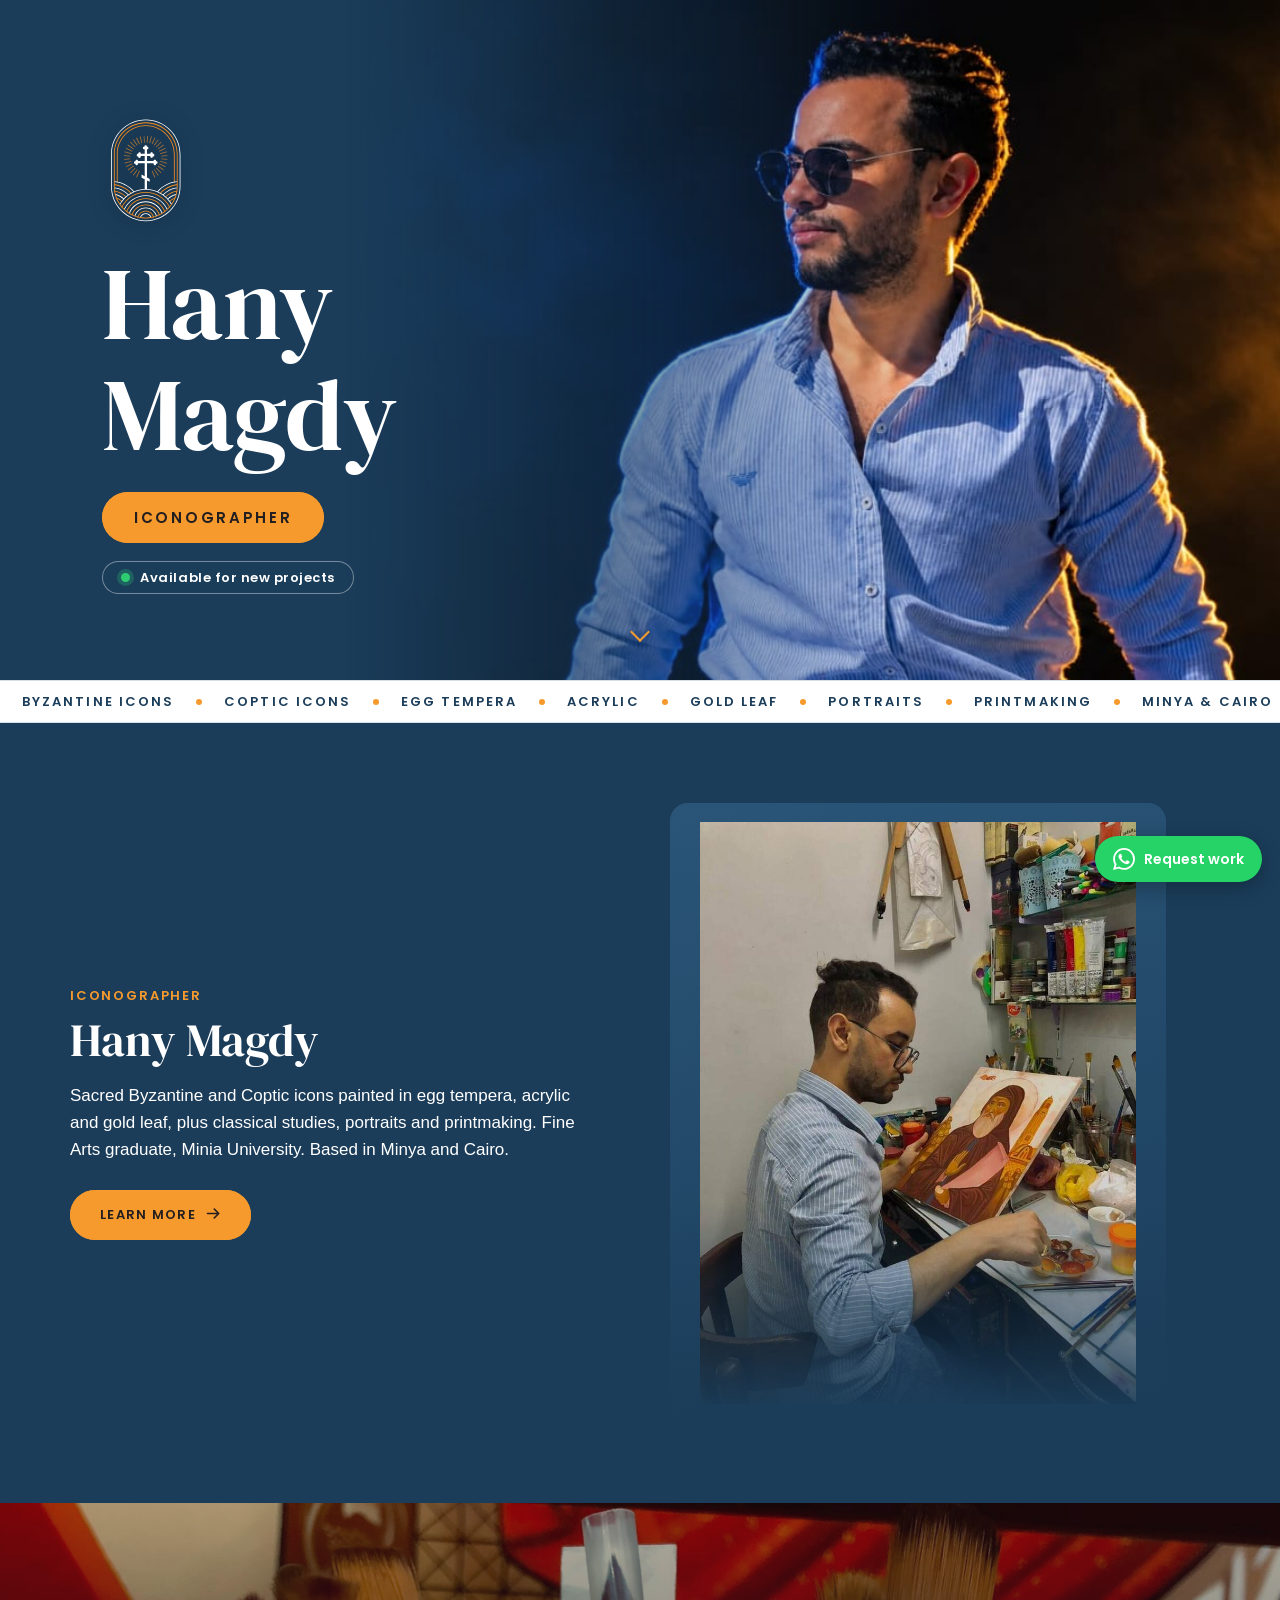
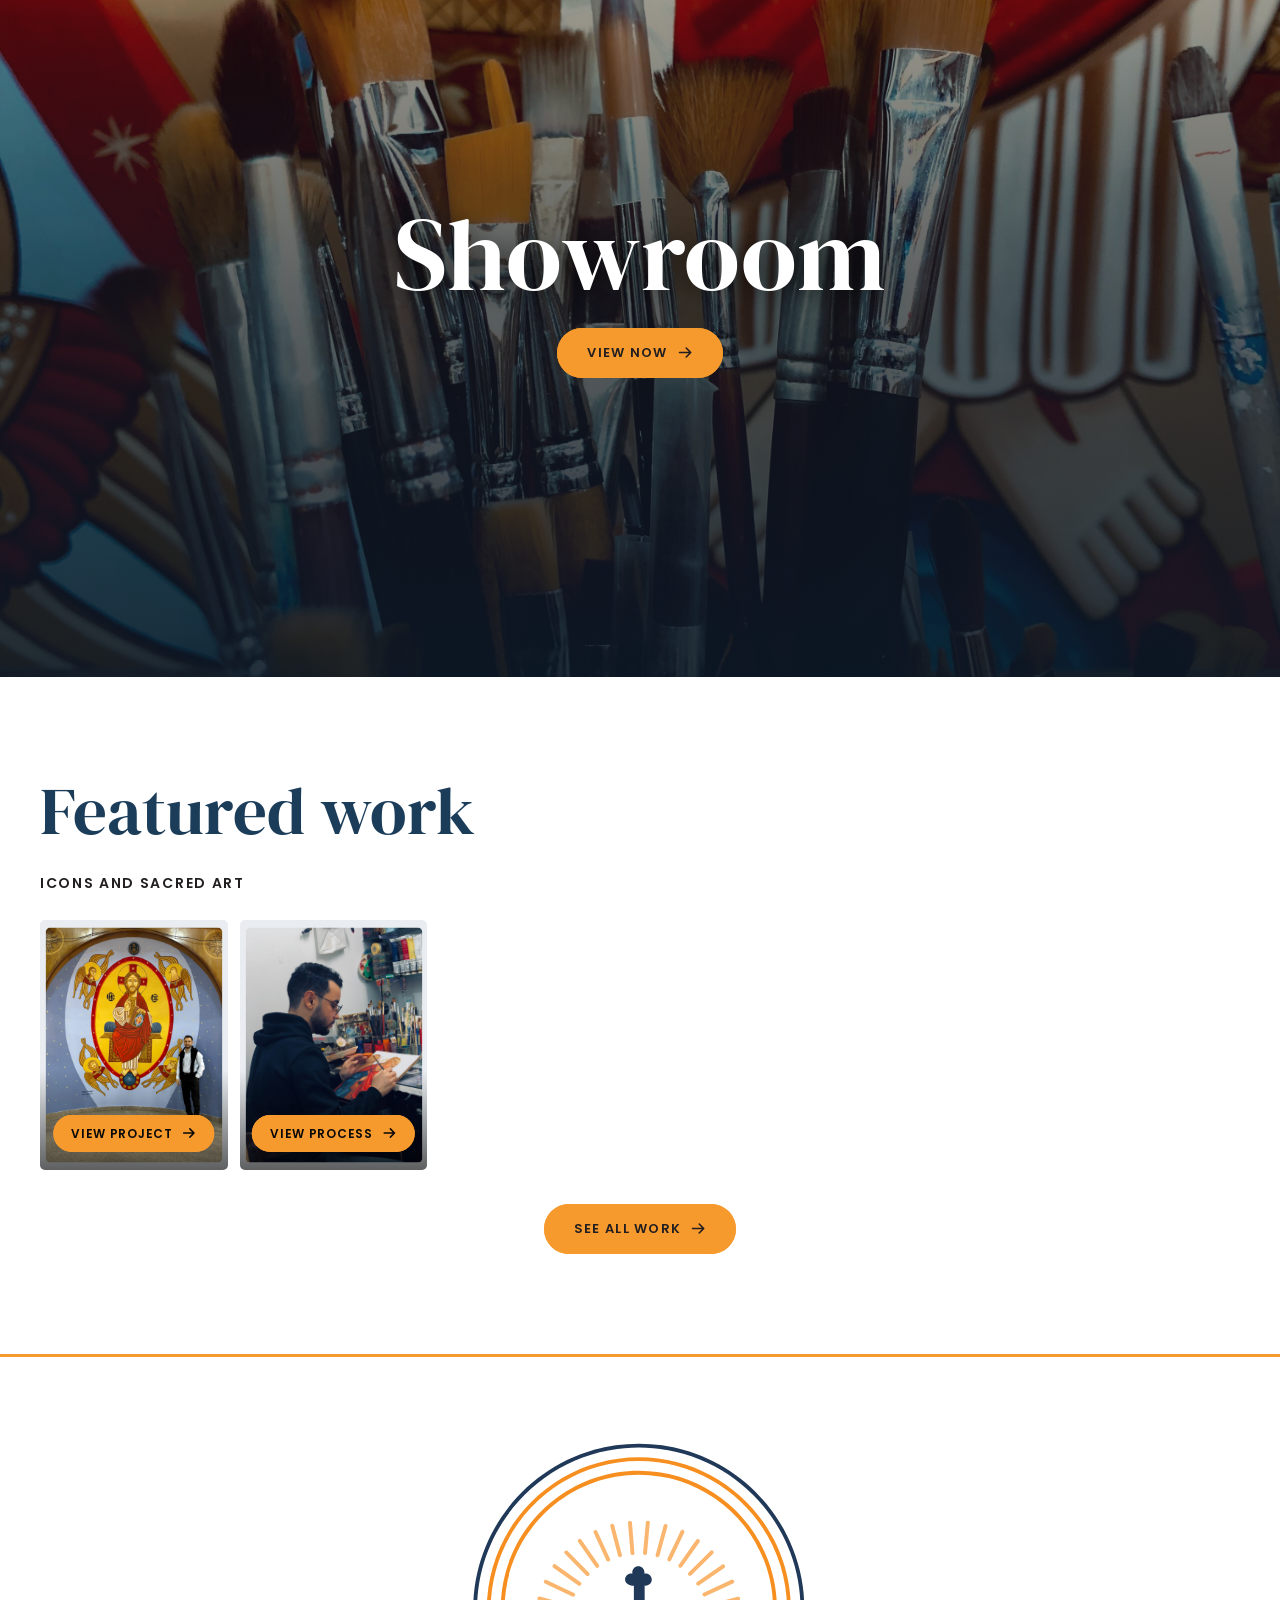
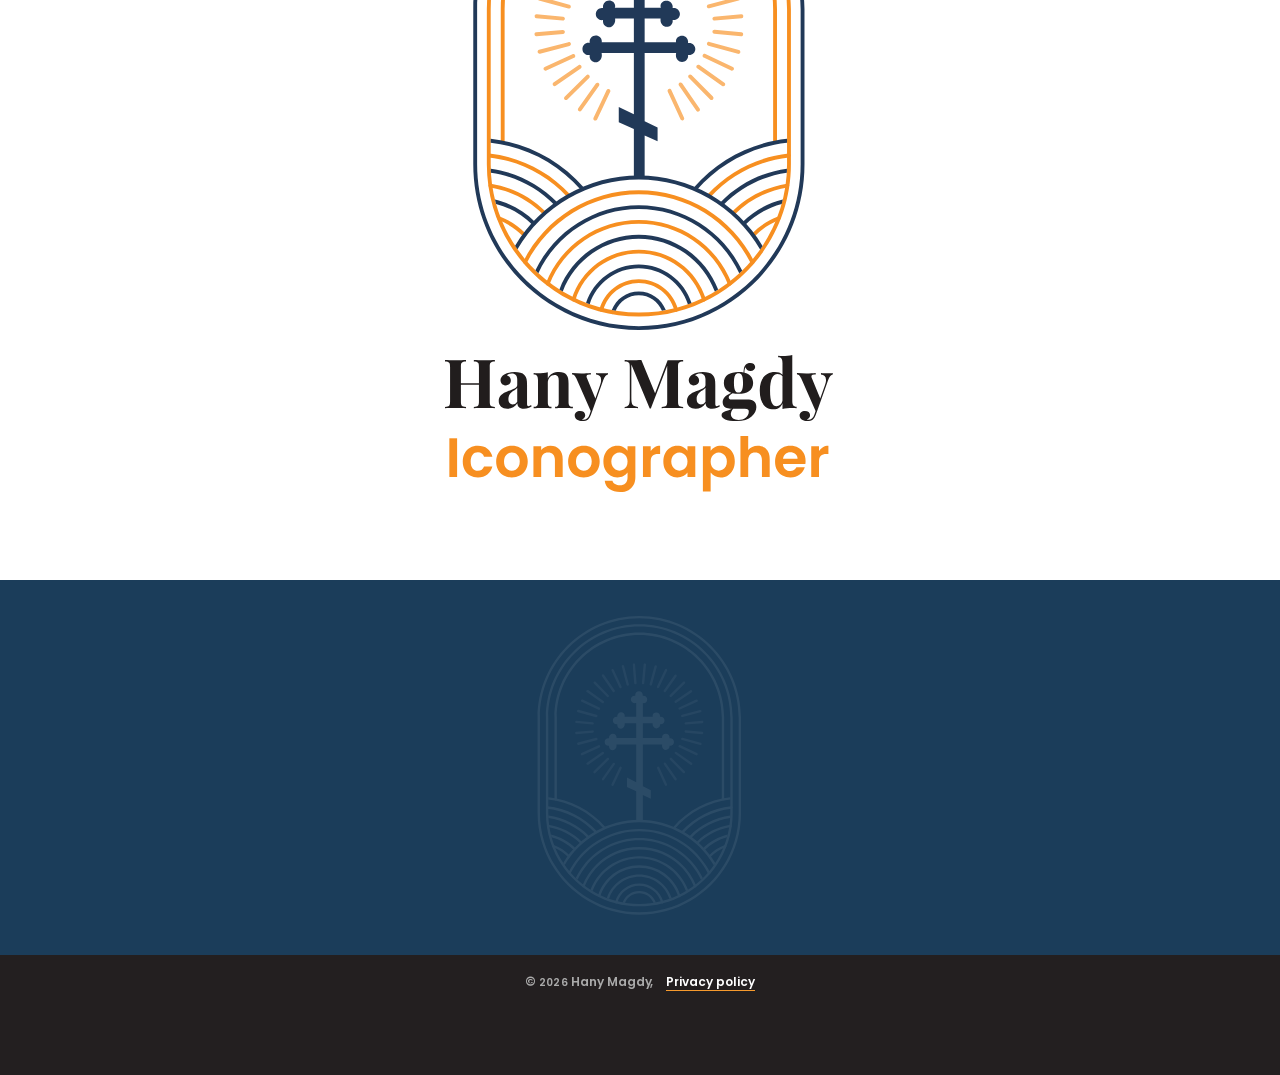
<file: index.html>
<!doctype html>
<html lang="en"
  ><head
    ><meta charset="utf-8" /><meta
      name="viewport"
      content="width=device-width,initial-scale=1"
    /><title>Hany Magdy | Iconographer</title
    ><link rel="icon" type="image/png" href="images/favicon.png" /><link
      rel="apple-touch-icon"
      href="images/apple-touch-icon.png"
    /><meta property="og:type" content="website" /><meta
      property="og:title"
      content="Hany Magdy | Iconographer, Minya &amp; Cairo"
    /><meta
      property="og:image"
      content="https://hanymagdy6.github.io/illustration/images/og-logo.jpg"
    /><link rel="stylesheet" href="css/style.css" /> </head
  ><body
    ><nav class="nav"
      ><div class="l"
        ><a href="#"><span data-i18n="home">Home</span></a
        ><a href="#about"><span data-i18n="about">About</span></a
        ><span class="dd"
          ><a class="ddt" href="#work"
            ><span data-i18n="work">Work</span><span class="car">&#9662;</span></a
          ><span class="ddp"
            ><a href="#work" data-t="c-byzantine"
              ><span data-i18n="byzantine_icons">Byzantine Icons</span></a
            ><a href="#work" data-t="c-coptic"><span data-i18n="coptic_art">Coptic Art</span></a
            ><a href="#work" data-t="c-mural"><span data-i18n="mural">Mural</span></a
            ><a href="#work" data-t="c-classical"
              ><span data-i18n="classical_studies">Classical Studies</span></a
            ><a href="#work" data-t="c-printmaking"
              ><span data-i18n="printmaking">Printmaking</span></a
            ><a href="#work" data-t="c-exhibitions"
              ><span data-i18n="exhibitions">Exhibitions</span></a
            ></span
          ></span
        ><a href="#process"><span data-i18n="process">Process</span></a
        ><a href="#contact"><span data-i18n="contact">Contact</span></a></div
      ><a
        class="r"
        href="https://www.behance.net/hanymagdy6"
        target="_blank"
        rel="noopener noreferrer"
        ><span data-i18n="behance">Behance</span></a
      ><button class="langbtn" type="button" aria-label="Language">عربي</button
      ><a class="mono" href="#"><img src="images/nav-logo-anim.svg" alt="Hany Magdy" /></a></nav
    ><div id="app"
      ><main class="pgv v-home"
        ><header class="hero" data-np
          ><div class="hbigw"
            ><img
              class="hbig"
              src="images/hero-hany.jpg"
              alt="Hany Magdy"
              width="1600"
              height="600" /></div
          ><div
            ><img class="hmark" src="images/nav-logo-anim.svg" alt="Hany Magdy logo" /><h1
              ><span data-i18n="hany">Hany</span><br /><span data-i18n="magdy">Magdy</span></h1
            ><p class="kick"><span data-i18n="iconographer">Iconographer</span></p
            ><p class="avail"
              ><i></i><span data-i18n="available_badge">Available for new projects</span></p
            ></div
          ><span class="scl" aria-hidden="true"><b></b></span></header
        ><div class="mq" aria-hidden="true"
          ><div class="mqrow mqen"
            ><div class="mqt"
              ><span class="mqi">Byzantine icons</span><i class="mqd"></i
              ><span class="mqi">Coptic icons</span><i class="mqd"></i
              ><span class="mqi">Egg tempera</span><i class="mqd"></i
              ><span class="mqi">Acrylic</span><i class="mqd"></i><span class="mqi">Gold leaf</span
              ><i class="mqd"></i><span class="mqi">Portraits</span><i class="mqd"></i
              ><span class="mqi">Printmaking</span><i class="mqd"></i
              ><span class="mqi">Minya &amp; Cairo</span><i class="mqd"></i
              ><span class="mqi">Byzantine icons</span><i class="mqd"></i
              ><span class="mqi">Coptic icons</span><i class="mqd"></i
              ><span class="mqi">Egg tempera</span><i class="mqd"></i
              ><span class="mqi">Acrylic</span><i class="mqd"></i><span class="mqi">Gold leaf</span
              ><i class="mqd"></i><span class="mqi">Portraits</span><i class="mqd"></i
              ><span class="mqi">Printmaking</span><i class="mqd"></i
              ><span class="mqi">Minya &amp; Cairo</span><i class="mqd"></i
              ><span class="mqi">Byzantine icons</span><i class="mqd"></i
              ><span class="mqi">Coptic icons</span><i class="mqd"></i
              ><span class="mqi">Egg tempera</span><i class="mqd"></i
              ><span class="mqi">Acrylic</span><i class="mqd"></i><span class="mqi">Gold leaf</span
              ><i class="mqd"></i><span class="mqi">Portraits</span><i class="mqd"></i
              ><span class="mqi">Printmaking</span><i class="mqd"></i
              ><span class="mqi">Minya &amp; Cairo</span><i class="mqd"></i></div></div
          ><div class="mqrow mqar"
            ><div class="mqt"
              ><span class="mqi">أيقونات بيزنطية</span><i class="mqd"></i
              ><span class="mqi">أيقونات قبطية</span><i class="mqd"></i
              ><span class="mqi">تمبرا البيض</span><i class="mqd"></i
              ><span class="mqi">أكريليك</span><i class="mqd"></i><span class="mqi">ورق الذهب</span
              ><i class="mqd"></i><span class="mqi">بورتريه</span><i class="mqd"></i
              ><span class="mqi">طباعة فنية</span><i class="mqd"></i
              ><span class="mqi">المنيا والقاهرة</span><i class="mqd"></i
              ><span class="mqi">أيقونات بيزنطية</span><i class="mqd"></i
              ><span class="mqi">أيقونات قبطية</span><i class="mqd"></i
              ><span class="mqi">تمبرا البيض</span><i class="mqd"></i
              ><span class="mqi">أكريليك</span><i class="mqd"></i><span class="mqi">ورق الذهب</span
              ><i class="mqd"></i><span class="mqi">بورتريه</span><i class="mqd"></i
              ><span class="mqi">طباعة فنية</span><i class="mqd"></i
              ><span class="mqi">المنيا والقاهرة</span><i class="mqd"></i
              ><span class="mqi">أيقونات بيزنطية</span><i class="mqd"></i
              ><span class="mqi">أيقونات قبطية</span><i class="mqd"></i
              ><span class="mqi">تمبرا البيض</span><i class="mqd"></i
              ><span class="mqi">أكريليك</span><i class="mqd"></i><span class="mqi">ورق الذهب</span
              ><i class="mqd"></i><span class="mqi">بورتريه</span><i class="mqd"></i
              ><span class="mqi">طباعة فنية</span><i class="mqd"></i
              ><span class="mqi">المنيا والقاهرة</span><i class="mqd"></i></div></div></div
        ><section class="about" id="about"
          ><div class="about-photo"
            ><img src="images/about.jpg" alt="Hany Magdy painting an icon" /></div
          ><div
            ><p class="ab1"><span data-i18n="iconographer">Iconographer</span></p
            ><h3><span data-i18n="hany_magdy">Hany Magdy</span></h3
            ><p
              ><span data-i18n="sacred_byzantine_and_coptic"
                >Sacred Byzantine and Coptic icons painted in egg tempera, acrylic and gold leaf,
                plus classical studies, portraits and printmaking. Fine Arts graduate, Minia
                University. Based in Minya and Cairo.</span
              ></p
            ><a class="pill" href="#about"><span data-i18n="learn_more">Learn more</span></a></div
          ></section
        ><section class="banner" style="background-image: url(images/brushes.jpg)"
          ><div
            ><h2><span data-i18n="showroom">Showroom</span></h2
            ><a class="pill" href="#work"><span data-i18n="view_now">View now</span></a></div
          ></section
        ><section class="band w" id="work"
          ><h2><span data-i18n="featured_work">Featured work</span></h2
          ><p class="sub"><span data-i18n="icons_and_sacred_art">Icons and sacred art</span></p
          ><div class="grid pg"
            ><figure class="card"
              ><a href="pantocrator/" class="fc"><img src="images/hf-mural.jpg" alt="Hany Magdy next to a church mural" /><span class="pill ac fcb" data-i18n="view_project">View Project</span></a></figure
            ><figure class="card"
              ><a href="#process" class="fc"><img src="images/hf-desk.jpg" alt="Hany Magdy painting an icon at his desk" /><span class="pill ac fcb" data-i18n="view_process">View Process</span></a></figure></div
          ><div class="more"
            ><a class="pill" href="#work"
              ><span data-i18n="see_all_work">See all work</span></a
            ></div
          ></section
        ><section class="band k" id="testimonials" hidden
          ><h2><span data-i18n="kind_words">Kind words</span></h2
          ><div class="tlist"></div></section
        ><section class="brand"
          ><img src="images/logo-full.svg" alt="Hany Magdy Iconographer" /></section
        ><footer class="foot" id="contact"
          ><h2><span data-i18n="see_more_of_the">See more of the work</span></h2
          ><a class="pill" href="#contact"
            ><span data-i18n="contact_me">Contact me</span></a
          ></footer
        ></main
      ><main class="pgv v-about"
        ><div class="abwrap"
          ><header class="pagehead"
            ><p class="ab1"><span data-i18n="iconographer">Iconographer</span></p
            ><h1><span data-i18n="about">About</span></h1></header
          ><section class="about"
            ><div class="about-photo"
              ><img src="images/about.jpg" alt="Hany Magdy painting an icon" /></div
            ><div
              ><p class="ab1"><span data-i18n="iconographer">Iconographer</span></p
              ><h3><span data-i18n="hany_magdy">Hany Magdy</span></h3
              ><p
                ><span data-i18n="hany_magdy_is_an"
                  >Hany Magdy is an iconographer based in Minya and Cairo. He paints sacred
                  Byzantine and Coptic icons in egg tempera, acrylic and gold leaf on wooden panels,
                  and studies the Renaissance masters to keep anatomy, light and form honest. He has
                  been painting icons since about 2018.</span
                ></p
              ><p
                ><span data-i18n="he_also_works_in"
                  >He also works in charcoal, pencil and mixed media portraits, and in relief and
                  intaglio printmaking. He is a Fine Arts graduate of Minia University.</span
                ></p
              ><a class="pill" href="#work"
                ><span data-i18n="view_the_work">View the work</span></a
              ></div
            ></section
          ></div
        ><section class="band w"
          ><h2><span data-i18n="what_i_do">What I do</span></h2
          ><div class="cols"
            ><div
              ><h3><span data-i18n="icons">Icons</span></h3
              ><p
                ><span data-i18n="byzantine_and_coptic_icons"
                  >Byzantine and Coptic icons in egg tempera, acrylic and gold leaf.</span
                ></p
              ></div
            ><div
              ><h3><span data-i18n="studies_and_portraits">Studies and portraits</span></h3
              ><p
                ><span data-i18n="classical_studies_charcoal_and"
                  >Classical studies, charcoal and pencil portraits, mixed media.</span
                ></p
              ></div
            ><div
              ><h3><span data-i18n="printmaking">Printmaking</span></h3
              ><p
                ><span data-i18n="relief_and_intaglio_prints"
                  >Relief and intaglio prints that mix sacred symbols with modern composition.</span
                ></p
              ></div
            ></div
          ></section
        ><section class="band k"
          ><div class="facts"
            ><div
              ><b><span data-i18n="fine_arts">Fine Arts</span></b
              ><span><span data-i18n="minia_university">Minia University</span></span></div
            ><div
              ><b><span data-i18n="egg_tempera">Egg tempera &amp; acrylic</span></b
              ><span><span data-i18n="and_gold_leaf">and gold leaf</span></span></div
            ><div
              ><b><span data-i18n="cairo">Minya &amp; Cairo</span></b
              ><span><span data-i18n="egypt">Egypt</span></span></div
            ></div
          ></section
        ><section class="brand"
          ><img src="images/logo-full.svg" alt="Hany Magdy Iconographer" /></section
        ><footer class="foot" id="contact"
          ><h2><span data-i18n="see_more_of_the">See more of the work</span></h2
          ><a class="pill" href="#contact"
            ><span data-i18n="contact_me">Contact me</span></a
          ></footer
        ></main
      ><main class="pgv v-work"
        ><header class="pagehead"
          ><p class="ab1"><span data-i18n="selected_work">Selected work</span></p
          ><h1><span data-i18n="work">Work</span></h1></header
        ><section class="signed rv"
          ><p
            class="ab1"
            style="
              color: #f79a2d;
              font-family: Poppins;
              font-weight: 600;
              letter-spacing: 0.14em;
              font-size: 13px;
              margin: 0;
            "
            ><span data-i18n="icon">ICON</span></p
          ><h2><span data-i18n="the_good_shepherd">The Good Shepherd</span></h2
          ><img src="images/gs1.jpg" alt="Good Shepherd icon on canvas" /><img
            src="images/gs2.jpg"
            alt="Good Shepherd, lamb detail" /><img
            src="images/gs3.jpg"
            alt="Good Shepherd, face detail" /><img
            src="images/gs5.jpg"
            alt="The finished Good Shepherd canvas in the studio" /></section
        ><section class="signed rv"
          ><p
            class="ab1"
            style="
              color: #f79a2d;
              font-family: Poppins;
              font-weight: 600;
              letter-spacing: 0.14em;
              font-size: 13px;
              margin: 0;
            "
            ><span data-i18n="icon">ICON</span></p
          ><h2><span data-i18n="christ_pantocrator">Christ Pantocrator</span></h2
          ><img src="images/gs4.jpg" alt="Christ Pantocrator, Sinai style, gold leaf halo" /><img
            src="images/pant-1.jpg"
            alt="The finished Christ Pantocrator icon on canvas" /><img
            src="images/pant-2.jpg"
            alt="Christ Pantocrator, gold halo detail" /></section
        ><section class="signed rv"
          ><p
            class="ab1"
            style="
              color: #f79a2d;
              font-family: Poppins;
              font-weight: 600;
              letter-spacing: 0.14em;
              font-size: 13px;
              margin: 0;
            "
            ><span data-i18n="icon">ICON</span></p
          ><h2><span data-i18n="father_matta_el_meskeen">Father Matta El-Meskeen</span></h2
          ><img
            src="images/pr9.jpg"
            alt="Icon of Father Matta El-Meskeen, Matthew the Poor, signed"
          /><img
            src="images/matta-2.jpg"
            alt="The finished Father Matta El-Meskeen icon in the studio"
          /><a class="pill" href="#process"
            ><span data-i18n="see_the_process">See the process</span></a
          ></section
        ><section class="signed rv"
          ><p
            class="ab1"
            style="
              color: #f79a2d;
              font-family: Poppins;
              font-weight: 600;
              letter-spacing: 0.14em;
              font-size: 13px;
              margin: 0;
            "
            ><span data-i18n="icon">ICON</span></p
          ><h2><span data-i18n="saint_anthony_the_great">Saint Anthony the Great</span></h2
          ><img
            src="images/st-anthony.jpg"
            alt="Icon of Saint Anthony the Great, blue hood and gold halo" /></section
        ><section class="signed rv"
          ><p
            class="ab1"
            style="
              color: #f79a2d;
              font-family: Poppins;
              font-weight: 600;
              letter-spacing: 0.14em;
              font-size: 13px;
              margin: 0;
            "
            ><span data-i18n="icon">ICON</span></p
          ><h2><span data-i18n="the_good_shepherd_coptic">The Good Shepherd, Coptic Style</span></h2
          ><img
            src="images/gs-coptic.jpg"
            alt="Good Shepherd icon in Coptic style on a gold ground" /></section
        ><section class="signed rv"
          ><p
            class="ab1"
            style="
              color: #f79a2d;
              font-family: Poppins;
              font-weight: 600;
              letter-spacing: 0.14em;
              font-size: 13px;
              margin: 0;
            "
            ><span data-i18n="icon">ICON</span></p
          ><h2><span data-i18n="the_mystical_supper">The Mystical Supper</span></h2
          ><img
            src="images/last-supper.jpg"
            alt="The Mystical Supper icon, framed, signed 2022" /></section
        ><section class="signed rv"
          ><p
            class="ab1"
            style="
              color: #f79a2d;
              font-family: Poppins;
              font-weight: 600;
              letter-spacing: 0.14em;
              font-size: 13px;
              margin: 0;
            "
            ><span data-i18n="icon">ICON</span></p
          ><h2><span data-i18n="the_resurrection">The Resurrection</span></h2
          ><img
            src="images/resurrection.jpg"
            alt="The Resurrection icon, Anastasis, egg tempera, acrylic and gold" /></section
        ><section class="signed rv"
          ><p
            class="ab1"
            style="
              color: #f79a2d;
              font-family: Poppins;
              font-weight: 600;
              letter-spacing: 0.14em;
              font-size: 13px;
              margin: 0;
            "
            ><span data-i18n="icon">ICON</span></p
          ><h2><span data-i18n="the_annunciation">The Annunciation</span></h2
          ><img
            src="images/annunciation.jpg"
            alt="The Annunciation icon on a red and gold ground" /></section
        ><section class="signed rv"
          ><p
            class="ab1"
            style="
              color: #f79a2d;
              font-family: Poppins;
              font-weight: 600;
              letter-spacing: 0.14em;
              font-size: 13px;
              margin: 0;
            "
            ><span data-i18n="icon">ICON</span></p
          ><h2><span data-i18n="virgin_and_child">Virgin and Child</span></h2
          ><img
            src="images/virgin-gold.jpg"
            alt="Virgin and Child icon on a gold ground, arched panel" /></section
        ><section class="signed rv"
          ><p
            class="ab1"
            style="
              color: #f79a2d;
              font-family: Poppins;
              font-weight: 600;
              letter-spacing: 0.14em;
              font-size: 13px;
              margin: 0;
            "
            ><span data-i18n="prints_and_lithography">PRINTS AND LITHOGRAPHY</span></p
          ><h2><span data-i18n="lithograph_edition_9_16">Lithograph, Edition 9/16</span></h2
          ><img
            src="images/litho-doves.jpg"
            alt="Black and white lithograph with pigeons and two figures, signed 9 of 16" /></section
        ><section class="signed rv"
          ><p
            class="ab1"
            style="
              color: #f79a2d;
              font-family: Poppins;
              font-weight: 600;
              letter-spacing: 0.14em;
              font-size: 13px;
              margin: 0;
            "
            ><span data-i18n="prints_and_lithography">PRINTS AND LITHOGRAPHY</span></p
          ><h2
            ><span data-i18n="cross_linocut_from_block"
              >Cross Linocut, from Block to Print</span
            ></h2
          ><div class="lseq"
            ><img
              src="images/lino-1.jpg"
              alt="Cross linocut on the desk, color layers beside the carving tools" /><img
              src="images/lino-2.jpg"
              alt="The finished cross linocut print in black" /><img
              src="images/lino-3.jpg"
              alt="The cross linocut on show at the exhibition" /><img
              src="images/lino-4.jpg"
              alt="Six framed linocut prints from the series" /></div></section
        ><section class="signed rv"
          ><p
            class="ab1"
            style="
              color: #f79a2d;
              font-family: Poppins;
              font-weight: 600;
              letter-spacing: 0.14em;
              font-size: 13px;
              margin: 0;
            "
            ><span data-i18n="fine_art_and_portraits">FINE ART AND PORTRAITS</span></p
          ><h2><span data-i18n="oil_portrait">Oil portrait</span></h2
          ><img src="images/port.jpg" alt="Oil portrait of a Coptic bishop" /></section
        ><section class="band w" id="work"
          ><h2><span data-i18n="featured_work">Featured work</span></h2
          ><p class="sub"><span data-i18n="icons_and_sacred_art">Icons and sacred art</span></p
          ><div class="grid pg"
            ><figure class="card"
              ><a href="pantocrator/" class="fc"><img src="images/hf-mural.jpg" alt="Hany Magdy next to a church mural" /><span class="pill ac fcb" data-i18n="view_project">View Project</span></a></figure
            ><figure class="card"
              ><a href="#process" class="fc"><img src="images/hf-desk.jpg" alt="Hany Magdy painting an icon at his desk" /><span class="pill ac fcb" data-i18n="view_process">View Process</span></a></figure></div></section
        ><section class="band k" id="c-byzantine"
          ><h2><span data-i18n="byzantine_icons">Byzantine Icons</span></h2
          ><p class="intro"
            ><span data-i18n="egg_tempera_acrylic_and"
              >Egg tempera, acrylic and gold leaf on wooden panels. Each piece reflects the beauty
              of the eternal divine presence and the comfort of praying creation.</span
            ></p
          ><div class="grid pg"
            ><figure class="card"><img src="images/pg03.jpg" alt="Byzantine icon" /></figure
            ><figure class="card"><img src="images/pg04.jpg" alt="Byzantine icon" /></figure
            ><figure class="card"><img src="images/pg05.jpg" alt="Byzantine icon" /></figure
            ><figure class="card"><img src="images/pg06.jpg" alt="Byzantine icon" /></figure
            ><figure class="card"><img src="images/pg07.jpg" alt="Byzantine icon" /></figure
            ><figure class="card"><img src="images/pg08.jpg" alt="Byzantine icon" /></figure
            ><figure class="card"><img src="images/pg09.jpg" alt="Byzantine icon" /></figure
            ><figure class="card"><img src="images/pg10.jpg" alt="Byzantine icon" /></figure
            ><figure class="card"><img src="images/pg11.jpg" alt="Byzantine icon" /></figure
            ><figure class="card"><img src="images/pg12.jpg" alt="Byzantine icon" /></figure
            ><figure class="card"
              ><img src="images/pg13.jpg" alt="Byzantine icon" /></figure></div></section
        ><section class="band w" id="c-coptic"
          ><h2><span data-i18n="coptic_art">Coptic Art</span></h2
          ><p class="intro"
            ><span data-i18n="inspired_by_the_ancient"
              >Inspired by the ancient Egyptian Christian heritage. These icons merge symbolic
              simplicity with deep theology.</span
            ></p
          ><div class="grid pg"
            ><figure class="card"><img src="images/pg15.jpg" alt="Coptic icon" /></figure
            ><figure class="card"><img src="images/pg16.jpg" alt="Coptic icon" /></figure
            ><figure class="card"><img src="images/pg17.jpg" alt="Coptic icon" /></figure
            ><figure class="card"><img src="images/pg18.jpg" alt="Coptic icon" /></figure
            ><figure class="card"><img src="images/pg19.jpg" alt="Coptic icon" /></figure
            ><figure class="card"><img src="images/pg20.jpg" alt="Coptic icon" /></figure
            ><figure class="card"><img src="images/pg21.jpg" alt="Coptic icon" /></figure
            ><figure class="card"><img src="images/pg22.jpg" alt="Coptic icon" /></figure
            ><figure class="card"><img src="images/pg23.jpg" alt="Coptic icon" /></figure
            ><figure class="card"
              ><img src="images/pg24.jpg" alt="Coptic icon" /></figure></div></section
        ><section class="band k" id="c-mural"
          ><h2><span data-i18n="mural">Mural</span></h2
          ><p class="sub"
            ><span data-i18n="signed_hany_magdy_iconographer"
              >Signed Hany Magdy, Iconographer</span
            ></p
          ><a class="cs" href="pantocrator/"
            ><img
              src="images/mural-front.jpg"
              alt="The finished Christ Pantocrator apse mural with the four living creatures"
              loading="lazy"
            /><span class="cst"
              ><b data-i18n="cs_kick">Case study</b
              ><strong data-i18n="cs_title">Christ Pantocrator, Apse Mural</strong
              ><span data-i18n="cs_blurb">The full story of the mural, from the blank wall to the gold.</span
              ><span class="pill" data-i18n="cs_view">View the case study</span></span
            ></a
          ><p class="sub" style="margin-top: 32px"
            ><span data-i18n="the_pantocrator_from_blank"
              >The Pantocrator, from blank wall to finished mural</span
            ></p
          ><div class="mproc"
            ><figure class="rv"
              ><img
                src="images/mp-01.jpg"
                alt="The empty church wall before work began"
                loading="lazy"
              /><figcaption><span data-i18n="cap_001">The blank wall</span></figcaption></figure
            ><figure class="rv"
              ><img
                src="images/mp-02.jpg"
                alt="The complete line drawing on the wall"
                loading="lazy"
              /><figcaption><span data-i18n="cap_002">The full drawing</span></figcaption></figure
            ><figure class="rv"
              ><img
                src="images/mp-03.jpg"
                alt="First colors: the red robes"
                loading="lazy"
              /><figcaption><span data-i18n="cap_003">First colors</span></figcaption></figure
            ><figure class="rv"
              ><img
                src="images/mp-04.jpg"
                alt="Hany beside the mural as the figures take shape"
                loading="lazy"
              /><figcaption><span data-i18n="cap_004">Taking shape</span></figcaption></figure
            ><figure class="rv"
              ><img src="images/mp-05.jpg" alt="Painting the robes" loading="lazy" /><figcaption
                ><span data-i18n="cap_005">Painting the robes</span></figcaption
              ></figure
            ><figure class="rv"
              ><img
                src="images/mp-06.jpg"
                alt="Painting the angel, upper left"
                loading="lazy"
              /><figcaption><span data-i18n="cap_006">Painting the angel</span></figcaption></figure
            ><figure class="rv"
              ><img
                src="images/mp-07.jpg"
                alt="Painting the face of Christ"
                loading="lazy"
              /><figcaption><span data-i18n="cap_007">The face of Christ</span></figcaption></figure
            ><figure class="rv"
              ><img
                src="images/mp-08.jpg"
                alt="Painting the eagle of the tetramorph"
                loading="lazy"
              /><figcaption><span data-i18n="cap_008">The eagle of John</span></figcaption></figure
            ><figure class="rv"
              ><img
                src="images/mp-09.jpg"
                alt="All figures in color on the white wall"
                loading="lazy"
              /><figcaption><span data-i18n="cap_009">Figures in color</span></figcaption></figure
            ><figure class="rv"
              ><img
                src="images/mp-10.jpg"
                alt="The tetramorph gilded, beside the nearly finished Christ"
                loading="lazy"
              /><figcaption
                ><span data-i18n="cap_010">The tetramorph in gold</span></figcaption
              ></figure
            ><figure class="rv"
              ><img
                src="images/mp-11.jpg"
                alt="Working from the scaffold"
                loading="lazy"
              /><figcaption><span data-i18n="cap_011">From the scaffold</span></figcaption></figure
            ><figure class="rv"
              ><img
                src="images/mp-12.jpg"
                alt="All figures complete, the mandorla still bare"
                loading="lazy"
              /><figcaption
                ><span data-i18n="cap_012">Before the mandorla</span></figcaption
              ></figure
            ><figure class="rv"
              ><img
                src="images/mp-13.jpg"
                alt="Face and Gospel book in progress"
                loading="lazy"
              /><figcaption><span data-i18n="cap_013">Face and book</span></figcaption></figure
            ><figure class="rv"
              ><img
                src="images/mp-14.jpg"
                alt="Painting the gold mandorla"
                loading="lazy"
              /><figcaption><span data-i18n="cap_014">The gold mandorla</span></figcaption></figure
            ><figure class="rv"
              ><img
                src="images/mp-15.jpg"
                alt="Laying in the blue background"
                loading="lazy"
              /><figcaption><span data-i18n="cap_015">The blue ground</span></figcaption></figure
            ><figure class="rv"
              ><img
                src="images/mp-16.jpg"
                alt="The blue ground complete, masking still on the arch"
                loading="lazy"
              /><figcaption
                ><span data-i18n="cap_016">The blue ground, full view</span></figcaption
              ></figure
            ><figure class="rv"
              ><img
                src="images/mp-17.jpg"
                alt="The blue ground around the gold mandorla"
                loading="lazy"
              /><figcaption
                ><span data-i18n="cap_017">Background complete</span></figcaption
              ></figure
            ><figure class="rv"
              ><img
                src="images/mp-18.jpg"
                alt="Painting the red ring of the mandorla"
                loading="lazy"
              /><figcaption><span data-i18n="cap_018">The red ring</span></figcaption></figure
            ><figure class="rv"
              ><img
                src="images/mp-19.jpg"
                alt="Painting the angel's face"
                loading="lazy"
              /><figcaption><span data-i18n="cap_019">The angel's face</span></figcaption></figure
            ><figure class="rv"
              ><img
                src="images/mp-20.jpg"
                alt="Painting the Alpha and Omega roundel"
                loading="lazy"
              /><figcaption><span data-i18n="cap_020">Alpha and Omega</span></figcaption></figure
            ><figure class="rv"
              ><img
                src="images/mp-21.jpg"
                alt="Late-stage work from the scaffold"
                loading="lazy"
              /><figcaption><span data-i18n="cap_021">On the scaffold</span></figcaption></figure
            ><figure class="rv"
              ><img
                src="images/mp-22.jpg"
                alt="Final touches, high on the wall"
                loading="lazy"
              /><figcaption><span data-i18n="cap_022">Final touches</span></figcaption></figure
            ><figure class="rv"
              ><img
                src="images/mp-23.jpg"
                alt="Hany beside the finished mural, signed"
                loading="lazy"
              /><figcaption><span data-i18n="cap_023">Signed</span></figcaption></figure
            ><figure class="rv"
              ><img
                src="images/mp-24.jpg"
                alt="The finished Pantocrator mural"
                loading="lazy"
              /><figcaption><span data-i18n="cap_024">The finished mural</span></figcaption></figure
            ><figure class="rv"
              ><img
                src="images/mp-25.jpg"
                alt="The finished mural, full frontal"
                loading="lazy"
              /><figcaption><span data-i18n="cap_025">Full view</span></figcaption></figure
            ><figure class="rv"
              ><img
                src="images/mp-26.jpg"
                alt="The work table in front of the nearly finished mural"
                loading="lazy"
              /><figcaption><span data-i18n="cap_026">The work table</span></figcaption></figure
            ><figure class="rv"
              ><img
                src="images/mp-27.jpg"
                alt="Detail: hand and Gospel book"
                loading="lazy"
              /><figcaption><span data-i18n="cap_027">Detail: the Gospel</span></figcaption></figure
            ><figure class="rv"
              ><img
                src="images/mp-28.jpg"
                alt="Detail: the face of Christ"
                loading="lazy"
              /><figcaption><span data-i18n="cap_028">Detail: the face</span></figcaption></figure
            ><figure class="rv"
              ><img
                src="images/mp-29.jpg"
                alt="Detail: face and blessing hand"
                loading="lazy"
              /><figcaption
                ><span data-i18n="cap_029">Detail: the blessing</span></figcaption
              ></figure
            ><figure class="rv"
              ><img
                src="images/mp-30.jpg"
                alt="The brushes that painted it"
                loading="lazy"
              /><figcaption><span data-i18n="cap_030">Brushes</span></figcaption></figure
            ></div
          ><p class="sub" style="margin-top: 32px"
            ><span data-i18n="other_murals">Other murals</span></p
          ><div class="mural" style="margin-top: 12px"
            ><img
              src="images/mural-chaplin.jpg"
              alt="Charlie Chaplin mural on a white brick wall"
              loading="lazy" /></div></section
        ><section class="band w" id="c-classical"
          ><h2><span data-i18n="classical_studies">Classical Studies</span></h2
          ><p class="intro"
            ><span data-i18n="studies_and_paintings_inspired"
              >Studies and paintings inspired by Renaissance masters, focusing on anatomy, light and
              form.</span
            ></p
          ><div class="grid pg"
            ><figure class="card"><img src="images/pg26.jpg" alt="Classical study" /></figure
            ><figure class="card"><img src="images/pg28.jpg" alt="Classical study" /></figure
            ><figure class="card"><img src="images/pg30.jpg" alt="Classical study" /></figure
            ><figure class="card"><img src="images/pg32.jpg" alt="Classical study" /></figure
            ><figure class="card"><img src="images/pg34.jpg" alt="Classical study" /></figure
            ><figure class="card"><img src="images/pg36.jpg" alt="Classical study" /></figure
            ><figure class="card"><img src="images/pg37.jpg" alt="Classical study" /></figure
            ><figure class="card"><img src="images/pg39.jpg" alt="Classical study" /></figure
            ><figure class="card"
              ><img src="images/pg67.jpg" alt="Gouache costume figures" /></figure
            ><figure class="card"
              ><img src="images/study-drapery.jpg" alt="Pencil study of draped fabric" /></figure
            ><figure class="card"
              ><img
                src="images/study-still.jpg"
                alt="Pencil still life with a portrait bust" /></figure
            ><figure class="card"><img src="images/pg41.jpg" alt="Portrait" /></figure
            ><figure class="card"><img src="images/pg42.jpg" alt="Portrait" /></figure
            ><figure class="card"><img src="images/pg43.jpg" alt="Portrait" /></figure
            ><figure class="card"><img src="images/pg44.jpg" alt="Portrait" /></figure
            ><figure class="card"><img src="images/pg46.jpg" alt="Portrait" /></figure
            ><figure class="card"><img src="images/pg48.jpg" alt="Portrait" /></figure
            ><figure class="card"
              ><img
                src="images/pencil-priest.jpg"
                alt="Pencil portrait of a Coptic priest holding a cross" /></figure
            ><figure class="card"
              ><img
                src="images/pencil-bearded.jpg"
                alt="Pencil portrait of a bearded man in a cap" /></figure
            ><figure class="card"
              ><img src="images/oil-reader.jpg" alt="Oil painting of an old man reading" /></figure
            ><figure class="card"
              ><img
                src="images/oil-pope.jpg"
                alt="Oil portrait of a Coptic pope with cross and staff" /></figure
            ><figure class="card"
              ><img
                src="images/oil-thorns.jpg"
                alt="Oil painting of Christ with the crown of thorns, 2023" /></figure
            ><figure class="card"
              ><img
                src="images/oil-monk.jpg"
                alt="Oil portrait of a Coptic monk with an ornate cross" /></figure
            ><figure class="card"
              ><img
                src="images/pg-framed.jpg"
                alt="Framed pencil portrait with clocks and birds" /></figure
            ><figure class="card"
              ><img
                src="images/pg72-portrait.jpg"
                alt="Pencil portrait of a man in a bow tie" /></figure
            ><figure class="card"
              ><img src="images/pg76.jpg" alt="Pencil portrait of two children" /></figure
            ><figure class="card"
              ><img
                src="images/pg80.jpg"
                alt="Pencil portraits: a smiling bearded man and a framed bearded man" /></figure
            ><figure class="card"
              ><img
                src="images/pg84.jpg"
                alt="Pencil portraits of a man in a hat" /></figure></div></section
        ><section class="band k" id="c-printmaking"
          ><h2><span data-i18n="printmaking">Printmaking</span></h2
          ><p class="intro"
            ><span data-i18n="relief_and_intaglio_printing"
              >Relief and intaglio printing, combining sacred symbols with modern composition.</span
            ></p
          ><div class="grid pg"
            ><figure class="card"><img src="images/pg51.jpg" alt="Printmaking" /></figure
            ><figure class="card"><img src="images/pg53.jpg" alt="Printmaking" /></figure
            ><figure class="card"><img src="images/pg55.jpg" alt="Printmaking" /></figure
            ><figure class="card"><img src="images/pg58.jpg" alt="Printmaking" /></figure
            ><figure class="card"
              ><img
                src="images/print-salah.jpg"
                alt="Mohamed Salah portrait print in orange and sepia" /></figure
            ><figure class="card"
              ><img
                src="images/print-calligraphy.jpg"
                alt="Four Arabic calligraphy linocut prints" /></figure
            ><figure class="card"
              ><img src="images/print-dragons.jpg" alt="Etching of two dragons" /></figure
            ><figure class="card"
              ><img
                src="images/print-abstract.jpg"
                alt="Abstract black and white print with eye motifs" /></figure></div></section
        ><section class="band w" id="c-exhibitions"
          ><h2><span data-i18n="exhibitions">Exhibitions</span></h2
          ><p class="intro"
            ><span data-i18n="exhibitions_workshops_and_studio"
              >Exhibitions, workshops and studio moments.</span
            ></p
          ><div class="grid pg"
            ><figure class="card"><img src="images/pg63.jpg" alt="Exhibition and studio" /></figure
            ><figure class="card"><img src="images/pg65.jpg" alt="Exhibition and studio" /></figure
            ><figure class="card"><img src="images/pg69.jpg" alt="Exhibition and studio" /></figure
            ><figure class="card"
              ><img
                src="images/exh-litho.jpg"
                alt="Hany beside his pigeons lithograph at the exhibition" /></figure
            ><figure class="card"
              ><img
                src="images/exh-wall.jpg"
                alt="Hany beside a wall of his Mohamed Salah prints" /></figure
            ><figure class="card"
              ><img src="images/exh-gallery.jpg" alt="Visitors at the gallery exhibition" /></figure
            ><figure class="card"
              ><img
                src="images/studio-press.jpg"
                alt="In the print studio with the etching press" /></figure
            ><figure class="card"
              ><img
                src="images/pg-exh-1.jpg"
                alt="Hany beside his framed pencil portrait at the exhibition" /></figure
            ><figure class="card"
              ><img
                src="images/pg-exh-2.jpg"
                alt="Hany beside the frame of his six linocut prints" /></figure
            ><figure class="card"
              ><img
                src="images/pg-exh-3.jpg"
                alt="Hany at the exhibition with his framed prints" /></figure></div></section
        ><footer class="foot" id="contact"
          ><h2><span data-i18n="see_more_of_the">See more of the work</span></h2
          ><a class="pill" href="#contact"
            ><span data-i18n="contact_me">Contact me</span></a
          ></footer
        ></main
      ><main class="pgv v-process"
        ><header class="pagehead"
          ><p class="ab1"><span data-i18n="behind_the_work">Behind the work</span></p
          ><h1><span data-i18n="process">Process</span></h1></header
        ><a class="cs" href="work-stages/"
          ><img src="images/ws-angel-3.jpg" width="1200" height="1600" alt="The angel icon with the gold leaf halo" loading="lazy" /><span class="cst"
            ><b data-i18n="ws_kick">Work in stages</b
            ><strong data-i18n="ws_title">From the first lines to the finished work</strong
            ><span data-i18n="ws_blurb">Icons and portraits, step by step.</span
            ><span class="pill" data-i18n="ws_view">See the stages</span></span
          ></a
        ><section class="pr"
          ><figure class="rv"
            ><img
              src="images/pr-hand.jpg"
              alt="Painting the icon by hand, brush on the panel"
            /><figcaption
              ><span data-i18n="cap_031">Painting the icon, brush in hand</span></figcaption
            ></figure
          ><figure class="rv"
            ><img
              src="images/pr1.jpg"
              alt="Painting the Good Shepherd icon at the desk"
              loading="lazy"
            /><figcaption
              ><span data-i18n="cap_032"
                >Painting the Good Shepherd icon at the desk</span
              ></figcaption
            ></figure
          ><figure class="rv"
            ><img
              src="images/pr2.jpg"
              alt="The robes and scroll, layer by layer"
              loading="lazy"
            /><figcaption
              ><span data-i18n="cap_033">The robes and scroll, layer by layer</span></figcaption
            ></figure
          ><figure class="rv"
            ><img
              src="images/pr3.jpg"
              alt="Pigments laid out beside the panel"
              loading="lazy"
            /><figcaption
              ><span data-i18n="cap_034">Pigments laid out beside the panel</span></figcaption
            ></figure
          ><figure class="rv"
            ><img
              src="images/pr4.jpg"
              alt="Gold leaf laid over the halo"
              loading="lazy"
            /><figcaption
              ><span data-i18n="cap_035">Gold leaf laid over the halo</span></figcaption
            ></figure
          ><figure class="rv"
            ><img
              src="images/pr5.jpg"
              alt="Building the face, layer by layer"
              loading="lazy"
            /><figcaption
              ><span data-i18n="cap_036">Building the face, layer by layer</span></figcaption
            ></figure
          ><figure class="rv"
            ><img
              src="images/pr-matta.jpg"
              alt="The Father Matta icon, red underpainting"
              loading="lazy"
            /><figcaption
              ><span data-i18n="cap_037">The Father Matta icon, red underpainting</span></figcaption
            ></figure
          ><figure class="rv"
            ><img
              src="images/pr6.jpg"
              alt="The varnish, poured over the surface"
              loading="lazy"
            /><figcaption
              ><span data-i18n="cap_038">The varnish, poured over the surface</span></figcaption
            ></figure
          ><figure class="rv"
            ><img
              src="images/pr7.jpg"
              alt="Working the varnish into the surface"
              loading="lazy"
            /><figcaption
              ><span data-i18n="cap_039">Working the varnish into the surface</span></figcaption
            ></figure
          ><figure class="rv"
            ><img
              src="images/pr8.jpg"
              alt="Detail after gilding and varnish"
              loading="lazy"
            /><figcaption
              ><span data-i18n="cap_040">Detail after gilding and varnish</span></figcaption
            ></figure
          ><figure class="rv"
            ><img
              src="images/pr9.jpg"
              alt="The finished Father Matta El-Meskeen icon, signed"
              loading="lazy"
            /><figcaption
              ><span data-i18n="cap_041"
                >The finished Father Matta El-Meskeen icon, signed</span
              ></figcaption
            ></figure
          ><figure class="rv"
            ><img
              src="images/pr10.jpg"
              alt="Packed for delivery, with the Iconographer label"
              loading="lazy"
            /><figcaption
              ><span data-i18n="cap_042"
                >Packed for delivery, with the Iconographer label</span
              ></figcaption
            ></figure
          ><figure class="rv"
            ><img
              src="images/pm-1.jpg"
              alt="Christ Pantocrator mural, the drawing on the wall"
              loading="lazy"
            /><figcaption
              ><span data-i18n="cap_043"
                >Pantocrator mural, the drawing on the wall</span
              ></figcaption
            ></figure
          ><figure class="rv"
            ><img
              src="images/pm-2.jpg"
              alt="Pantocrator mural, face and book blocked in"
              loading="lazy"
            /><figcaption
              ><span data-i18n="cap_044">Face and book blocked in</span></figcaption
            ></figure
          ><figure class="rv"
            ><img
              src="images/pm-3.jpg"
              alt="Pantocrator mural, the gold circle above the altar"
              loading="lazy"
            /><figcaption
              ><span data-i18n="cap_045">The gold circle above the altar</span></figcaption
            ></figure
          ><figure class="rv"
            ><img
              src="images/pm-4.jpg"
              alt="Pantocrator mural, final details"
              loading="lazy"
            /><figcaption
              ><span data-i18n="cap_046">Final details, nearly finished</span></figcaption
            ></figure
          ><figure class="rv"
            ><img
              src="images/mp-01.jpg"
              alt="The Pantocrator mural, the blank apse wall"
              loading="lazy"
            /><figcaption
              ><span data-i18n="cap_047"
                >The Pantocrator mural, the blank apse wall</span
              ></figcaption
            ></figure
          ><figure class="rv"
            ><img
              src="images/mp-02.jpg"
              alt="The full drawing on the apse wall"
              loading="lazy"
            /><figcaption
              ><span data-i18n="cap_048">The full drawing on the apse wall</span></figcaption
            ></figure
          ><figure class="rv"
            ><img
              src="images/mp-03.jpg"
              alt="First colors on the robes"
              loading="lazy"
            /><figcaption
              ><span data-i18n="cap_049">First colors on the robes</span></figcaption
            ></figure
          ><figure class="rv"
            ><img src="images/mp-04.jpg" alt="The figures taking shape" loading="lazy" /><figcaption
              ><span data-i18n="cap_050">The figures taking shape</span></figcaption
            ></figure
          ><figure class="rv"
            ><img
              src="images/mp-05.jpg"
              alt="Painting the robes and the throne"
              loading="lazy"
            /><figcaption
              ><span data-i18n="cap_051">Painting the robes and the throne</span></figcaption
            ></figure
          ><figure class="rv"
            ><img
              src="images/mp-06.jpg"
              alt="Painting the angel's wing"
              loading="lazy"
            /><figcaption
              ><span data-i18n="cap_052">Painting the angel's wing</span></figcaption
            ></figure
          ><figure class="rv"
            ><img
              src="images/mp-07.jpg"
              alt="Painting the face of Christ"
              loading="lazy"
            /><figcaption
              ><span data-i18n="cap_053">Painting the face of Christ</span></figcaption
            ></figure
          ><figure class="rv"
            ><img
              src="images/mp-08.jpg"
              alt="Painting the eagle of the tetramorph"
              loading="lazy"
            /><figcaption
              ><span data-i18n="cap_054">Painting the eagle of the tetramorph</span></figcaption
            ></figure
          ><figure class="rv"
            ><img src="images/mp-09.jpg" alt="All the figures in color" loading="lazy" /><figcaption
              ><span data-i18n="cap_055">All the figures in color</span></figcaption
            ></figure
          ><figure class="rv"
            ><img src="images/mp-10.jpg" alt="The tetramorph gilded" loading="lazy" /><figcaption
              ><span data-i18n="cap_056">The tetramorph gilded</span></figcaption
            ></figure
          ><figure class="rv"
            ><img
              src="images/mp-11.jpg"
              alt="Working from the scaffold"
              loading="lazy"
            /><figcaption
              ><span data-i18n="cap_057">Working from the scaffold</span></figcaption
            ></figure
          ><figure class="rv"
            ><img
              src="images/mp-12.jpg"
              alt="The figures complete, before the mandorla"
              loading="lazy"
            /><figcaption
              ><span data-i18n="cap_058"
                >The figures complete, before the mandorla</span
              ></figcaption
            ></figure
          ><figure class="rv"
            ><img
              src="images/mp-13.jpg"
              alt="The face of Christ in progress"
              loading="lazy"
            /><figcaption
              ><span data-i18n="cap_059">The face of Christ in progress</span></figcaption
            ></figure
          ><figure class="rv"
            ><img
              src="images/mp-14.jpg"
              alt="The gold mandorla going in"
              loading="lazy"
            /><figcaption
              ><span data-i18n="cap_060">The gold mandorla going in</span></figcaption
            ></figure
          ><figure class="rv"
            ><img
              src="images/mp-26.jpg"
              alt="The work table, paints and brushes"
              loading="lazy"
            /><figcaption
              ><span data-i18n="cap_061">The work table, paints and brushes</span></figcaption
            ></figure
          ><figure class="rv"
            ><img src="images/mp-17.jpg" alt="The blue ground complete" loading="lazy" /><figcaption
              ><span data-i18n="cap_062">The blue ground complete</span></figcaption
            ></figure
          ><figure class="rv"
            ><img
              src="images/mp-18.jpg"
              alt="Painting the red ring of the mandorla"
              loading="lazy"
            /><figcaption
              ><span data-i18n="cap_063">Painting the red ring of the mandorla</span></figcaption
            ></figure
          ><figure class="rv"
            ><img
              src="images/mp-19.jpg"
              alt="Painting the angel's face"
              loading="lazy"
            /><figcaption
              ><span data-i18n="cap_064">Painting the angel's face</span></figcaption
            ></figure
          ><figure class="rv"
            ><img
              src="images/mp-20.jpg"
              alt="Painting the Alpha and Omega roundel"
              loading="lazy"
            /><figcaption
              ><span data-i18n="cap_065">Painting the Alpha and Omega roundel</span></figcaption
            ></figure
          ><figure class="rv"
            ><img
              src="images/mp-25.jpg"
              alt="The red ring complete, behind the scaffold"
              loading="lazy"
            /><figcaption
              ><span data-i18n="cap_066"
                >The red ring complete, behind the scaffold</span
              ></figcaption
            ></figure
          ><figure class="rv"
            ><img src="images/mp-21.jpg" alt="A pause on the scaffold" loading="lazy" /><figcaption
              ><span data-i18n="cap_067">A pause on the scaffold</span></figcaption
            ></figure
          ><figure class="rv"
            ><img
              src="images/mp-22.jpg"
              alt="Final touches, high on the wall"
              loading="lazy"
            /><figcaption
              ><span data-i18n="cap_068">Final touches, high on the wall</span></figcaption
            ></figure
          ><figure class="rv"
            ><img
              src="images/mp-30.jpg"
              alt="The brushes that painted it"
              loading="lazy"
            /><figcaption
              ><span data-i18n="cap_069">The brushes that painted it</span></figcaption
            ></figure
          ><figure class="rv"
            ><video src="images/process.mp4" controls playsinline preload="metadata"></video
            ><figcaption
              ><span data-i18n="cap_070"
                >Painting the Father's Embrace, brushwork in real time</span
              ></figcaption
            ></figure
          ><figure class="rv"
            ><img
              src="images/pr-res.jpg"
              alt="Painting the Resurrection icon at the desk"
              loading="lazy"
            /><figcaption
              ><span data-i18n="cap_071"
                >The Resurrection icon, building the colors</span
              ></figcaption
            ></figure
          ><figure class="rv"
            ><img
              src="images/pr-virgin.jpg"
              alt="Painting the Virgin and Child, face detail"
              loading="lazy"
            /><figcaption
              ><span data-i18n="cap_072">The Virgin and Child, fine detail</span></figcaption
            ></figure
          ><figure class="rv"
            ><img
              src="images/pr-pencil.jpg"
              alt="Pencil portrait of a priest, first pass"
              loading="lazy"
            /><figcaption
              ><span data-i18n="cap_073">Pencil portrait, first pass</span></figcaption
            ></figure
          ><figure class="rv"
            ><img
              src="images/pr-supper.jpg"
              alt="Painting the Mystical Supper at full scale"
              loading="lazy"
            /><figcaption
              ><span data-i18n="cap_074"
                >Painting the Mystical Supper at full scale</span
              ></figcaption
            ></figure
          ><figure class="rv"
            ><img
              src="images/pr-studio.jpg"
              alt="Hany painting at the desk in the studio"
              loading="lazy"
            /><figcaption
              ><span data-i18n="cap_075">At the desk in the studio</span></figcaption
            ></figure
          ><figure class="rv"
            ><img
              src="images/pr-gs.jpg"
              alt="Painting the Good Shepherd canvas at the desk"
              loading="lazy"
            /><figcaption
              ><span data-i18n="cap_076"
                >Painting the Good Shepherd canvas at the desk</span
              ></figcaption
            ></figure
          ><figure class="rv"
            ><img
              src="images/pr-res2.jpg"
              alt="The Resurrection, first colors on the panel"
              loading="lazy"
            /><figcaption
              ><span data-i18n="cap_077"
                >The Resurrection, first colors on the panel</span
              ></figcaption
            ></figure
          ><figure class="rv"
            ><img
              src="images/pr-res3.jpg"
              alt="The Resurrection, detail work with the mahl stick"
              loading="lazy"
            /><figcaption
              ><span data-i18n="cap_078"
                >The Resurrection, detail work with the mahl stick</span
              ></figcaption
            ></figure
          ><figure class="rv"
            ><img
              src="images/pr-res4.jpg"
              alt="Painting the Resurrection at the easel"
              loading="lazy"
            /><figcaption
              ><span data-i18n="cap_079">Painting the Resurrection at the easel</span></figcaption
            ></figure
          ><figure class="rv"
            ><img
              src="images/pr-res5.jpg"
              alt="The Resurrection, figures taking shape"
              loading="lazy"
            /><figcaption
              ><span data-i18n="cap_080">The Resurrection, figures taking shape</span></figcaption
            ></figure
          ><figure class="rv"
            ><img
              src="images/pr-res6.jpg"
              alt="The Resurrection, robes and halos"
              loading="lazy"
            /><figcaption
              ><span data-i18n="cap_081">The Resurrection, robes and halos</span></figcaption
            ></figure
          ><figure class="rv"
            ><img
              src="images/pr-res7.jpg"
              alt="The Resurrection, working from the reference"
              loading="lazy"
            /><figcaption
              ><span data-i18n="cap_082"
                >The Resurrection, working from the reference</span
              ></figcaption
            ></figure
          ><figure class="rv"
            ><img
              src="images/pr-arch1.jpg"
              alt="The Father's Embrace icon, orange underpainting"
              loading="lazy"
            /><figcaption
              ><span data-i18n="cap_083"
                >The Father's Embrace, orange underpainting</span
              ></figcaption
            ></figure
          ><figure class="rv"
            ><img
              src="images/pr-arch2.jpg"
              alt="The Father's Embrace, robes blocked in"
              loading="lazy"
            /><figcaption
              ><span data-i18n="cap_084">The Father's Embrace, robes blocked in</span></figcaption
            ></figure
          ><figure class="rv"
            ><img
              src="images/pr-arch3.jpg"
              alt="The Father's Embrace on the desk"
              loading="lazy"
            /><figcaption
              ><span data-i18n="cap_085">The Father's Embrace on the desk</span></figcaption
            ></figure
          ><figure class="rv"
            ><img
              src="images/pr-arch4.jpg"
              alt="Painting the wing of the Father's Embrace"
              loading="lazy"
            /><figcaption
              ><span data-i18n="cap_086"
                >Painting the wing of the Father's Embrace</span
              ></figcaption
            ></figure
          ><figure class="rv"
            ><img
              src="images/pr-arch5.jpg"
              alt="The Father's Embrace, face details"
              loading="lazy"
            /><figcaption
              ><span data-i18n="cap_087">The Father's Embrace, face details</span></figcaption
            ></figure
          ><figure class="rv"
            ><img
              src="images/pr-arch6.jpg"
              alt="The Father's Embrace icon with the IC shield, nearly finished"
              loading="lazy"
            /><figcaption
              ><span data-i18n="cap_088">The Father's Embrace, nearly finished</span></figcaption
            ></figure
          ><figure class="rv"
            ><img
              src="images/pr-pant1.jpg"
              alt="Pantocrator on canvas, ochre underpainting"
              loading="lazy"
            /><figcaption
              ><span data-i18n="cap_089"
                >Pantocrator on canvas, ochre underpainting</span
              ></figcaption
            ></figure
          ><figure class="rv"
            ><img
              src="images/pr-pant2.jpg"
              alt="The Pantocrator on the easel"
              loading="lazy"
            /><figcaption
              ><span data-i18n="cap_090">The Pantocrator on the easel</span></figcaption
            ></figure
          ><figure class="rv"
            ><img
              src="images/pr-pant3.jpg"
              alt="Painting the Pantocrator canvas"
              loading="lazy"
            /><figcaption
              ><span data-i18n="cap_091">Painting the Pantocrator canvas</span></figcaption
            ></figure
          ><figure class="rv"
            ><img
              src="images/pr-pant4.jpg"
              alt="The Pantocrator, working on the face"
              loading="lazy"
            /><figcaption
              ><span data-i18n="cap_092">The Pantocrator, working on the face</span></figcaption
            ></figure
          ><figure class="rv"
            ><img
              src="images/pr-pant5.jpg"
              alt="The Pantocrator, colors nearly complete"
              loading="lazy"
            /><figcaption
              ><span data-i18n="cap_093">The Pantocrator, colors nearly complete</span></figcaption
            ></figure
          ><figure class="rv"
            ><img src="images/pr-pant6.jpg" alt="The face, up close" loading="lazy" /><figcaption
              ><span data-i18n="cap_094">The face, up close</span></figcaption
            ></figure
          ><figure class="rv"
            ><img
              src="images/pr-pant7.jpg"
              alt="The face, fine modeling"
              loading="lazy"
            /><figcaption
              ><span data-i18n="cap_095">The face, fine modeling</span></figcaption
            ></figure
          ><figure class="rv"
            ><img
              src="images/pr-pant8.jpg"
              alt="Face and halo, checking the angle"
              loading="lazy"
            /><figcaption
              ><span data-i18n="cap_096">Face and halo, checking the angle</span></figcaption
            ></figure
          ><figure class="rv"
            ><img
              src="images/pr-pant9.jpg"
              alt="The face, final modeling"
              loading="lazy"
            /><figcaption
              ><span data-i18n="cap_097">The face, final modeling</span></figcaption
            ></figure
          ><figure class="rv"
            ><img src="images/pr-pant10.jpg" alt="Gilding the halo" loading="lazy" /><figcaption
              ><span data-i18n="cap_098">Gilding the halo</span></figcaption
            ></figure
          ><figure class="rv"
            ><img
              src="images/pr-pant11.jpg"
              alt="Final touches on the Pantocrator"
              loading="lazy"
            /><figcaption
              ><span data-i18n="cap_099">Final touches on the Pantocrator</span></figcaption
            ></figure
          ><figure class="rv"
            ><img
              src="images/pr-pencil2.jpg"
              alt="Charcoal portrait with the clocks, at the easel"
              loading="lazy"
            /><figcaption
              ><span data-i18n="cap_100"
                >Charcoal portrait with the clocks, at the easel</span
              ></figcaption
            ></figure
          ><figure class="rv"
            ><img
              src="images/pr-pencil3.jpg"
              alt="Pencil portrait in progress"
              loading="lazy"
            /><figcaption
              ><span data-i18n="cap_101">Pencil portrait in progress</span></figcaption
            ></figure
          ><figure class="rv"
            ><img
              src="images/pr-studio2.jpg"
              alt="Painting the Virgin icon at the desk"
              loading="lazy"
            /><figcaption
              ><span data-i18n="cap_102">Painting the Virgin icon at the desk</span></figcaption
            ></figure
          ><figure class="rv"
            ><img
              src="images/pr-ang1.jpg"
              alt="The Annunciation angel, checking the proportions with a compass"
              loading="lazy"
            /><figcaption
              ><span data-i18n="cap_103">The Annunciation angel, checking the proportions with a compass</span></figcaption
            ></figure
          ><figure class="rv"
            ><img
              src="images/pr-ang2.jpg"
              alt="The Annunciation angel, the full orange underdrawing on canvas"
              loading="lazy"
            /><figcaption
              ><span data-i18n="cap_104">The Annunciation angel, the full orange underdrawing on canvas</span></figcaption
            ></figure
          ><figure class="rv"
            ><img
              src="images/pr-ang3.jpg"
              alt="The Annunciation angel, painting the dark brown hair"
              loading="lazy"
            /><figcaption
              ><span data-i18n="cap_105">The Annunciation angel, painting the dark brown hair</span></figcaption
            ></figure
          ><figure class="rv"
            ><img
              src="images/pr-ang4.jpg"
              alt="The Annunciation angel, colour blocking started"
              loading="lazy"
            /><figcaption
              ><span data-i18n="cap_106">The Annunciation angel, colour blocking started</span></figcaption
            ></figure
          ><figure class="rv"
            ><img
              src="images/pr-fin1.jpg"
              alt="The finished Pantocrator, close up"
              loading="lazy"
            /><figcaption
              ><span data-i18n="cap_107">The finished Pantocrator, close up</span></figcaption
            ></figure
          ></section
        ><section class="more" style="text-align: center; padding: 10px 22px 50px; background: #fff"
          ><a class="pill" href="#work"><span data-i18n="see_the_work">See the work</span></a>
          <a class="pill" href="#contact"
            ><span data-i18n="contact_me">Contact me</span></a
          ></section
        ><section class="brand"
          ><img src="images/logo-full.svg" alt="Hany Magdy Iconographer" /></section></main
      ><main class="pgv v-contact"
        ><header class="pagehead"
          ><p class="ab1"><span data-i18n="get_in_touch">Get in touch</span></p
          ><h1><span data-i18n="contact">Contact</span></h1
          ><p class="avail"
            ><i></i><span data-i18n="available_badge">Available for new projects</span></p
          ></header
        ><section class="band w"
          ><div class="clist"
            ><div class="loc"
              ><b><span data-i18n="location">Location</span></b
              ><span><span data-i18n="minya_cairo_egypt">Minya &amp; Cairo, Egypt</span></span></div
            ><a
              href="https://wa.me/201274648114?text=Hi%20Hany%2C%20I%20saw%20your%20portfolio%20and%20I%27d%20like%20to%20talk%20about%20a%20project."
              target="_blank"
              rel="noopener noreferrer"
              ><b><span data-i18n="whatsapp">WhatsApp</span></b
              ><span>+20 127 464 8114</span></a
            ><a href="tel:+201274648114"
              ><b><span data-i18n="phone">Phone</span></b
              ><span>+20 127 464 8114</span></a
            ></div
          ><div class="soc"
            ><a
              class="sicon"
              href="https://wa.me/201274648114?text=Hi%20Hany%2C%20I%20saw%20your%20portfolio%20and%20I%27d%20like%20to%20talk%20about%20a%20project."
              aria-label="WhatsApp"
              target="_blank"
              rel="noopener noreferrer"
              ><svg viewBox="0 0 24 24">
                <path
                  d="M17.472 14.382c-.297-.149-1.758-.867-2.03-.967-.273-.099-.471-.148-.67.15-.197.297-.767.966-.94 1.164-.173.199-.347.223-.644.075-.297-.15-1.255-.463-2.39-1.475-.883-.788-1.48-1.761-1.653-2.059-.173-.297-.018-.458.13-.606.134-.133.298-.347.446-.52.149-.174.198-.298.298-.497.099-.198.05-.371-.025-.52-.075-.149-.669-1.612-.916-2.207-.242-.579-.487-.5-.669-.51-.173-.008-.371-.01-.57-.01-.198 0-.52.074-.792.372-.272.297-1.04 1.016-1.04 2.479 0 1.462 1.065 2.875 1.213 3.074.149.198 2.096 3.2 5.077 4.487.709.306 1.262.489 1.694.625.712.227 1.36.195 1.871.118.571-.085 1.758-.719 2.006-1.413.248-.694.248-1.289.173-1.413-.074-.124-.272-.198-.57-.347m-5.421 7.403h-.004a9.87 9.87 0 01-5.031-1.378l-.361-.214-3.741.982.998-3.648-.235-.374a9.86 9.86 0 01-1.51-5.26c.001-5.45 4.436-9.884 9.888-9.884 2.64 0 5.122 1.03 6.988 2.898a9.825 9.825 0 012.893 6.994c-.003 5.45-4.437 9.884-9.885 9.884m8.413-18.297A11.815 11.815 0 0012.05 0C5.495 0 .16 5.335.157 11.892c0 2.096.547 4.142 1.588 5.945L.057 24l6.305-1.654a11.882 11.882 0 005.683 1.448h.005c6.554 0 11.89-5.335 11.893-11.893a11.821 11.821 0 00-3.48-8.413z"
                /></svg></a
            ><a
              class="sicon"
              href="https://www.facebook.com/share/1AU7Rnoywe/"
              aria-label="Facebook"
              target="_blank"
              rel="noopener noreferrer"
              ><svg viewBox="0 0 24 24">
                <path
                  d="M24 12.073C24 5.446 18.627.073 12 .073S0 5.446 0 12.073c0 5.99 4.388 10.954 10.125 11.854v-8.385H7.078v-3.47h3.047V9.43c0-3.007 1.792-4.669 4.533-4.669 1.312 0 2.686.235 2.686.235v2.953H15.83c-1.491 0-1.956.925-1.956 1.874v2.25h3.328l-.532 3.47h-2.796v8.385C19.612 23.027 24 18.062 24 12.073z"
                /></svg></a
            ><a
              class="sicon"
              href="https://www.instagram.com/hany_magdy_graphic_designer"
              aria-label="Instagram"
              target="_blank"
              rel="noopener noreferrer"
              ><svg viewBox="0 0 24 24" fill="none" stroke="currentColor" stroke-width="2">
                <rect x="2.5" y="2.5" width="19" height="19" rx="5.5" />
                <circle cx="12" cy="12" r="4.5" />
                <circle cx="17.6" cy="6.4" r="1.6" fill="currentColor" stroke="none" /></svg></a
            ><a
              class="sicon"
              href="https://www.tiktok.com/@hanymagdy83"
              aria-label="TikTok"
              target="_blank"
              rel="noopener noreferrer"
              ><svg viewBox="0 0 24 24">
                <path
                  d="M12.525.02c1.31-.02 2.61-.01 3.91-.02.08 1.53.63 3.09 1.75 4.17 1.12 1.11 2.7 1.62 4.24 1.79v4.03c-1.44-.05-2.89-.35-4.2-.97-.57-.26-1.1-.59-1.62-.93-.01 2.92.01 5.84-.02 8.75-.08 1.4-.54 2.79-1.35 3.94-1.31 1.92-3.58 3.17-5.91 3.21-1.43.08-2.86-.31-4.08-1.03-2.02-1.19-3.44-3.37-3.65-5.71-.02-.5-.03-1-.01-1.49.18-1.9 1.12-3.72 2.58-4.96 1.66-1.44 3.98-2.13 6.15-1.72.02 1.48-.04 2.96-.04 4.44-.99-.32-2.15-.23-3.02.37-.63.41-1.11 1.04-1.36 1.75-.21.51-.15 1.07-.14 1.61.24 1.64 1.82 3.02 3.5 2.87 1.12-.01 2.19-.66 2.77-1.61.19-.33.4-.67.41-1.06.1-1.79.06-3.57.07-5.36.01-4.03-.01-8.05.02-12.07z"
                /></svg></a
            ><a
              class="sicon"
              href="https://www.behance.net/hanymagdy6"
              aria-label="Behance"
              target="_blank"
              rel="noopener noreferrer"
              ><svg viewBox="0 0 24 24">
                <path
                  d="M22 7h-7V5h7v2zm1.726 10c-.442 1.297-2.029 3-5.101 3-3.074 0-5.564-1.729-5.564-5.675 0-3.91 2.325-5.92 5.466-5.92 3.082 0 4.964 1.782 5.375 4.426.078.506.109 1.188.095 2.14H15.97c.13 3.211 3.483 3.312 4.588 2.029h3.168zm-7.686-4h4.965c-.105-1.547-1.136-2.219-2.477-2.219-1.466 0-2.277.768-2.488 2.219zm-9.574 6.988H0V5.021h6.953c5.476.081 5.58 5.444 2.72 6.906 3.461 1.26 3.577 8.061-3.207 8.061zM3 11h3.584c2.508 0 2.906-3-.312-3H3v3zm3.391 3H3v3.016h3.341c3.055 0 2.868-3.016.05-3.016z"
                /></svg></a
            ><a
              class="sicon"
              href="https://t.me/+201274648114"
              aria-label="Telegram"
              target="_blank"
              rel="noopener noreferrer"
              ><svg viewBox="0 0 24 24">
                <path
                  d="M11.944 0A12 12 0 0 0 0 12a12 12 0 0 0 12 12 12 12 0 0 0 12-12A12 12 0 0 0 12 0a12 12 0 0 0-.056 0zm4.962 7.224c.1-.002.321.023.465.14a.506.506 0 0 1 .171.325c.016.093.036.306.02.472-.18 1.898-.962 6.502-1.36 8.627-.168.9-.499 1.201-.82 1.23-.696.065-1.225-.46-1.9-.902-1.056-.693-1.653-1.124-2.678-1.8-1.185-.78-.417-1.21.258-1.91.177-.184 3.247-2.977 3.307-3.23.007-.032.014-.15-.056-.212s-.174-.041-.249-.024c-.106.024-1.793 1.14-5.061 3.345-.48.33-.913.49-1.302.48-.428-.008-1.252-.241-1.865-.44-.752-.245-1.349-.374-1.297-.789.027-.216.325-.437.893-.663 3.498-1.524 5.83-2.529 6.998-3.014 3.332-1.386 4.025-1.627 4.476-1.635z"
                /></svg></a></div></section
        ><section class="brand"
          ><img src="images/logo-full.svg" alt="Hany Magdy Iconographer" /></section></main></div
    ><div class="copy"
      ><span data-i18n="hany_magdy_cairo">© 2026 Hany Magdy</span><span class="cp">,</span>
      <a class="pp" href="privacy.html"
        ><span data-i18n="privacy_policy">Privacy policy</span></a
      ></div
    ><script
      data-goatcounter="https://hanymagdy.goatcounter.com/count"
      async
      src="//gc.zgo.at/count.js"
    ></script>

    <a
      class="wa-fab"
      href="https://wa.me/201274648114?text=Hi%20Hany%2C%20I%20saw%20your%20portfolio%20and%20I%27d%20like%20to%20talk%20about%20a%20project."
      target="_blank"
      rel="noopener noreferrer"
      ><svg viewBox="0 0 24 24" aria-hidden="true">
        <path
          d="M17.472 14.382c-.297-.149-1.758-.867-2.03-.967-.273-.099-.471-.148-.67.15-.197.297-.767.966-.94 1.164-.173.199-.347.223-.644.075-.297-.15-1.255-.463-2.39-1.475-.883-.788-1.48-1.761-1.653-2.059-.173-.297-.018-.458.13-.606.134-.133.298-.347.446-.52.149-.174.198-.298.298-.497.099-.198.05-.371-.025-.52-.075-.149-.669-1.612-.916-2.207-.242-.579-.487-.5-.669-.51-.173-.008-.371-.01-.57-.01-.198 0-.52.074-.792.372-.272.297-1.04 1.016-1.04 2.479 0 1.462 1.065 2.875 1.213 3.074.149.198 2.096 3.2 5.077 4.487.709.306 1.262.489 1.694.625.712.227 1.36.195 1.871.118.571-.085 1.758-.719 2.006-1.413.248-.694.248-1.289.173-1.413-.074-.124-.272-.198-.57-.347m-5.421 7.403h-.004a9.87 9.87 0 01-5.031-1.378l-.361-.214-3.741.982.998-3.648-.235-.374a9.86 9.86 0 01-1.51-5.26c.001-5.45 4.436-9.884 9.888-9.884 2.64 0 5.122 1.03 6.988 2.898a9.825 9.825 0 012.893 6.994c-.003 5.45-4.437 9.884-9.885 9.884m8.413-18.297A11.815 11.815 0 0012.05 0C5.495 0 .16 5.335.157 11.892c0 2.096.547 4.142 1.588 5.945L.057 24l6.305-1.654a11.882 11.882 0 005.683 1.448h.005c6.554 0 11.89-5.335 11.893-11.893a11.821 11.821 0 00-3.48-8.413z"
        /></svg
      ><span data-i18n="wa_label">Request work</span></a
    >

    <script src="js/content.js"></script
    ><script src="js/main.js"></script></body
></html>
</file>
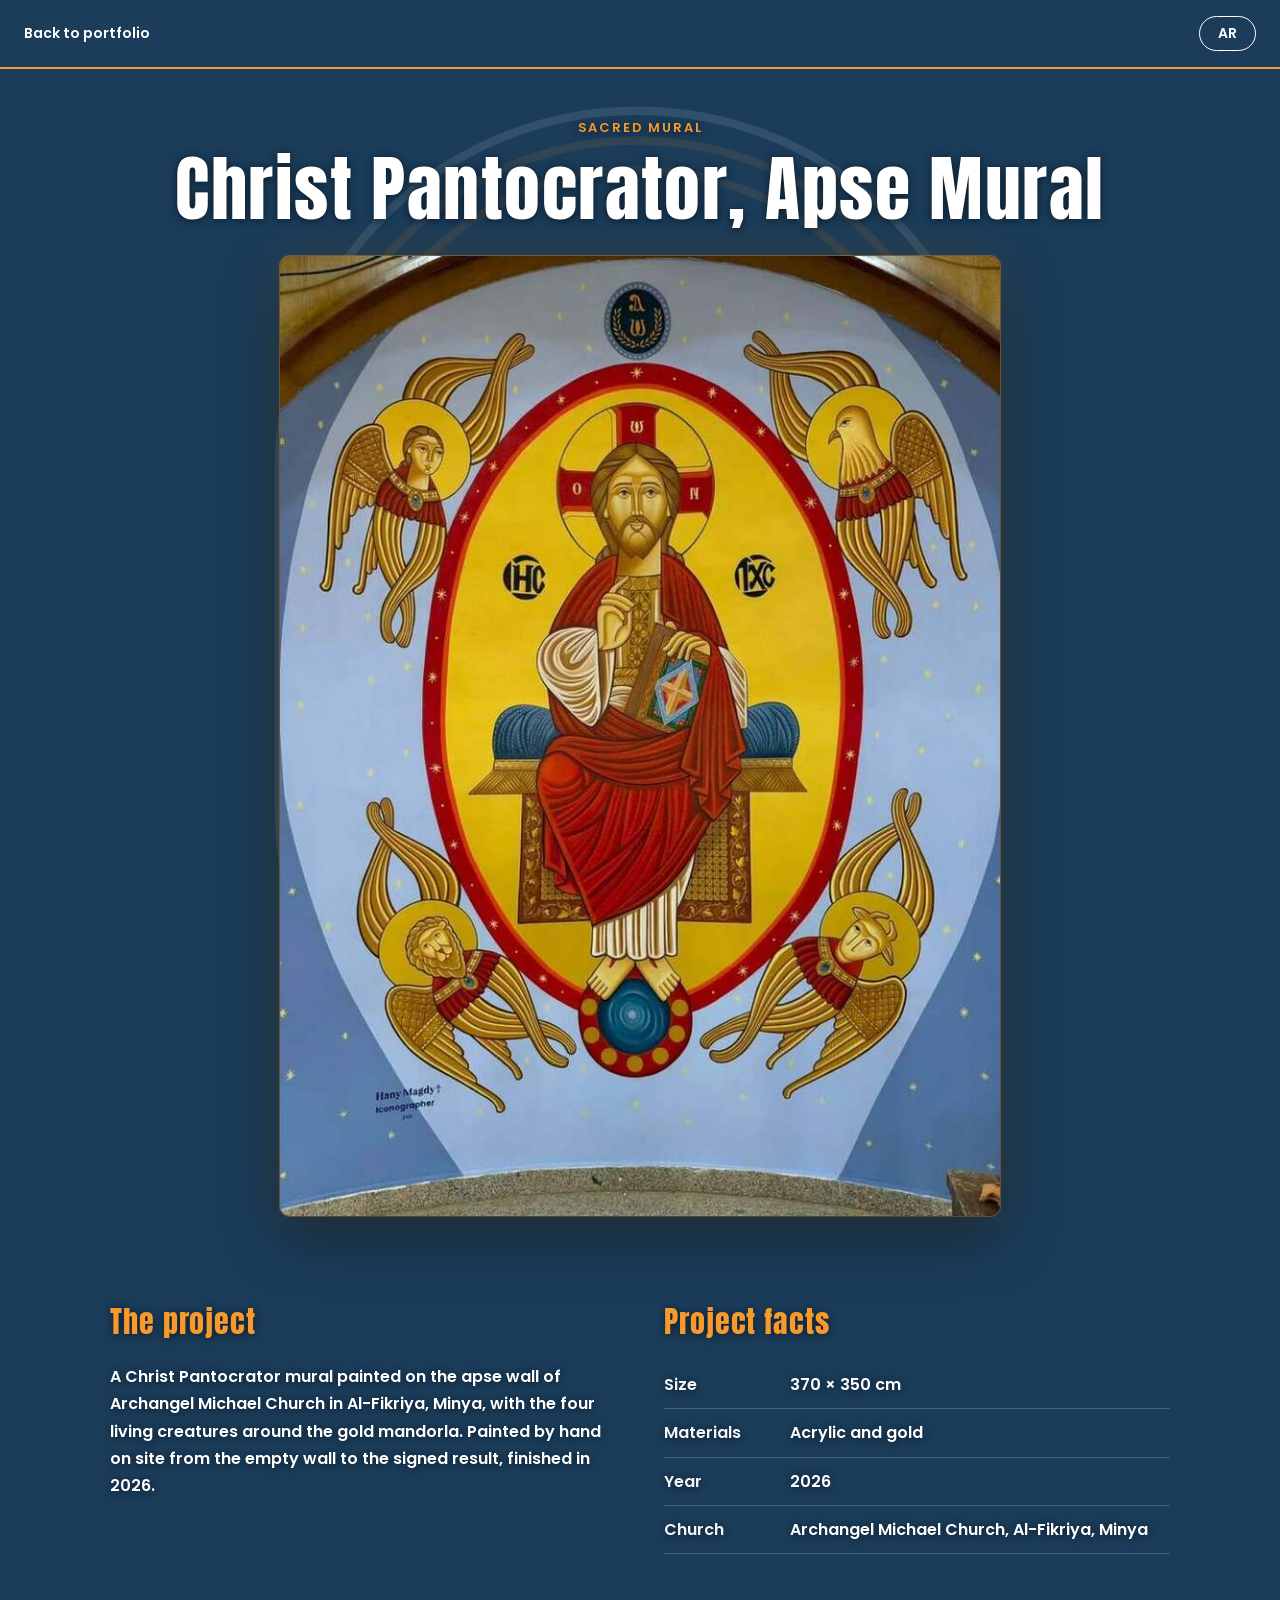
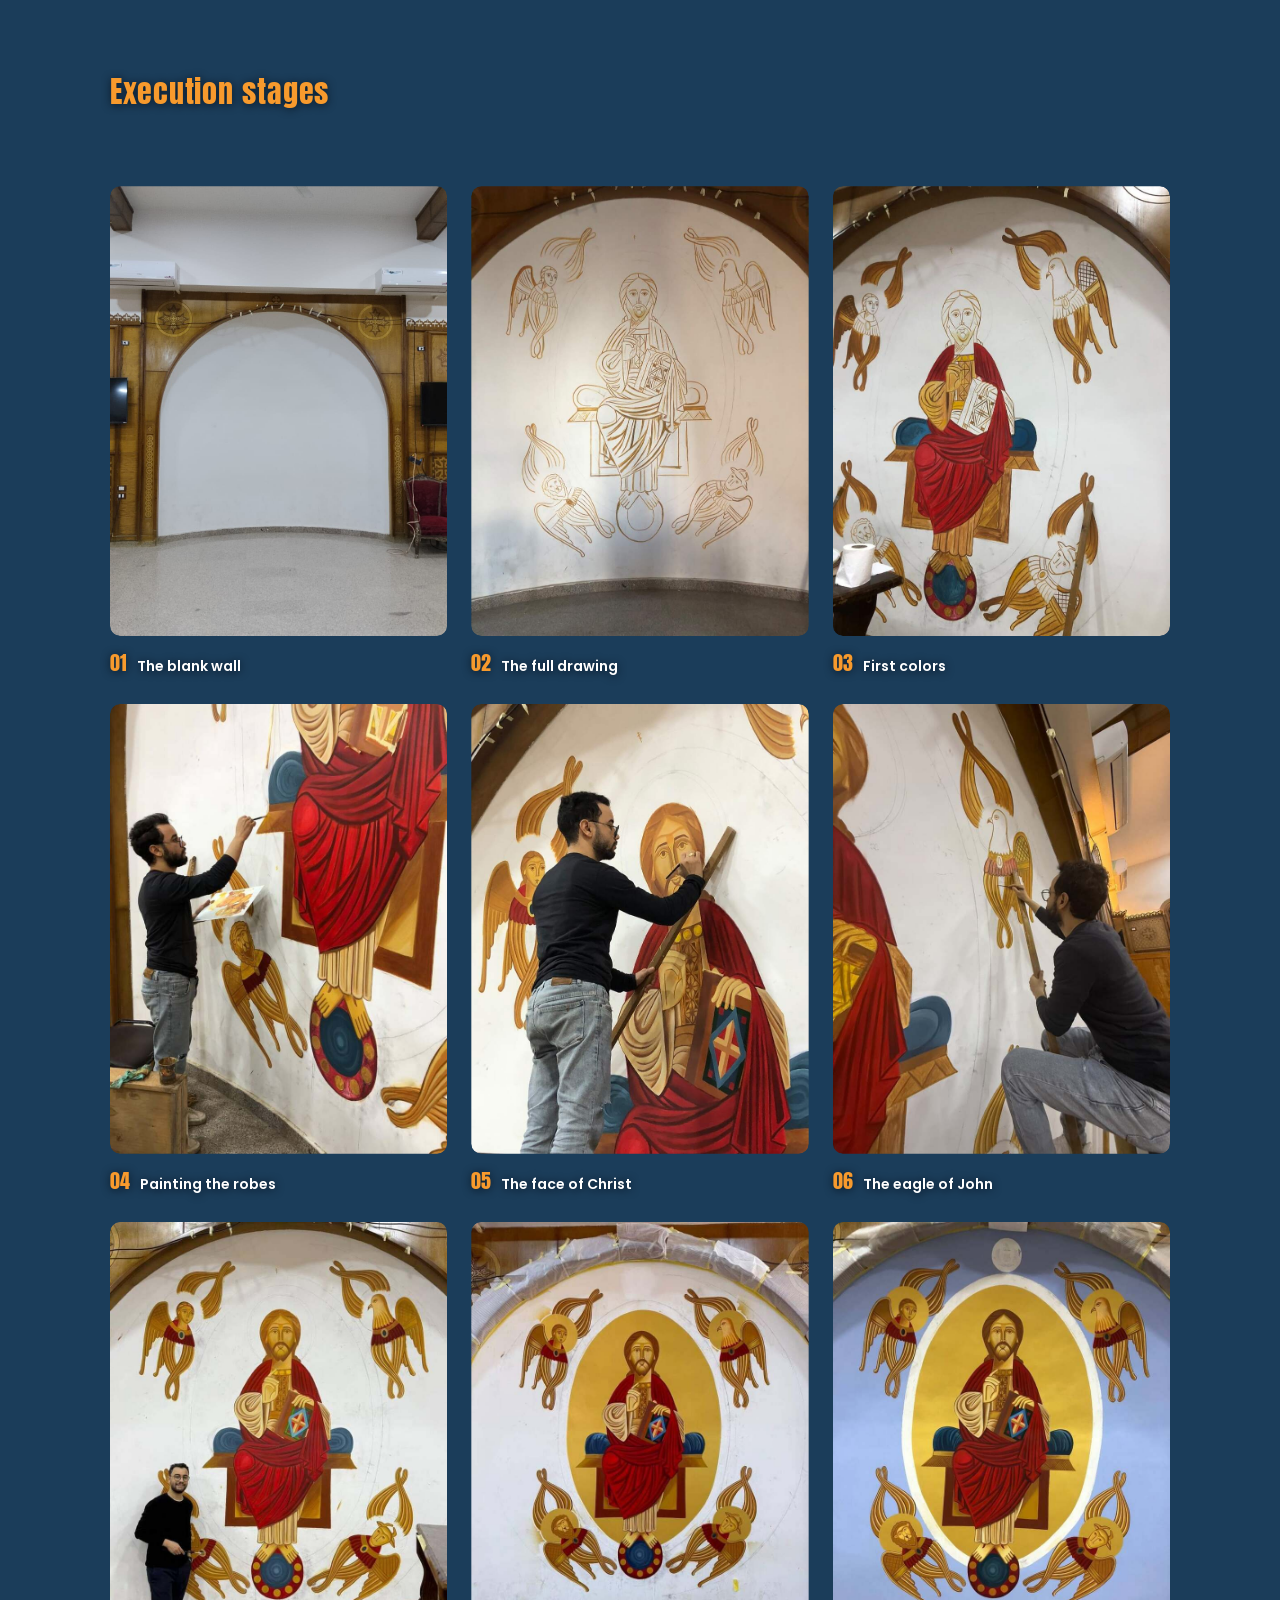
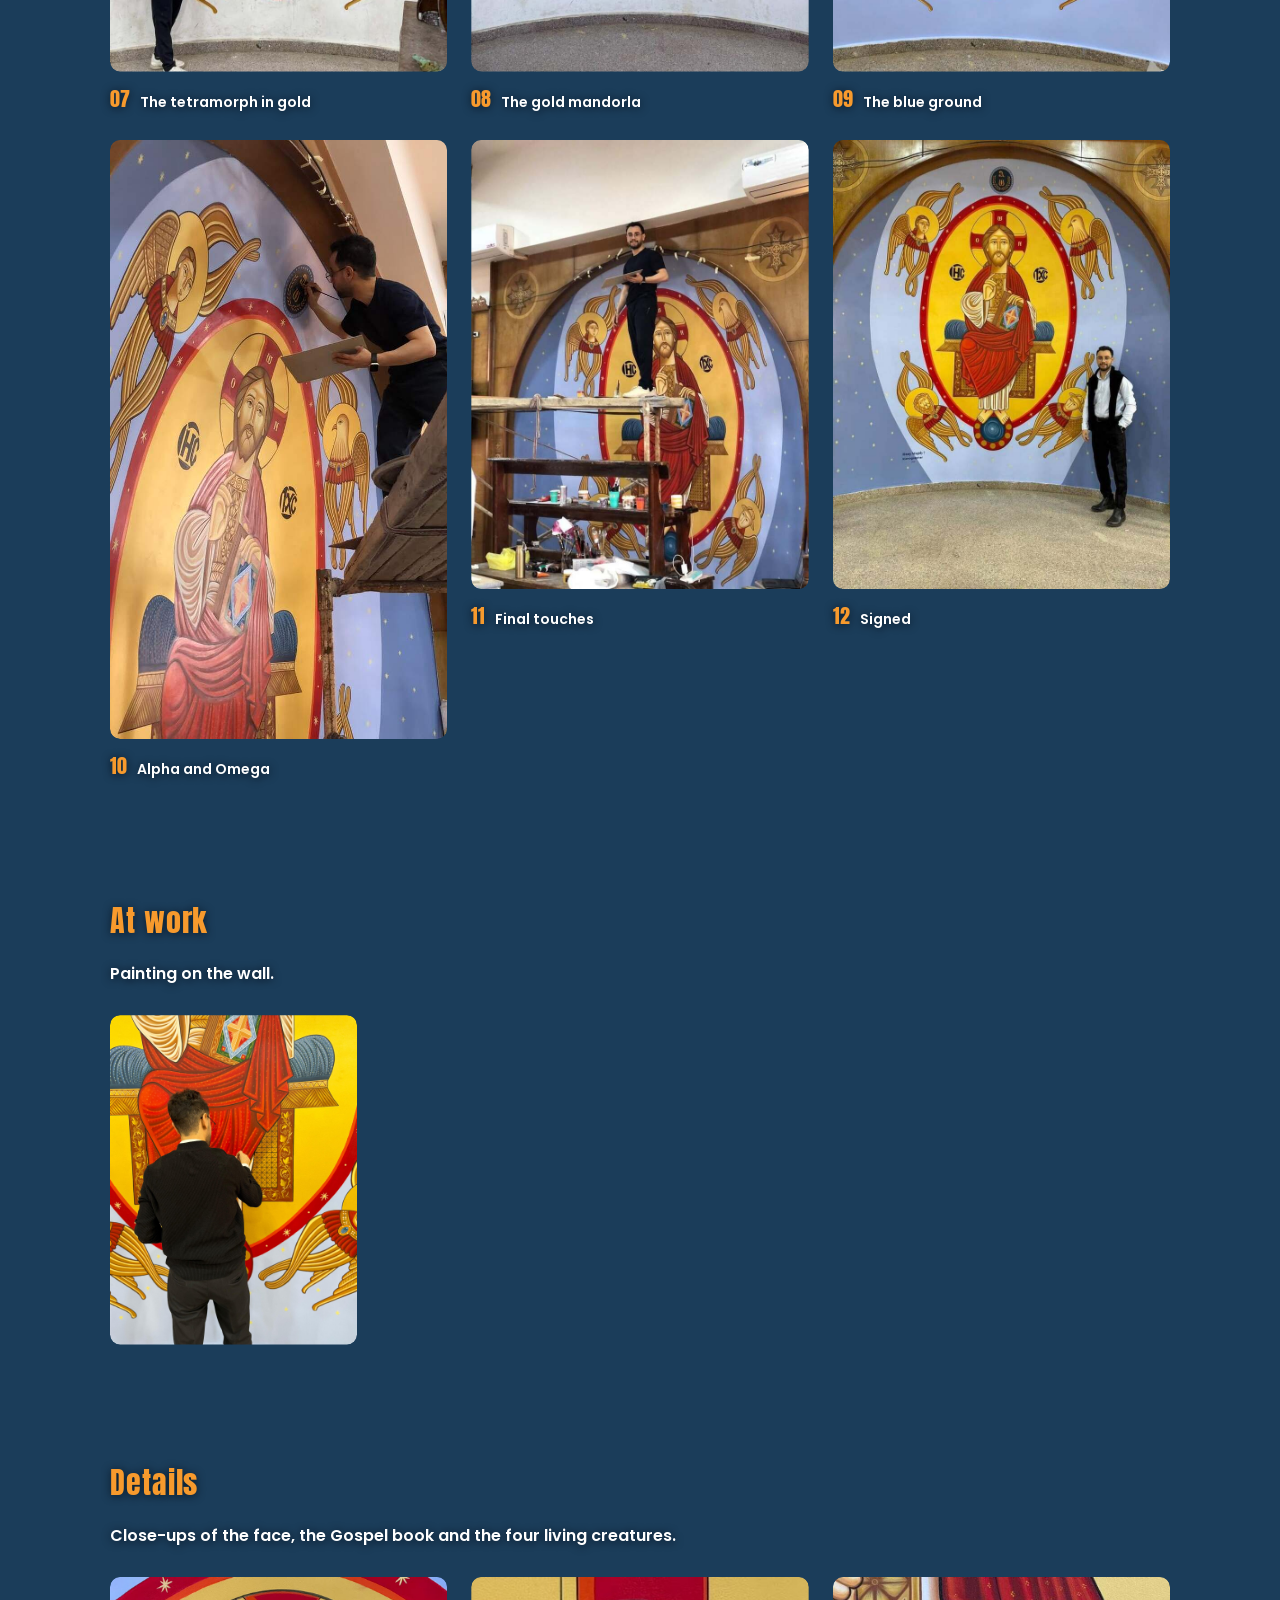
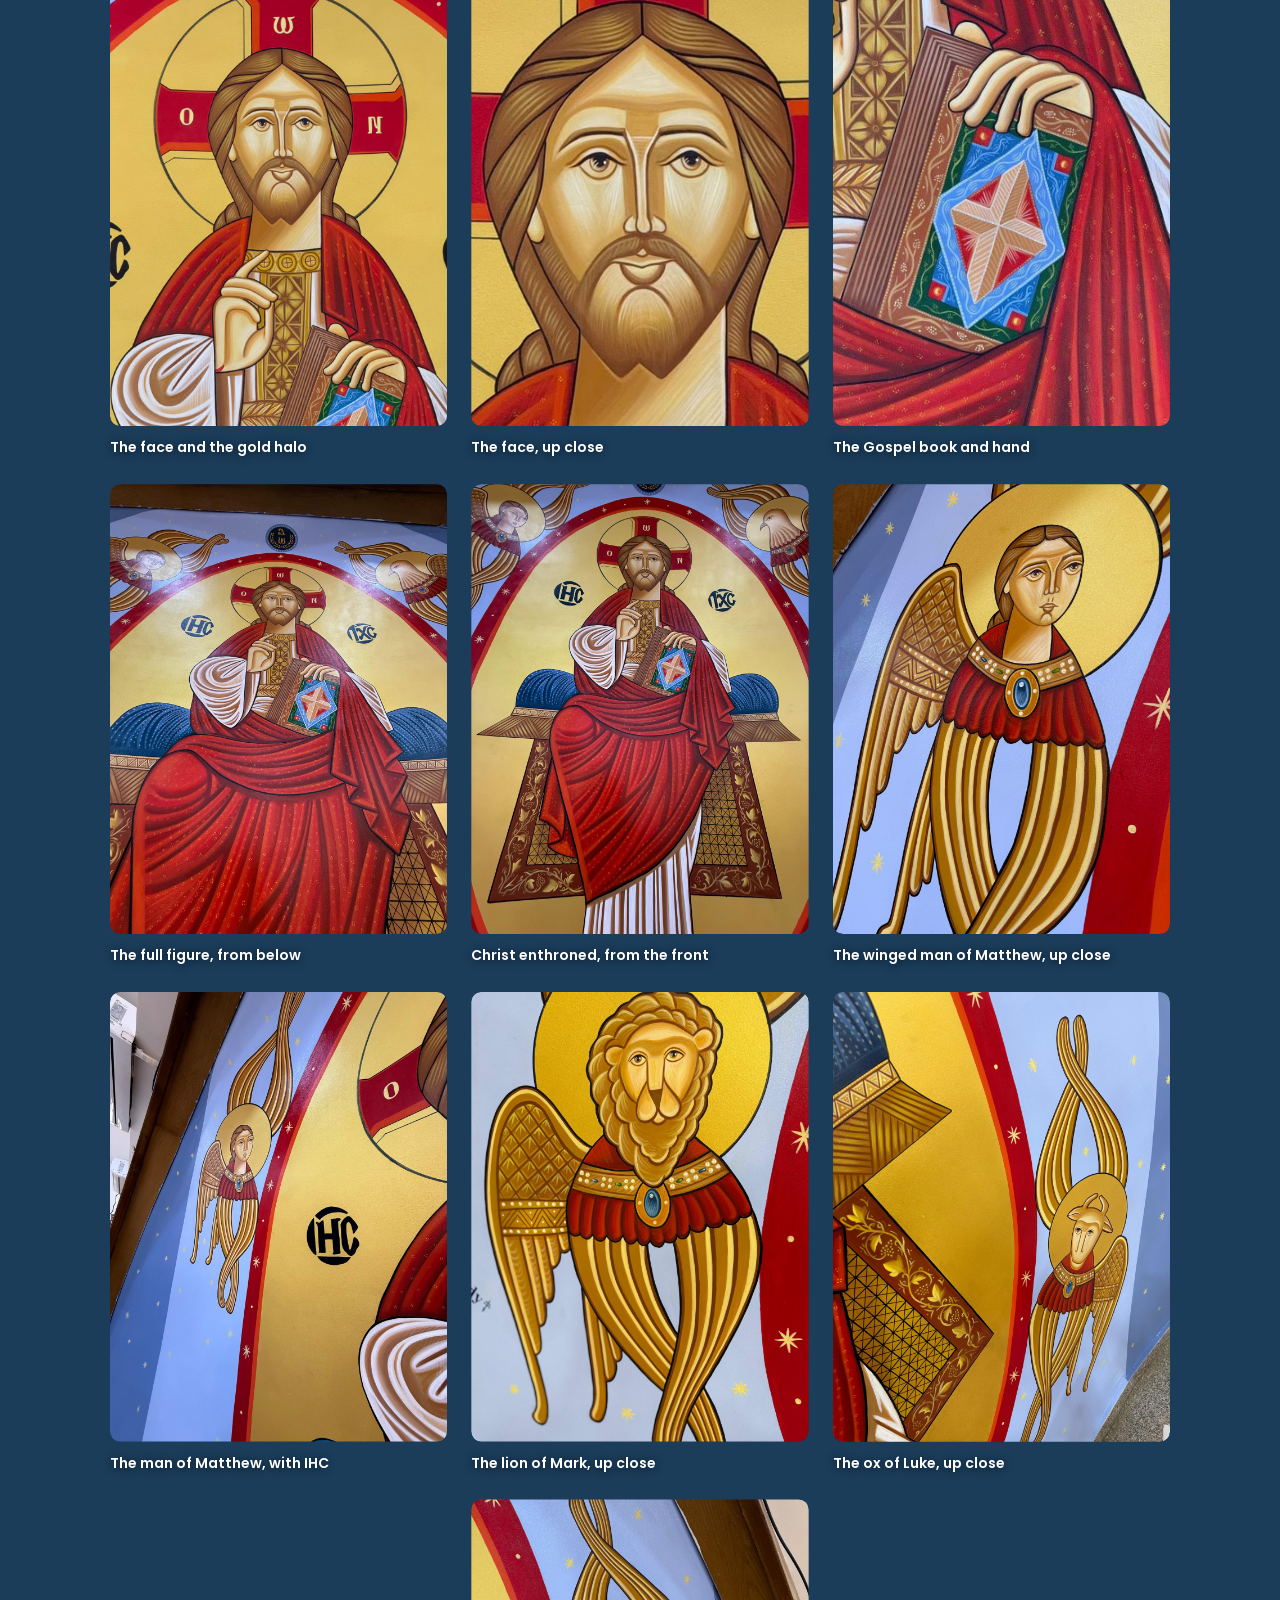
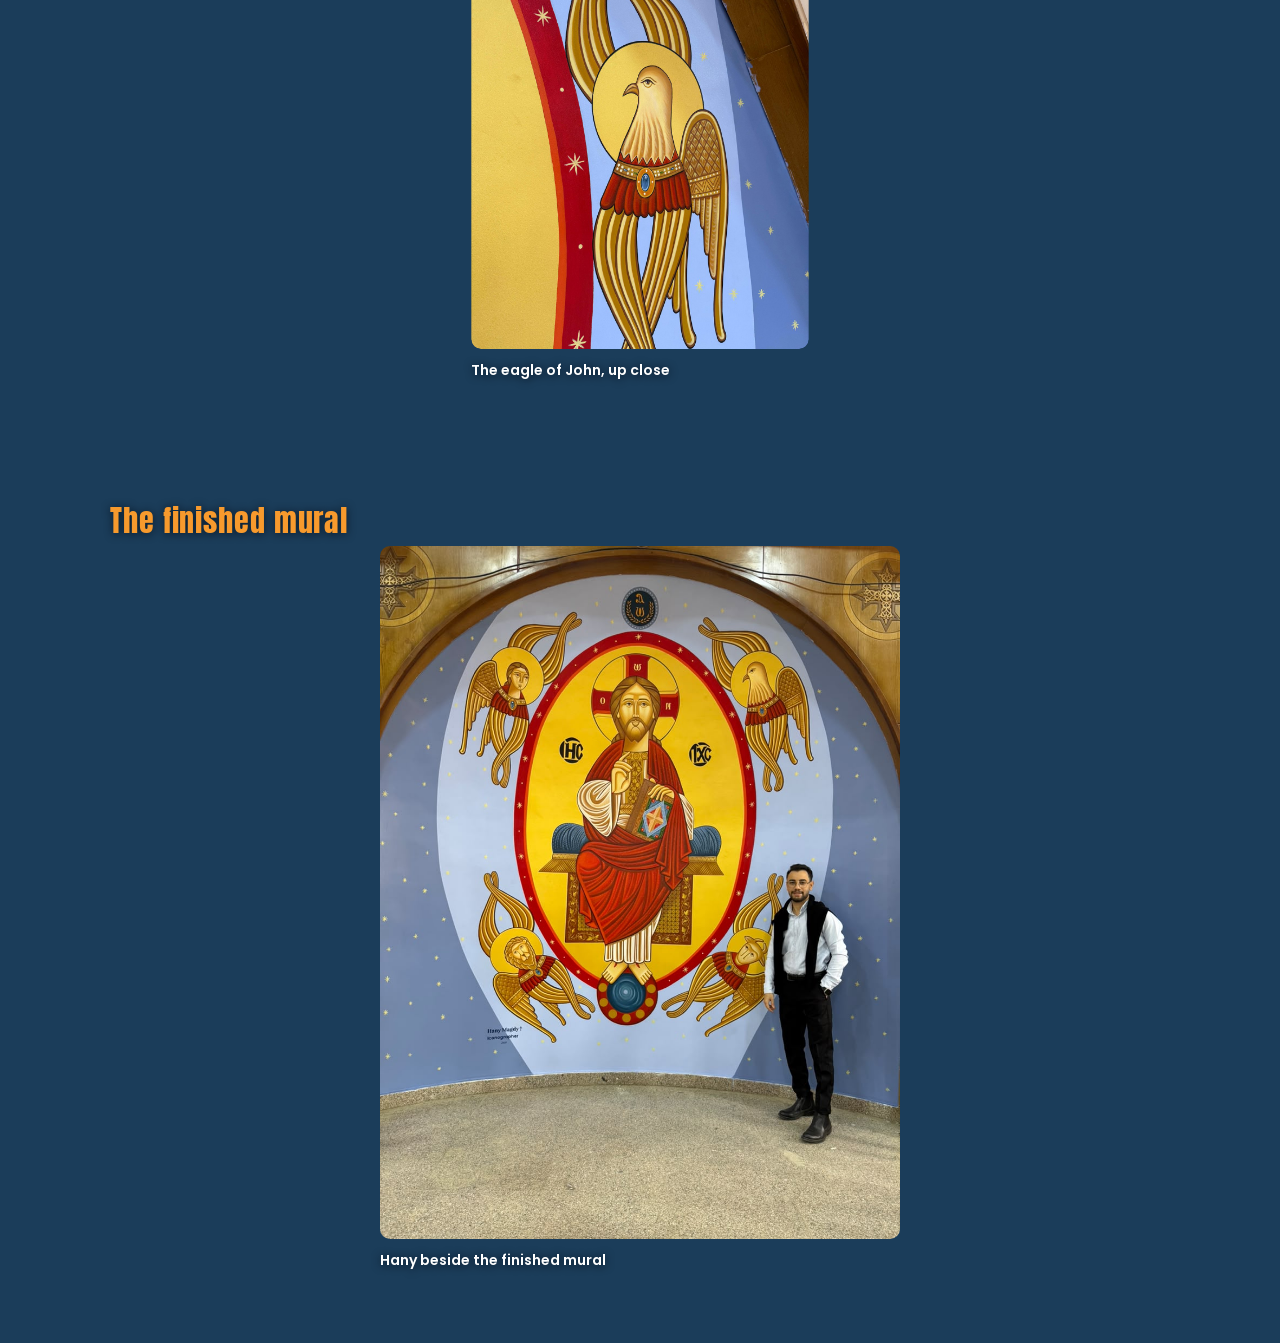
<file: pantocrator/index.html>
<!doctype html>
<html lang="en" dir="ltr"><head><meta charset="utf-8"><meta name="viewport" content="width=device-width,initial-scale=1">
<base href="../"><link rel="canonical" href="https://hanymagdy6.github.io/illustration/pantocrator/"><meta property="og:image" content="https://hanymagdy6.github.io/illustration/images/mural-front.jpg"><title>Christ Pantocrator, Apse Mural | Hany Magdy</title>
<link rel="icon" href="images/favicon.png"><link rel="stylesheet" href="css/case.css"></head>
<body>
<header class="top"><a class="back" href="./#work" data-k="back"></a><button class="lang" id="lang" type="button">AR</button></header>
<main>
<section class="hero"><p class="kick" data-k="kick"></p><h1 data-k="title"></h1>
<img class="big" fetchpriority="high" src="images/mural-front.jpg" width="750" height="1000" alt="The finished Christ Pantocrator apse mural with the four living creatures, signed"></section>
<section class="wrap two"><div><h2 data-k="intro_h"></h2><p data-k="intro"></p></div>
<div><h2 data-k="facts_h"></h2><dl class="facts">
<div><dt data-k="size"></dt><dd data-k="sv"></dd></div>
<div><dt data-k="mat"></dt><dd data-k="mv"></dd></div>
<div><dt data-k="year"></dt><dd data-k="yv"></dd></div>
<div><dt data-k="loc"></dt><dd data-k="lv"></dd></div></dl></div></section>
<section class="wrap"><h2 data-k="st_h"></h2><p class="sub" data-k="st_s"></p><ol class="stages">
<li><figure><img loading="lazy" src="images/mp-01.jpg" width="750" height="1000" alt="The blank wall"><figcaption><b>01</b><span data-st="0"></span></figcaption></figure></li>
<li><figure><img loading="lazy" src="images/mp-02.jpg" width="750" height="1000" alt="The full drawing"><figcaption><b>02</b><span data-st="1"></span></figcaption></figure></li>
<li><figure><img loading="lazy" src="images/mp-03.jpg" width="750" height="1000" alt="First colors"><figcaption><b>03</b><span data-st="2"></span></figcaption></figure></li>
<li><figure><img loading="lazy" src="images/mp-05.jpg" width="750" height="1000" alt="Painting the robes"><figcaption><b>04</b><span data-st="3"></span></figcaption></figure></li>
<li><figure><img loading="lazy" src="images/mp-07.jpg" width="750" height="1000" alt="The face of Christ"><figcaption><b>05</b><span data-st="4"></span></figcaption></figure></li>
<li><figure><img loading="lazy" src="images/mp-08.jpg" width="750" height="1000" alt="The eagle of John"><figcaption><b>06</b><span data-st="5"></span></figcaption></figure></li>
<li><figure><img loading="lazy" src="images/mp-10.jpg" width="750" height="1000" alt="The tetramorph in gold"><figcaption><b>07</b><span data-st="6"></span></figcaption></figure></li>
<li><figure><img loading="lazy" src="images/mp-14.jpg" width="750" height="1000" alt="The gold mandorla"><figcaption><b>08</b><span data-st="7"></span></figcaption></figure></li>
<li><figure><img loading="lazy" src="images/mp-15.jpg" width="750" height="1000" alt="The blue ground"><figcaption><b>09</b><span data-st="8"></span></figcaption></figure></li>
<li><figure><img loading="lazy" src="images/mp-20.jpg" width="619" height="1100" alt="Alpha and Omega"><figcaption><b>10</b><span data-st="9"></span></figcaption></figure></li>
<li><figure><img loading="lazy" src="images/mp-22.jpg" width="750" height="1000" alt="Final touches"><figcaption><b>11</b><span data-st="10"></span></figcaption></figure></li>
<li><figure><img loading="lazy" src="images/mp-23.jpg" width="750" height="1000" alt="Signed"><figcaption><b>12</b><span data-st="11"></span></figcaption></figure></li>
</ol></section>
<section class="wrap"><h2 data-k="wk_h"></h2><p class="sub" data-k="wk_s"></p><div class="atwork">
<figure><img loading="lazy" src="images/work-on-wall.jpg" width="1200" height="1600" alt="Hany Magdy painting on the mural, seen from behind"></figure>
</div></section>
<section class="wrap"><h2 data-k="dt_h"></h2><p class="sub" data-k="dt_s"></p><div class="details">
<figure><img loading="lazy" src="images/pant-gold-detail.jpg" width="960" height="1280" alt="Close-up of the face of Christ inside the gold halo"><figcaption data-d="28"></figcaption></figure>
<figure><img loading="lazy" src="images/pant-face-zoom2.jpg" width="420" height="560" alt="Close-up of the face of Christ"><figcaption data-d="29"></figcaption></figure>
<figure><img loading="lazy" src="images/mp-27.jpg" width="750" height="1000" alt=""><figcaption data-d="27"></figcaption></figure>
<figure><img loading="lazy" src="images/pant-christ-below.jpg" width="1200" height="1600" alt="The full figure of Christ enthroned, seen from below"><figcaption data-d="31"></figcaption></figure>
<figure><img loading="lazy" src="images/pant-christ-front.jpg" width="1200" height="1600" alt="Christ enthroned, seen from the front"><figcaption data-d="32"></figcaption></figure>
<figure><img loading="lazy" src="images/pant-man-face.jpg" width="1200" height="1600" alt="Close-up of the winged man, the first living creature"><figcaption data-d="33"></figcaption></figure>
<figure><img loading="lazy" src="images/pant-man-ihc.jpg" width="1200" height="1600" alt="The winged man next to the IHC monogram"><figcaption data-d="34"></figcaption></figure>
<figure><img loading="lazy" src="images/pant-lion.jpg" width="1200" height="1600" alt="Close-up of the lion, a living creature"><figcaption data-d="35"></figcaption></figure>
<figure><img loading="lazy" src="images/pant-ox.jpg" width="1200" height="1600" alt="Close-up of the ox, a living creature"><figcaption data-d="36"></figcaption></figure>
<figure><img loading="lazy" src="images/pant-eagle.jpg" width="1200" height="1600" alt="Close-up of the eagle, a living creature"><figcaption data-d="37"></figcaption></figure>
</div></section>
<section class="wrap fin"><h2 data-k="fin_h"></h2><figure><img loading="lazy" src="images/hf-mural.jpg" width="960" height="1280" alt="Hany Magdy next to the finished church mural"><figcaption data-k="with"></figcaption></figure></section>
</main>
<script>
var T={"en": {"title": "Christ Pantocrator, Apse Mural", "kick": "Sacred Mural", "back": "Back to portfolio", "intro_h": "The project", "intro": "A Christ Pantocrator mural painted on the apse wall of Archangel Michael Church in Al-Fikriya, Minya, with the four living creatures around the gold mandorla. Painted by hand on site from the empty wall to the signed result, finished in 2026.", "facts_h": "Project facts", "size": "Size", "mat": "Materials", "year": "Year", "loc": "Church", "yv": "2026", "sv": "370 × 350 cm", "mv": "Acrylic and gold", "lv": "Archangel Michael Church, Al-Fikriya, Minya", "ph": "To be added by Hany", "st_h": "Execution stages", "st_s": "From the empty wall to the finished mural.", "dt_h": "Details", "wk_h": "At work", "wk_s": "Painting on the wall.", "dt_s": "Close-ups of the face, the Gospel book and the four living creatures.", "fin_h": "The finished mural", "with": "Hany beside the finished mural", "dcap": {"28": "The face and the gold halo", "29": "The face, up close", "27": "The Gospel book and hand", "31": "The full figure, from below", "32": "Christ enthroned, from the front", "33": "The winged man of Matthew, up close", "34": "The man of Matthew, with IHC", "35": "The lion of Mark, up close", "36": "The ox of Luke, up close", "37": "The eagle of John, up close", "14": "The gold mandorla going in", "10": "The four living creatures in gold"}, "stages": ["The blank wall", "The full drawing", "First colors", "Painting the robes", "The face of Christ", "The eagle of John", "The tetramorph in gold", "The gold mandorla", "The blue ground", "Alpha and Omega", "Final touches", "Signed"]}, "ar": {"title": "المسيح ضابط الكل، جدارية الحنية", "kick": "جدارية مقدسة", "back": "العودة إلى الأعمال", "intro_h": "عن المشروع", "intro": "جدارية المسيح ضابط الكل مرسومة على جدار حنية كنيسة الملاك ميخائيل الفكرية بالمنيا، حولها الأحياء الأربعة حول الهالة الذهبية. رُسمت بالكامل بيدي في الموقع من الجدار الفارغ حتى التوقيع، وانتهت في 2026.", "facts_h": "بيانات المشروع", "size": "المقاس", "mat": "الخامات", "year": "السنة", "loc": "الكنيسة", "yv": "2026", "sv": "370 × 350 سم", "mv": "أكريليك وذهب", "lv": "كنيسة الملاك ميخائيل الفكرية، المنيا", "ph": "يضيفها هاني", "st_h": "مراحل التنفيذ", "st_s": "من الجدار الفارغ إلى الجدارية النهائية.", "dt_h": "التفاصيل", "wk_h": "أثناء العمل", "wk_s": "أنا أرسم على الجدار.", "dt_s": "لقطات قريبة للوجه وكتاب الإنجيل والأحياء الأربعة.", "fin_h": "الجدارية بعد الانتهاء", "with": "بجانب الجدارية بعد الانتهاء", "dcap": {"28": "الوجه والهالة الذهبية", "29": "الوجه عن قرب", "27": "كتاب الإنجيل واليد", "31": "الشكل الكامل من الأسفل", "32": "المسيح على العرش من الأمام", "33": "إنسان متى المجنّح عن قرب", "34": "إنسان متى المجنّح وحرفا IHC", "35": "أسد مرقس عن قرب", "36": "ثور لوقا عن قرب", "37": "نسر يوحنا عن قرب", "14": "وضع الهالة الذهبية", "10": "الأحياء الأربعة بالذهب"}, "stages": ["الجدار الفارغ", "الرسم الكامل", "الألوان الأولى", "رسم الأردية", "وجه المسيح", "نسر يوحنا", "الأحياء الأربعة بالذهب", "الهالة الذهبية", "الخلفية الزرقاء", "الألف والياء", "اللمسات الأخيرة", "التوقيع"]}};
var lang=localStorage.getItem('lang')==='ar'?'ar':'en';
function apply(){var t=T[lang],d=document.documentElement;d.lang=lang;d.dir=lang==='ar'?'rtl':'ltr';
document.title=t.title+' | Hany Magdy';
document.querySelectorAll('[data-k]').forEach(function(e){e.textContent=t[e.dataset.k]});
document.querySelectorAll('[data-st]').forEach(function(e){e.textContent=t.stages[+e.dataset.st]});
document.querySelectorAll('[data-d]').forEach(function(e){e.textContent=t.dcap[e.dataset.d]});
document.getElementById('lang').textContent=lang==='ar'?'EN':'AR'}
document.getElementById('lang').onclick=function(){lang=lang==='ar'?'en':'ar';localStorage.setItem('lang',lang);apply()};
apply();

(function(){
var imgs=[].slice.call(document.querySelectorAll('main img')),cur=0;
var lb=document.createElement('div');lb.className='lb';lb.hidden=true;lb.setAttribute('role','dialog');lb.setAttribute('aria-modal','true');
lb.innerHTML='<button class="lbx" type="button" aria-label="Close">&times;</button><button class="lbp" type="button" aria-label="Previous">&#8249;</button><img alt=""><button class="lbn" type="button" aria-label="Next">&#8250;</button>';
document.body.appendChild(lb);
var big=lb.querySelector('img');
function show(i){cur=(i+imgs.length)%imgs.length;big.src=imgs[cur].currentSrc||imgs[cur].src;big.alt=imgs[cur].alt}
function open(i){show(i);lb.hidden=false;document.body.style.overflow='hidden'}
function close(){lb.hidden=true;document.body.style.overflow=''}
imgs.forEach(function(im,i){im.classList.add('zm');im.addEventListener('click',function(){open(i)})});
lb.addEventListener('click',function(e){if(e.target===lb||e.target.className==='lbx')close()});
lb.querySelector('.lbp').onclick=function(){show(cur-1)};lb.querySelector('.lbn').onclick=function(){show(cur+1)};
document.addEventListener('keydown',function(e){if(lb.hidden)return;if(e.key==='Escape')close();if(e.key==='ArrowLeft')show(cur+(document.documentElement.dir==='rtl'?1:-1));if(e.key==='ArrowRight')show(cur+(document.documentElement.dir==='rtl'?-1:1))});
})();
</script>
<script>
(function(){
var rm=window.matchMedia&&matchMedia('(prefers-reduced-motion: reduce)').matches;
if(rm)return;
var de=document.documentElement,vh=window.innerHeight||800;
if('IntersectionObserver' in window){
var els=[].slice.call(document.querySelectorAll('.two>div,.wrap>h2,.wrap>.sub,.stages li,.atwork figure,.details figure,.fin figure'));
function pos(t){var p=t.parentElement,sib=[].slice.call(p.children).filter(function(x){return x.tagName===t.tagName&&x.offsetParent}),r=t.getBoundingClientRect(),col=0;sib.forEach(function(x){if(x!==t){var q=x.getBoundingClientRect();if(Math.abs(q.top-r.top)<8&&q.left*(document.documentElement.dir==='rtl'?-1:1)<r.left*(document.documentElement.dir==='rtl'?-1:1))col++}});return {col:col,top:r.top,left:r.left}}
var STAGGER_STEP=120,STAGGER_MAX=5;
var io=new IntersectionObserver(function(en){var hit=en.filter(function(e){return e.isIntersecting}).map(function(e){var o=pos(e.target);o.t=e.target;return o}).sort(function(a,b){return a.top-b.top||a.col-b.col});var rows=[],rk={};hit.forEach(function(o){var key=Math.round(o.top/10);if(rk[key]===undefined){rk[key]=rows.length;rows.push(key)}var i=Math.min(STAGGER_MAX,o.col+rk[key]);o.t.style.transitionDelay=(i*STAGGER_STEP)+'ms';o.t.classList.add('in');io.unobserve(o.t)})},{threshold:.12,rootMargin:'0px 0px -6% 0px'});
els.forEach(function(el){if(el.getBoundingClientRect().top<vh*.9)return;el.classList.add('rv');io.observe(el)})}
var fin=document.querySelector('.fin figure'),tick=false;
function upd(){tick=false;var y=window.pageYOffset||0;de.style.setProperty('--py',Math.min(y*.1,260).toFixed(1)+'px');
if(fin&&innerWidth>=900){var r=fin.getBoundingClientRect(),p=(r.top+r.height/2-vh/2)/vh;p=Math.max(-1,Math.min(1,p));fin.style.transform='translate3d(0,'+(p*-14).toFixed(1)+'px,0)'}}
addEventListener('scroll',function(){if(!tick){tick=true;requestAnimationFrame(upd)}},{passive:true});
addEventListener('resize',function(){requestAnimationFrame(upd)});upd();
})();
</script><script>
(function(){var n=document.querySelector(".top");if(!n)return;var t;addEventListener("scroll",function(){n.classList.add("navhide");clearTimeout(t);t=setTimeout(function(){n.classList.remove("navhide")},250)},{passive:true})})();
</script></body></html>
</file>
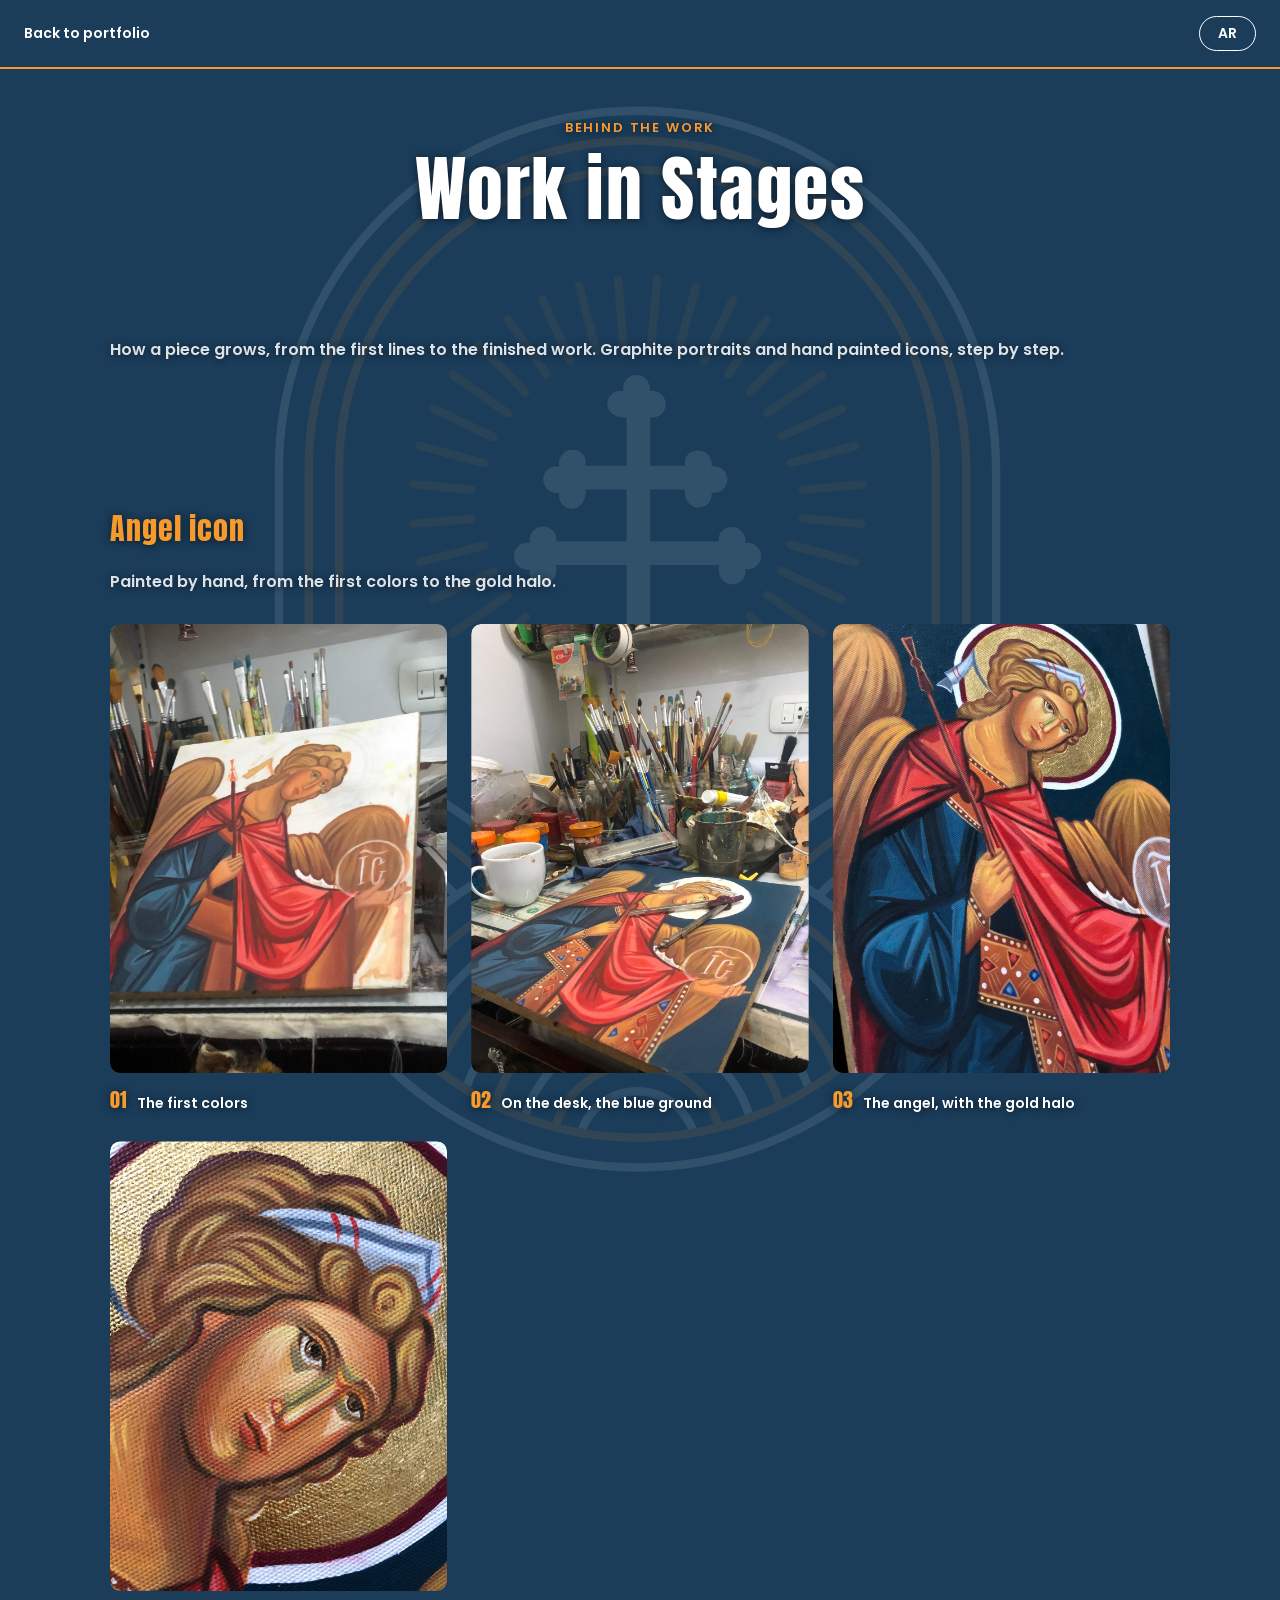
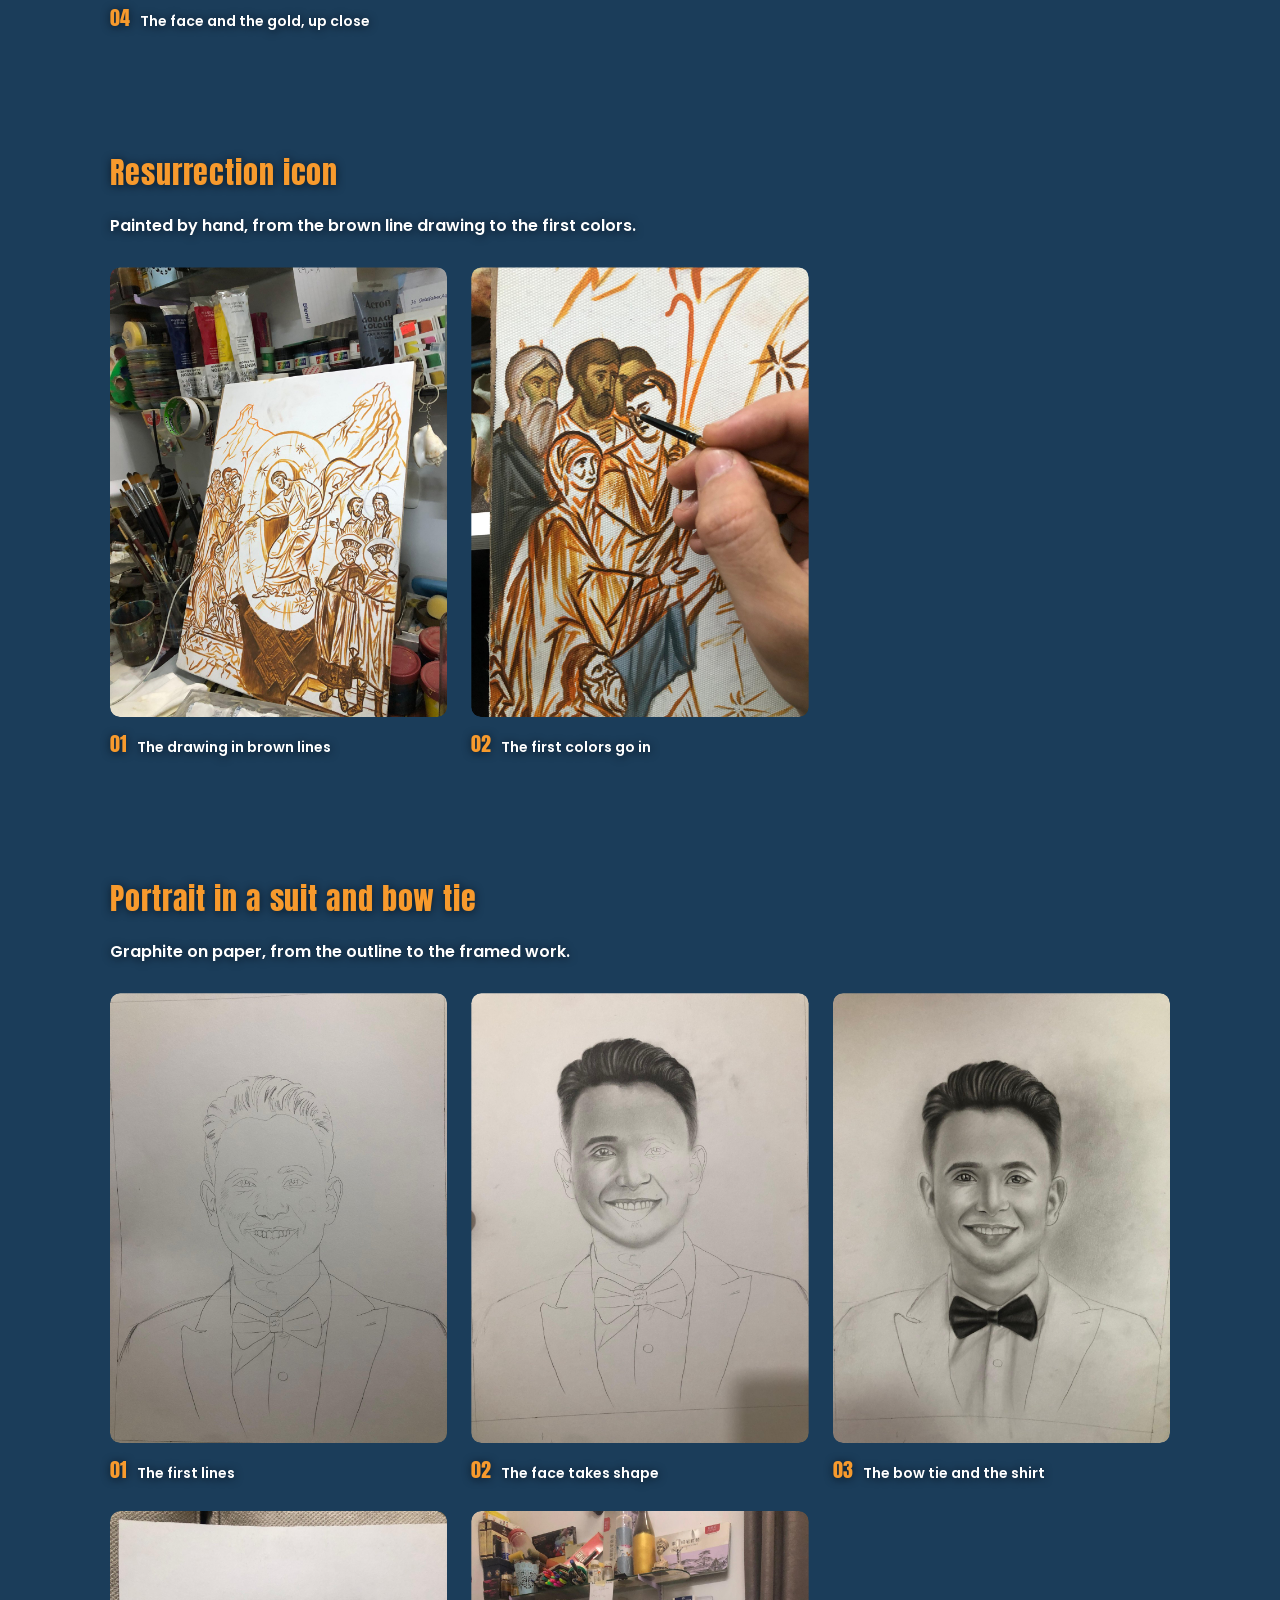
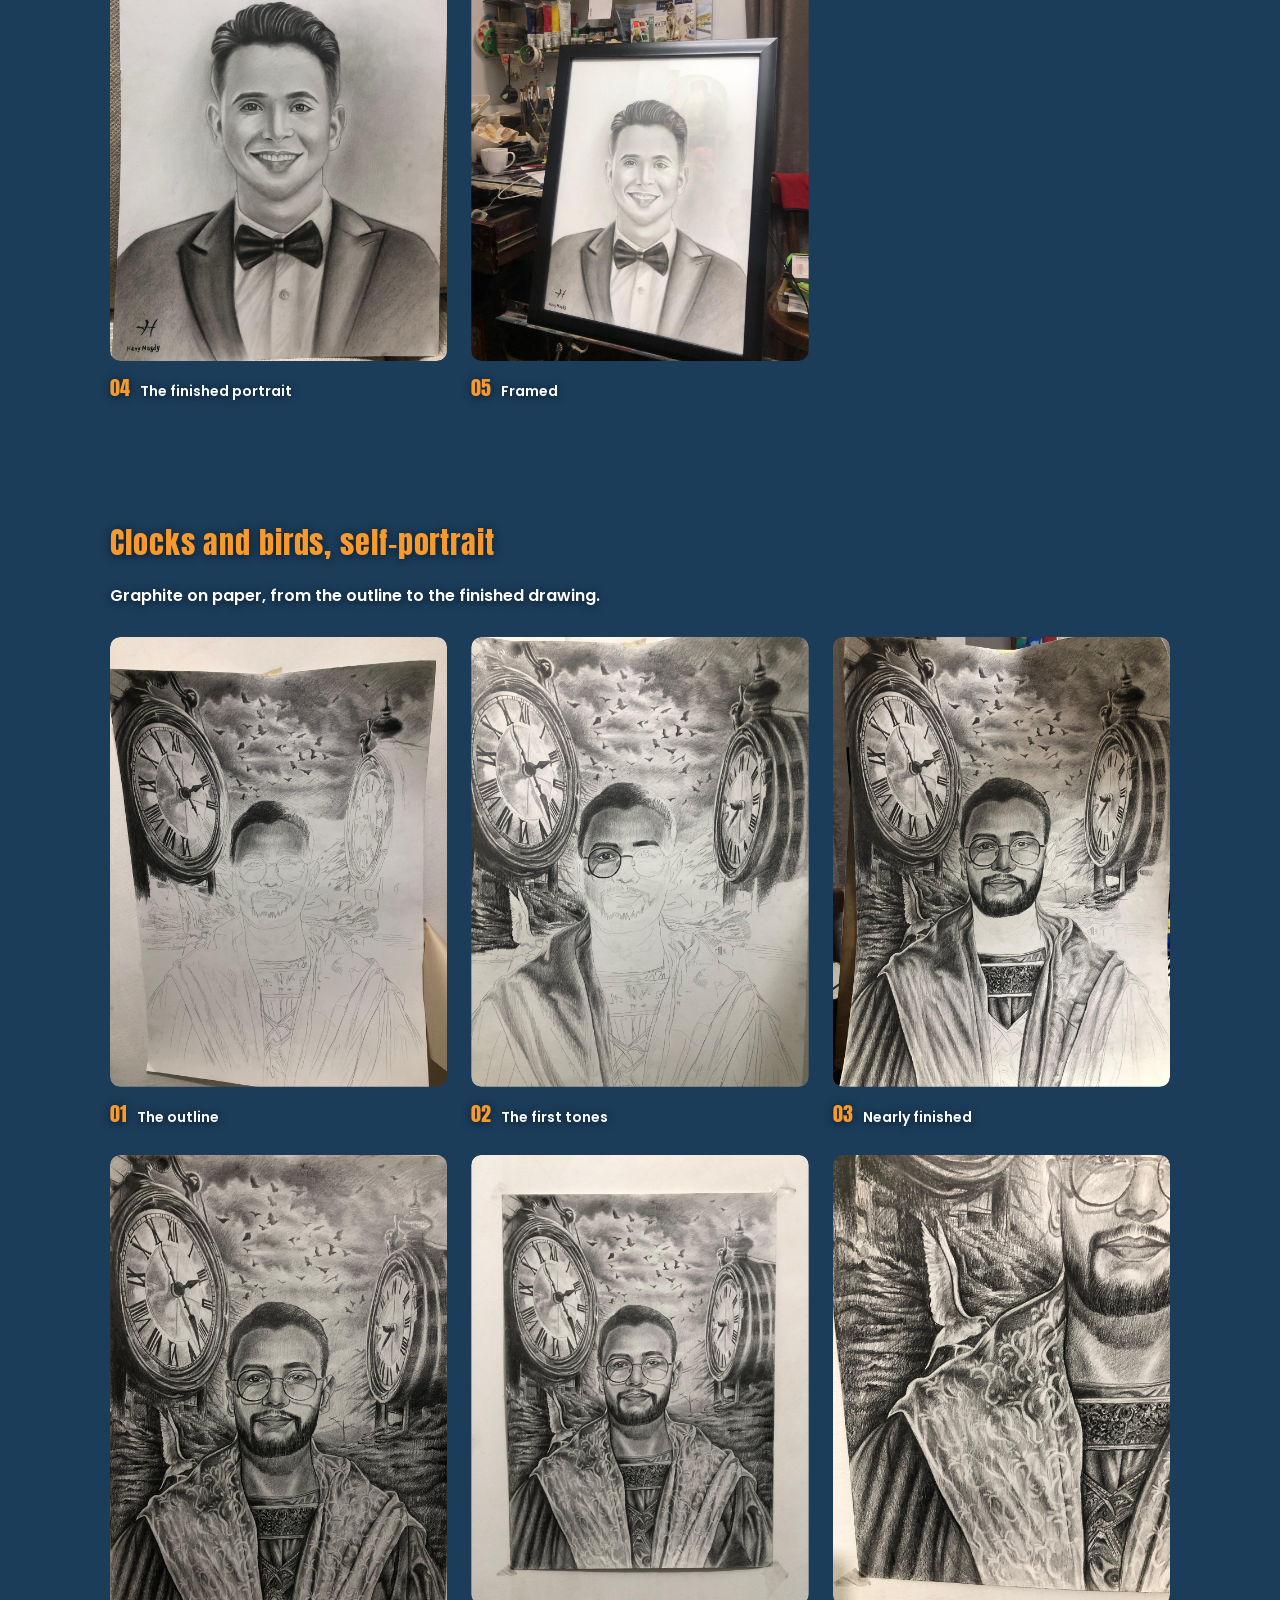
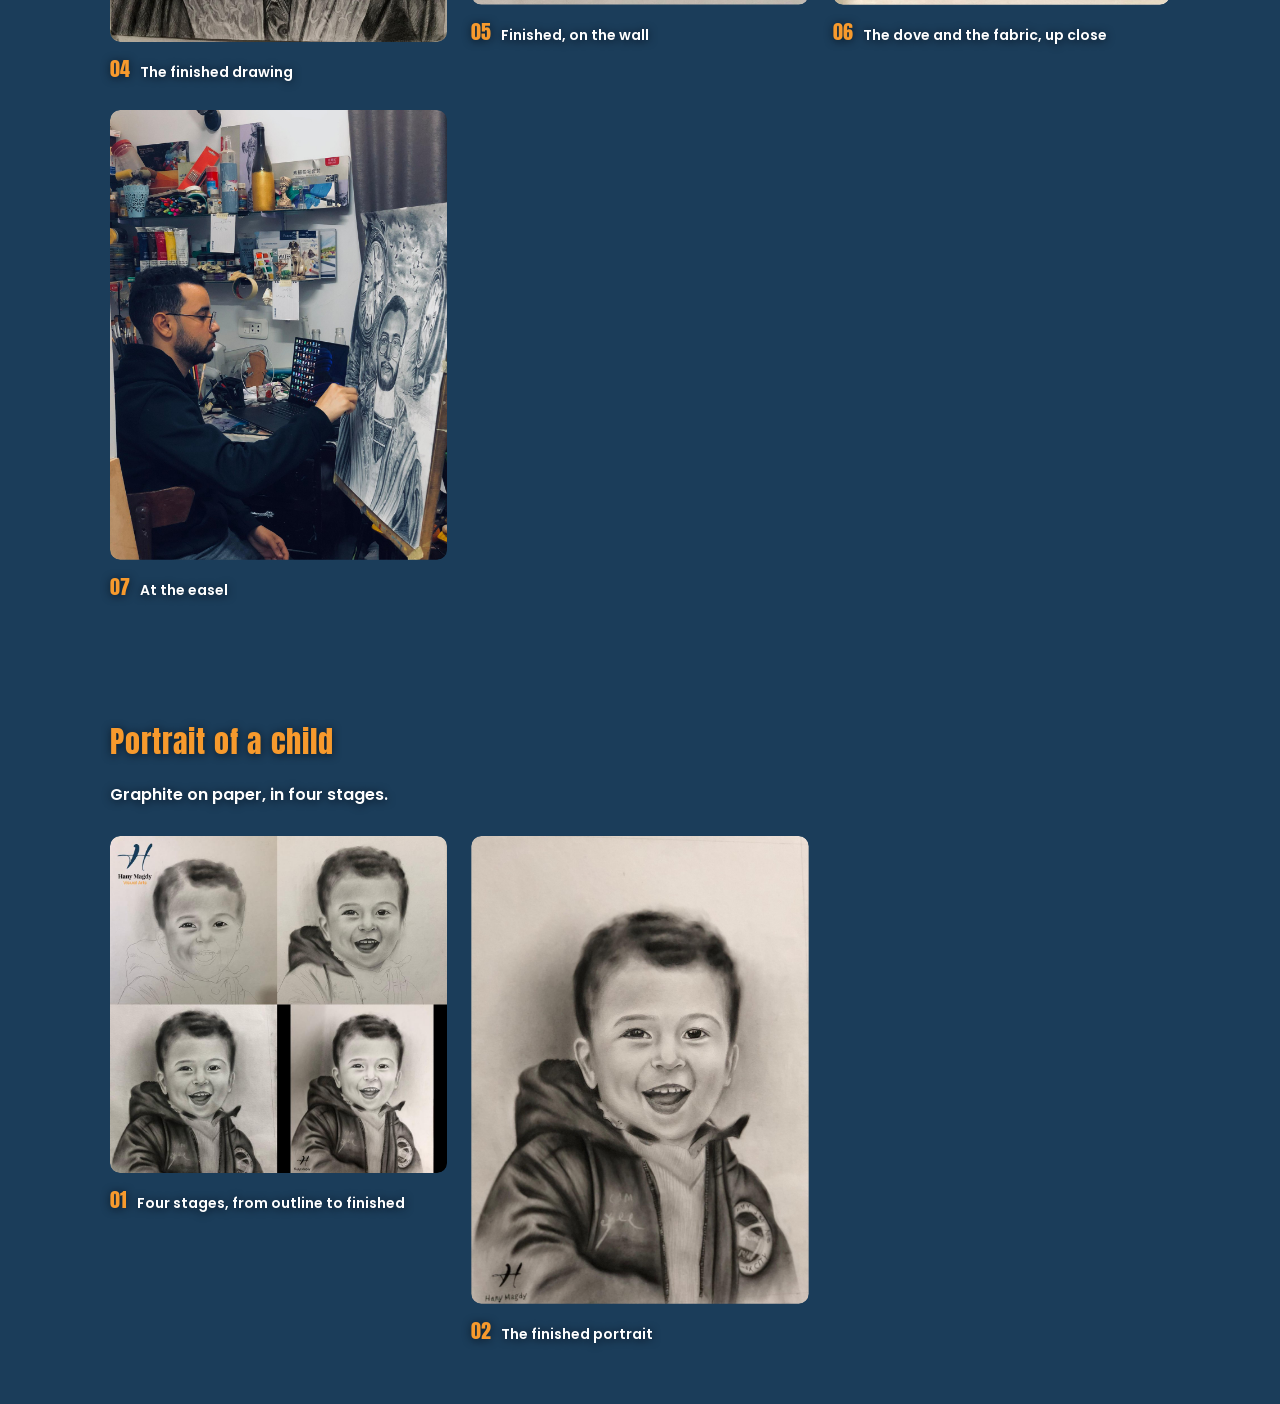
<file: work-stages/index.html>
<!doctype html>
<html lang="en" dir="ltr"><head><meta charset="utf-8"><meta name="viewport" content="width=device-width,initial-scale=1">
<base href="../"><link rel="canonical" href="https://hanymagdy6.github.io/illustration/work-stages/"><meta property="og:image" content="https://hanymagdy6.github.io/illustration/images/ws-clocks-5.jpg"><title>Work in Stages | Hany Magdy</title>
<link rel="icon" href="images/favicon.png"><link rel="stylesheet" href="css/case.css"></head>
<body>
<header class="top"><a class="back" href="./#process" data-k="back"></a><button class="lang" id="lang" type="button">AR</button></header>
<main>
<section class="hero"><p class="kick" data-k="kick"></p><h1 data-k="title"></h1></section>
<section class="wrap"><p class="sub" data-k="intro"></p></section>
<section class="wrap"><h2 data-k="angel_h"></h2><p class="sub" data-k="angel_s"></p><ol class="stages">
<li><figure><img loading="lazy" src="images/ws-angel-1.jpg" width="1200" height="1600" alt="The angel icon with the first colors on the panel, brushes behind"><figcaption><b>01</b><span data-k="angel_1"></span></figcaption></figure></li>
<li><figure><img loading="lazy" src="images/ws-angel-2.jpg" width="1200" height="1600" alt="The angel icon on the desk with the dark blue ground, a compass lying on it"><figcaption><b>02</b><span data-k="angel_2"></span></figcaption></figure></li>
<li><figure><img loading="lazy" src="images/ws-angel-3.jpg" width="1200" height="1600" alt="The angel icon with the gold leaf halo, red robe and blue tunic"><figcaption><b>03</b><span data-k="angel_3"></span></figcaption></figure></li>
<li><figure><img loading="lazy" src="images/ws-angel-4.jpg" width="1200" height="1600" alt="Close-up of the angel face on gold leaf"><figcaption><b>04</b><span data-k="angel_4"></span></figcaption></figure></li>
</ol></section>
<section class="wrap"><h2 data-k="res_h"></h2><p class="sub" data-k="res_s"></p><ol class="stages">
<li><figure><img loading="lazy" src="images/ws-res-1.jpg" width="1200" height="1600" alt="The Resurrection icon drawn in brown lines on the panel, on the easel"><figcaption><b>01</b><span data-k="res_1"></span></figcaption></figure></li>
<li><figure><img loading="lazy" src="images/ws-res-2.jpg" width="1200" height="1600" alt="Painting the first colors on the faces of the Resurrection icon"><figcaption><b>02</b><span data-k="res_2"></span></figcaption></figure></li>
</ol></section>
<section class="wrap"><h2 data-k="suit_h"></h2><p class="sub" data-k="suit_s"></p><ol class="stages">
<li><figure><img loading="lazy" src="images/ws-suit-1.jpg" width="1200" height="1600" alt="Outline of a smiling man in a suit and bow tie, first pencil lines"><figcaption><b>01</b><span data-k="suit_1"></span></figcaption></figure></li>
<li><figure><img loading="lazy" src="images/ws-suit-2.jpg" width="1200" height="1600" alt="The face shaded, the suit still in outline"><figcaption><b>02</b><span data-k="suit_2"></span></figcaption></figure></li>
<li><figure><img loading="lazy" src="images/ws-suit-3.jpg" width="1200" height="1600" alt="The bow tie and shirt shaded, the jacket still in outline"><figcaption><b>03</b><span data-k="suit_3"></span></figcaption></figure></li>
<li><figure><img loading="lazy" src="images/ws-suit-4.jpg" width="1200" height="1600" alt="The finished graphite portrait of a smiling man in a suit and bow tie"><figcaption><b>04</b><span data-k="suit_4"></span></figcaption></figure></li>
<li><figure><img loading="lazy" src="images/ws-suit-5.jpg" width="1200" height="1600" alt="The finished portrait in a black frame on the easel"><figcaption><b>05</b><span data-k="suit_5"></span></figcaption></figure></li>
</ol></section>
<section class="wrap"><h2 data-k="clocks_h"></h2><p class="sub" data-k="clocks_s"></p><ol class="stages">
<li><figure><img loading="lazy" src="images/ws-clocks-1.jpg" width="1200" height="1600" alt="Pencil outline of two large clocks, a flock of birds and a portrait"><figcaption><b>01</b><span data-k="clocks_1"></span></figcaption></figure></li>
<li><figure><img loading="lazy" src="images/ws-clocks-2.jpg" width="1200" height="1600" alt="The clocks and sky shaded, the face half drawn"><figcaption><b>02</b><span data-k="clocks_2"></span></figcaption></figure></li>
<li><figure><img loading="lazy" src="images/ws-clocks-3.jpg" width="1200" height="1600" alt="The face and the robe shaded, the lower part still in outline"><figcaption><b>03</b><span data-k="clocks_3"></span></figcaption></figure></li>
<li><figure><img loading="lazy" src="images/ws-clocks-4.jpg" width="1200" height="1733" alt="The finished graphite self-portrait between two clocks, with a dove on the shoulder"><figcaption><b>04</b><span data-k="clocks_4"></span></figcaption></figure></li>
<li><figure><img loading="lazy" src="images/ws-clocks-5.jpg" width="1200" height="1600" alt="The finished drawing taped to the wall"><figcaption><b>05</b><span data-k="clocks_5"></span></figcaption></figure></li>
<li><figure><img loading="lazy" src="images/ws-clocks-6.jpg" width="1200" height="1600" alt="Close-up of a dove and the patterned fabric of the robe"><figcaption><b>06</b><span data-k="clocks_6"></span></figcaption></figure></li>
<li><figure><img loading="lazy" src="images/ws-clocks-7.jpg" width="1200" height="1600" alt="Hany Magdy at the easel working on the clocks and birds drawing"><figcaption><b>07</b><span data-k="clocks_7"></span></figcaption></figure></li>
</ol></section>
<section class="wrap"><h2 data-k="child_h"></h2><p class="sub" data-k="child_s"></p><ol class="stages">
<li><figure><img loading="lazy" src="images/ws-child-1.jpg" width="1080" height="1080" alt="Four stages of a graphite portrait of a laughing child, from outline to finished"><figcaption><b>01</b><span data-k="child_1"></span></figcaption></figure></li>
<li><figure><img loading="lazy" src="images/ws-child-2.jpg" width="1200" height="1664" alt="The finished graphite portrait of a laughing child in a hooded jacket"><figcaption><b>02</b><span data-k="child_2"></span></figcaption></figure></li>
</ol></section>
</main>
<script>
var T={"en": {"title": "Work in Stages", "kick": "Behind the work", "back": "Back to portfolio", "intro": "How a piece grows, from the first lines to the finished work. Graphite portraits and hand painted icons, step by step.", "suit_h": "Portrait in a suit and bow tie", "suit_s": "Graphite on paper, from the outline to the framed work.", "suit_1": "The first lines", "suit_2": "The face takes shape", "suit_3": "The bow tie and the shirt", "suit_4": "The finished portrait", "suit_5": "Framed", "clocks_h": "Clocks and birds, self-portrait", "clocks_s": "Graphite on paper, from the outline to the finished drawing.", "clocks_1": "The outline", "clocks_2": "The first tones", "clocks_3": "Nearly finished", "clocks_4": "The finished drawing", "clocks_5": "Finished, on the wall", "clocks_6": "The dove and the fabric, up close", "clocks_7": "At the easel", "child_h": "Portrait of a child", "child_s": "Graphite on paper, in four stages.", "child_1": "Four stages, from outline to finished", "child_2": "The finished portrait", "angel_h": "Angel icon", "angel_s": "Painted by hand, from the first colors to the gold halo.", "angel_1": "The first colors", "angel_2": "On the desk, the blue ground", "angel_3": "The angel, with the gold halo", "angel_4": "The face and the gold, up close", "res_h": "Resurrection icon", "res_s": "Painted by hand, from the brown line drawing to the first colors.", "res_1": "The drawing in brown lines", "res_2": "The first colors go in"}, "ar": {"title": "مراحل الشغل", "kick": "خلف العمل", "back": "العودة إلى الأعمال", "intro": "إزاي بتتكوّن القطعة عندي، من الخطوط الأولى للشغل النهائي. بورتريهات بالجرافيت وأيقونات مرسومة بإيدي، خطوة خطوة.", "suit_h": "بورتريه ببدلة وببيون", "suit_s": "جرافيت على ورق، من الخطوط الأولى للعمل داخل الإطار.", "suit_1": "الخطوط الأولى", "suit_2": "الوجه يتشكل", "suit_3": "الببيون والقميص", "suit_4": "البورتريه بعد الانتهاء", "suit_5": "داخل الإطار", "clocks_h": "الساعات والطيور، بورتريه شخصي", "clocks_s": "جرافيت على ورق، من الخطوط الأولى للرسمة النهائية.", "clocks_1": "الخطوط الأولى", "clocks_2": "أول الدرجات", "clocks_3": "قرب الخلاص", "clocks_4": "الرسمة النهائية", "clocks_5": "الشغل النهائي على الحائط", "clocks_6": "الحمامة والقماش عن قرب", "clocks_7": "قدام اللوحة", "child_h": "بورتريه طفل", "child_s": "جرافيت على ورق، في أربع مراحل.", "child_1": "أربع مراحل، من الخطوط الأولى للنهاية", "child_2": "البورتريه بعد الانتهاء", "angel_h": "أيقونة الملاك", "angel_s": "مرسومة بإيدي، من الألوان الأولى للهالة الذهبية.", "angel_1": "الألوان الأولى", "angel_2": "على المكتب، الخلفية الزرقاء", "angel_3": "الملاك بالهالة الذهبية", "angel_4": "الوجه والذهب عن قرب", "res_h": "أيقونة القيامة", "res_s": "مرسومة بإيدي، من الرسم بالخطوط البنية للألوان الأولى.", "res_1": "الرسم بالخطوط البنية", "res_2": "دخول الألوان الأولى"}};
var lang=localStorage.getItem('lang')==='ar'?'ar':'en';
function apply(){var t=T[lang],d=document.documentElement;d.lang=lang;d.dir=lang==='ar'?'rtl':'ltr';
document.title=t.title+' | Hany Magdy';
document.querySelectorAll('[data-k]').forEach(function(e){e.textContent=t[e.dataset.k]});
document.getElementById('lang').textContent=lang==='ar'?'EN':'AR'}
document.getElementById('lang').onclick=function(){lang=lang==='ar'?'en':'ar';localStorage.setItem('lang',lang);apply()};
apply();

(function(){
var imgs=[].slice.call(document.querySelectorAll('main img')),cur=0;
var lb=document.createElement('div');lb.className='lb';lb.hidden=true;lb.setAttribute('role','dialog');lb.setAttribute('aria-modal','true');
lb.innerHTML='<button class="lbx" type="button" aria-label="Close">&times;</button><button class="lbp" type="button" aria-label="Previous">&#8249;</button><img alt=""><button class="lbn" type="button" aria-label="Next">&#8250;</button>';
document.body.appendChild(lb);
var big=lb.querySelector('img');
function show(i){cur=(i+imgs.length)%imgs.length;big.src=imgs[cur].currentSrc||imgs[cur].src;big.alt=imgs[cur].alt}
function open(i){show(i);lb.hidden=false;document.body.style.overflow='hidden'}
function close(){lb.hidden=true;document.body.style.overflow=''}
imgs.forEach(function(im,i){im.classList.add('zm');im.addEventListener('click',function(){open(i)})});
lb.addEventListener('click',function(e){if(e.target===lb||e.target.className==='lbx')close()});
lb.querySelector('.lbp').onclick=function(){show(cur-1)};lb.querySelector('.lbn').onclick=function(){show(cur+1)};
document.addEventListener('keydown',function(e){if(lb.hidden)return;if(e.key==='Escape')close();if(e.key==='ArrowLeft')show(cur+(document.documentElement.dir==='rtl'?1:-1));if(e.key==='ArrowRight')show(cur+(document.documentElement.dir==='rtl'?-1:1))});
})();
</script>
<script>
(function(){
var rm=window.matchMedia&&matchMedia('(prefers-reduced-motion: reduce)').matches;
if(rm)return;
var de=document.documentElement,vh=window.innerHeight||800;
if('IntersectionObserver' in window){
var els=[].slice.call(document.querySelectorAll('.two>div,.wrap>h2,.wrap>.sub,.stages li,.atwork figure,.details figure,.fin figure'));
function pos(t){var p=t.parentElement,sib=[].slice.call(p.children).filter(function(x){return x.tagName===t.tagName&&x.offsetParent}),r=t.getBoundingClientRect(),col=0;sib.forEach(function(x){if(x!==t){var q=x.getBoundingClientRect();if(Math.abs(q.top-r.top)<8&&q.left*(document.documentElement.dir==='rtl'?-1:1)<r.left*(document.documentElement.dir==='rtl'?-1:1))col++}});return {col:col,top:r.top,left:r.left}}
var STAGGER_STEP=120,STAGGER_MAX=5;
var io=new IntersectionObserver(function(en){var hit=en.filter(function(e){return e.isIntersecting}).map(function(e){var o=pos(e.target);o.t=e.target;return o}).sort(function(a,b){return a.top-b.top||a.col-b.col});var rows=[],rk={};hit.forEach(function(o){var key=Math.round(o.top/10);if(rk[key]===undefined){rk[key]=rows.length;rows.push(key)}var i=Math.min(STAGGER_MAX,o.col+rk[key]);o.t.style.transitionDelay=(i*STAGGER_STEP)+'ms';o.t.classList.add('in');io.unobserve(o.t)})},{threshold:.12,rootMargin:'0px 0px -6% 0px'});
els.forEach(function(el){if(el.getBoundingClientRect().top<vh*.9)return;el.classList.add('rv');io.observe(el)})}
var fin=document.querySelector('.fin figure'),tick=false;
function upd(){tick=false;var y=window.pageYOffset||0;de.style.setProperty('--py',Math.min(y*.1,260).toFixed(1)+'px');
if(fin&&innerWidth>=900){var r=fin.getBoundingClientRect(),p=(r.top+r.height/2-vh/2)/vh;p=Math.max(-1,Math.min(1,p));fin.style.transform='translate3d(0,'+(p*-14).toFixed(1)+'px,0)'}}
addEventListener('scroll',function(){if(!tick){tick=true;requestAnimationFrame(upd)}},{passive:true});
addEventListener('resize',function(){requestAnimationFrame(upd)});upd();
})();
</script><script>
(function(){var n=document.querySelector(".top");if(!n)return;var t;addEventListener("scroll",function(){n.classList.add("navhide");clearTimeout(t);t=setTimeout(function(){n.classList.remove("navhide")},250)},{passive:true})})();
</script></body></html>
</file>
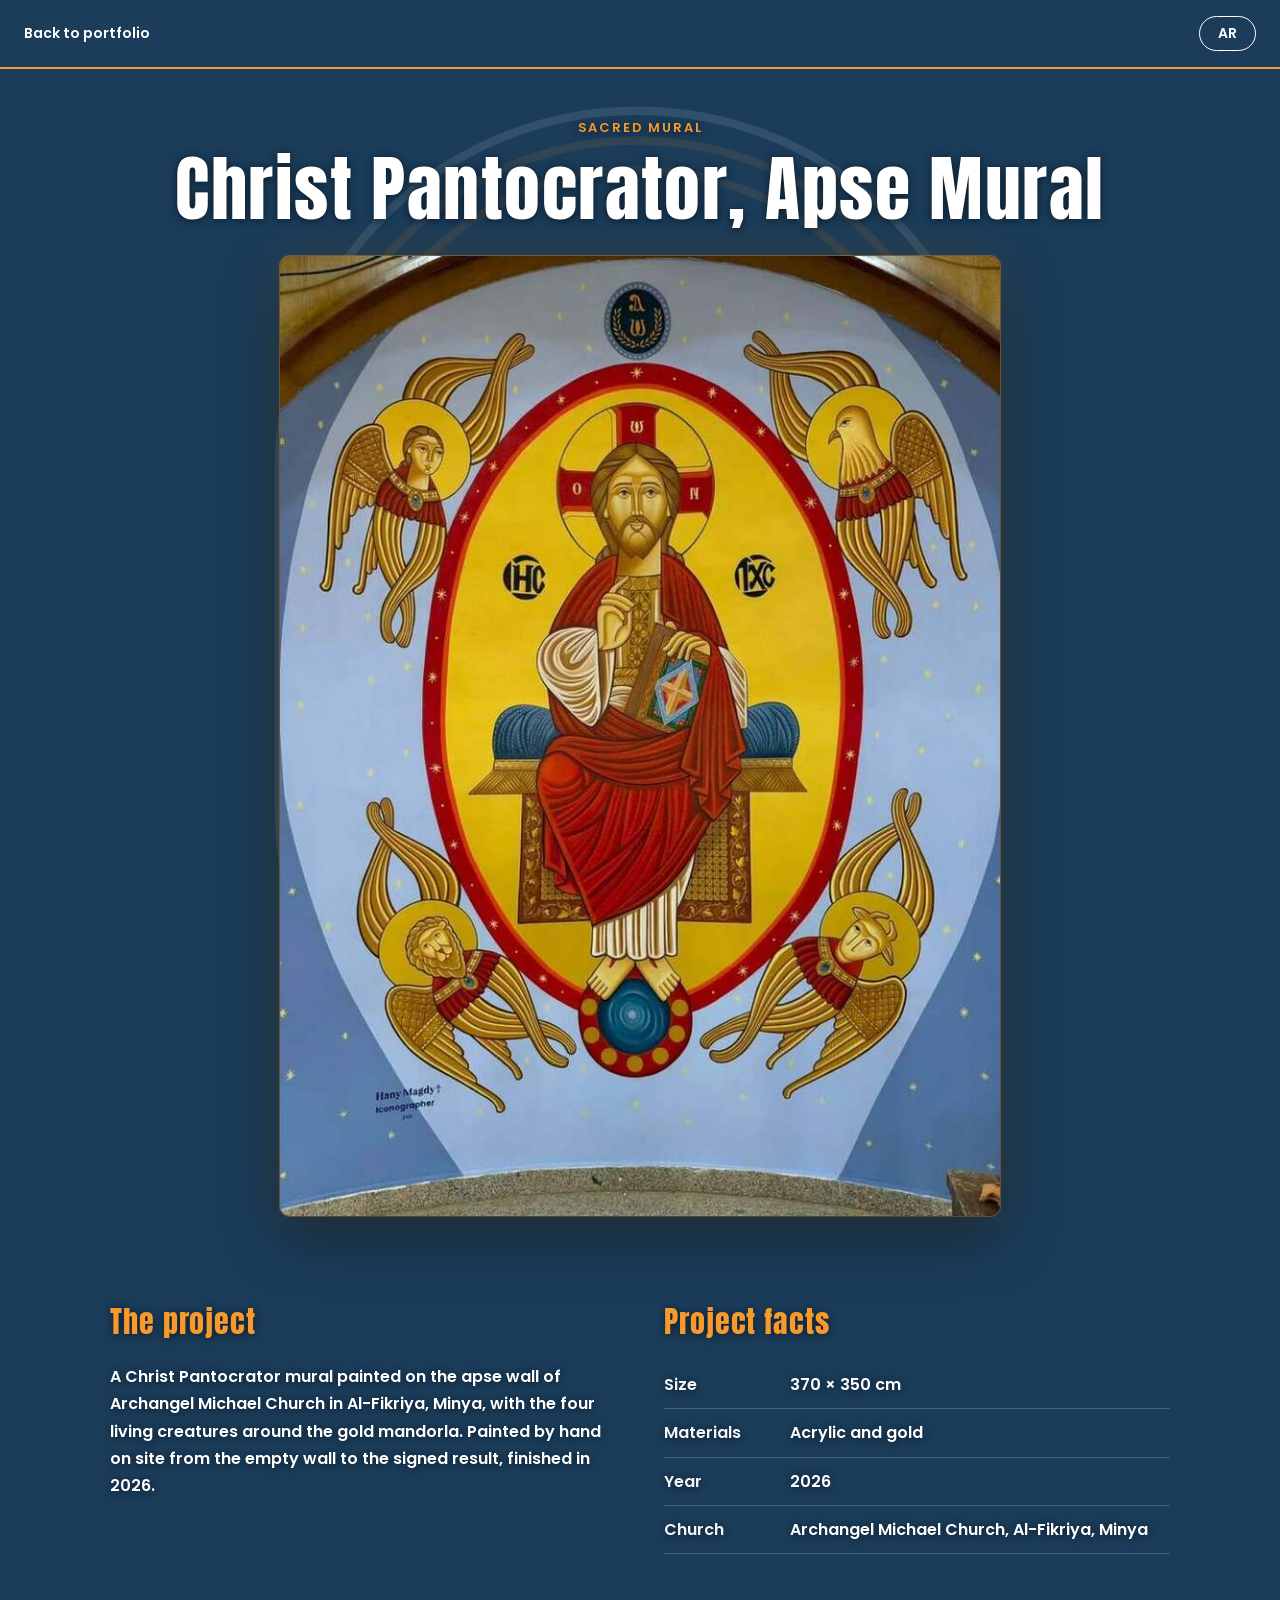
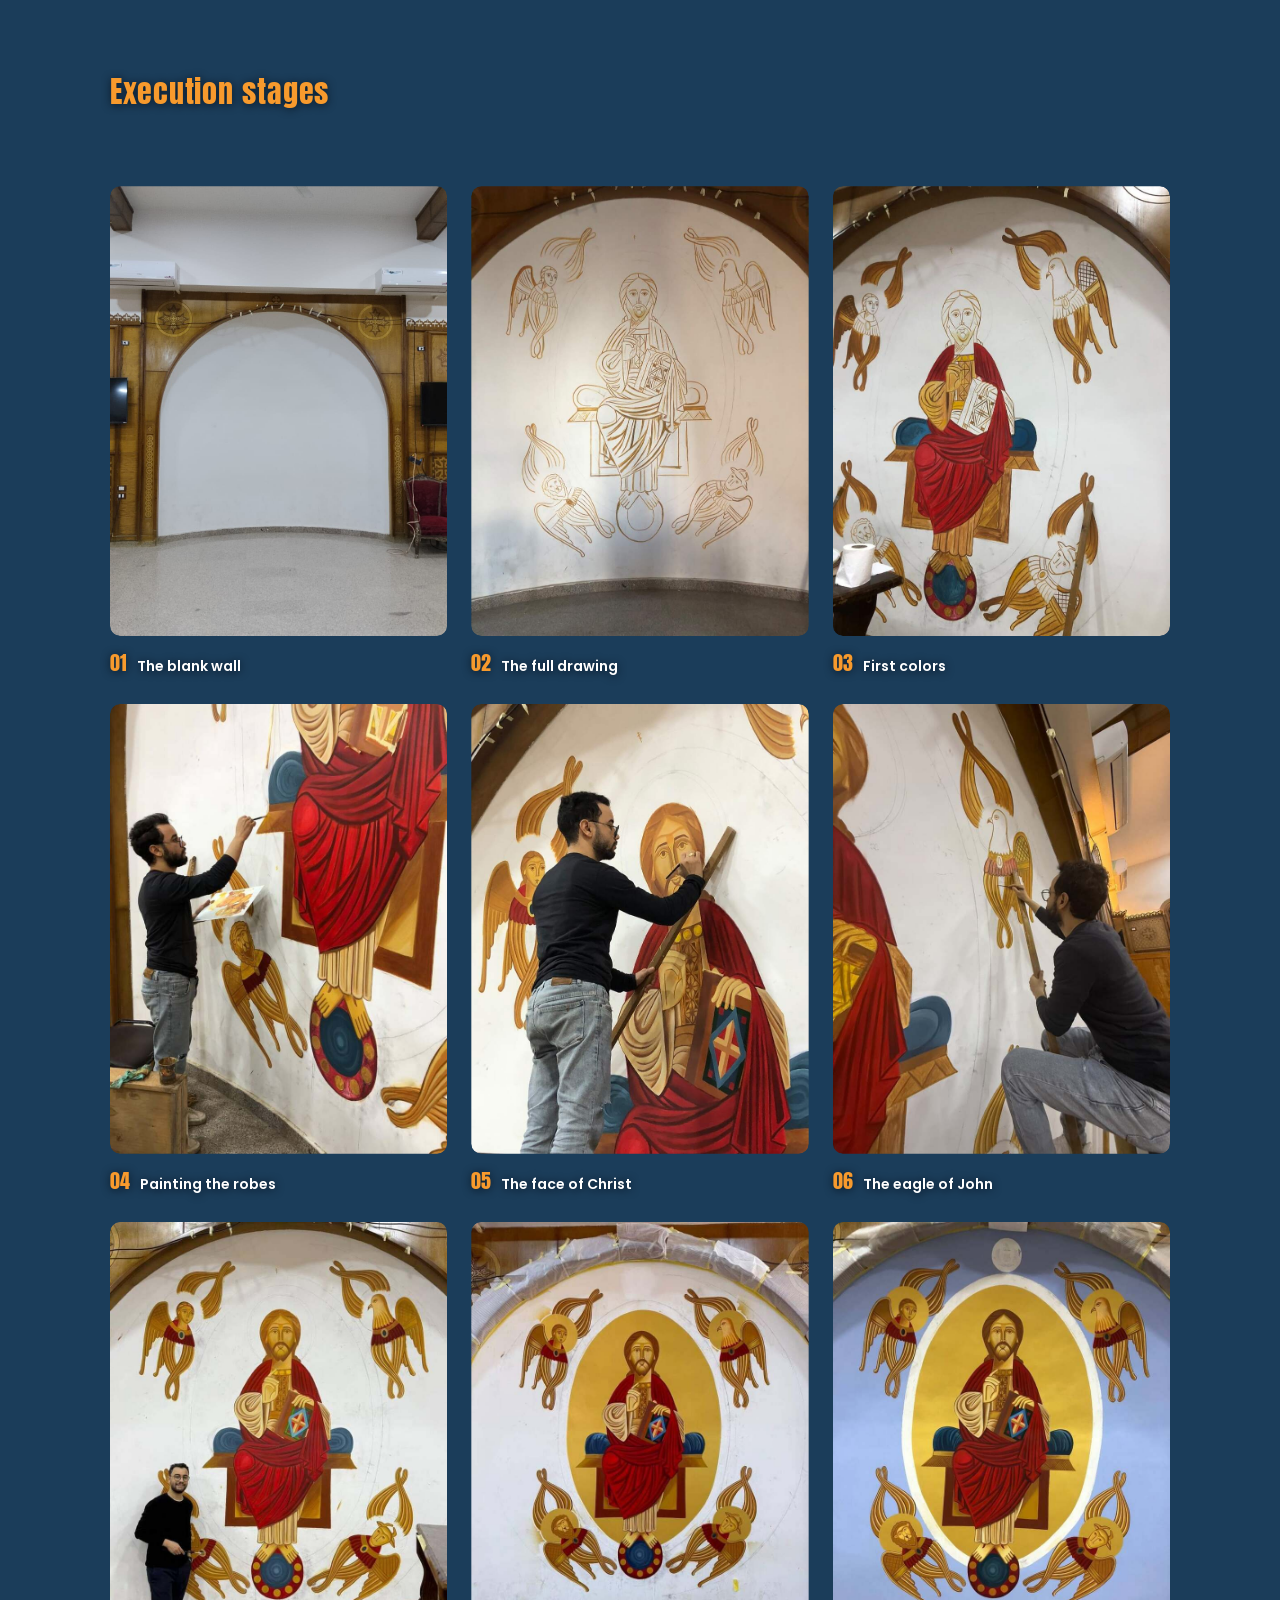
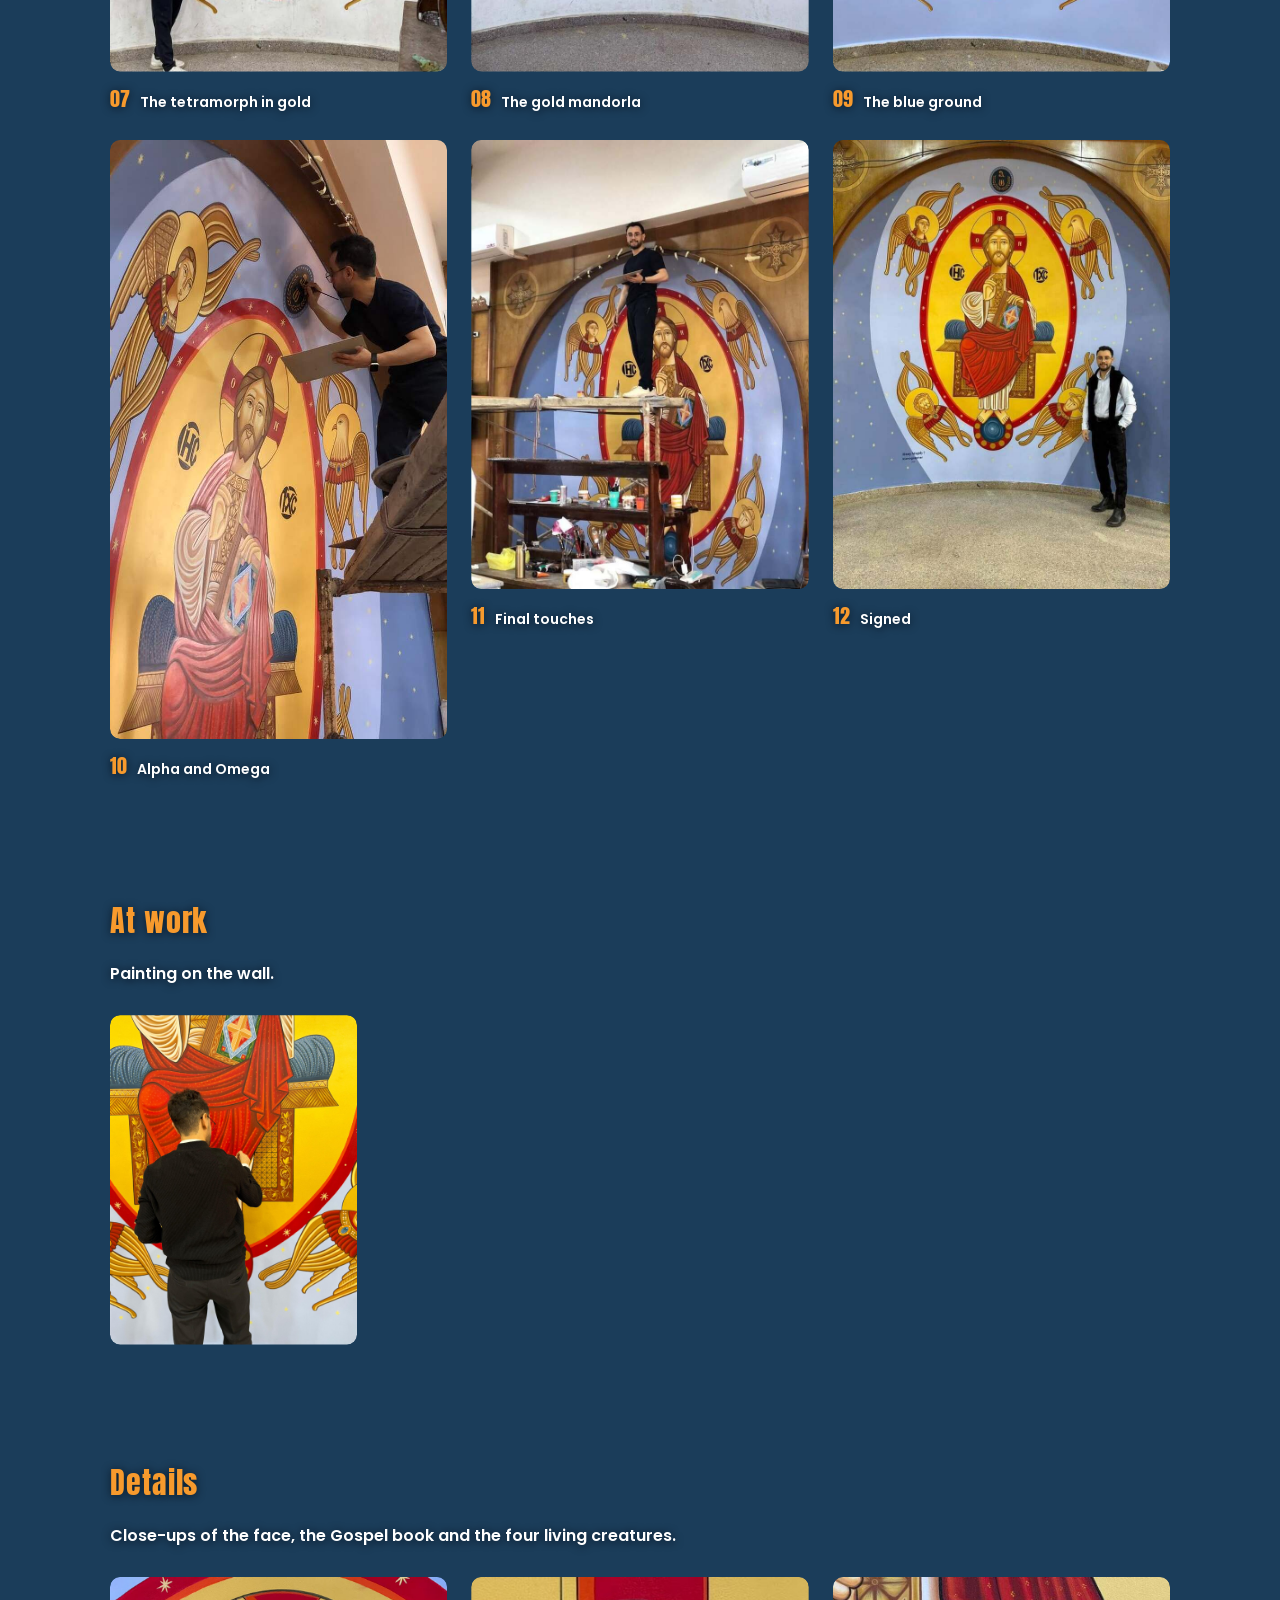
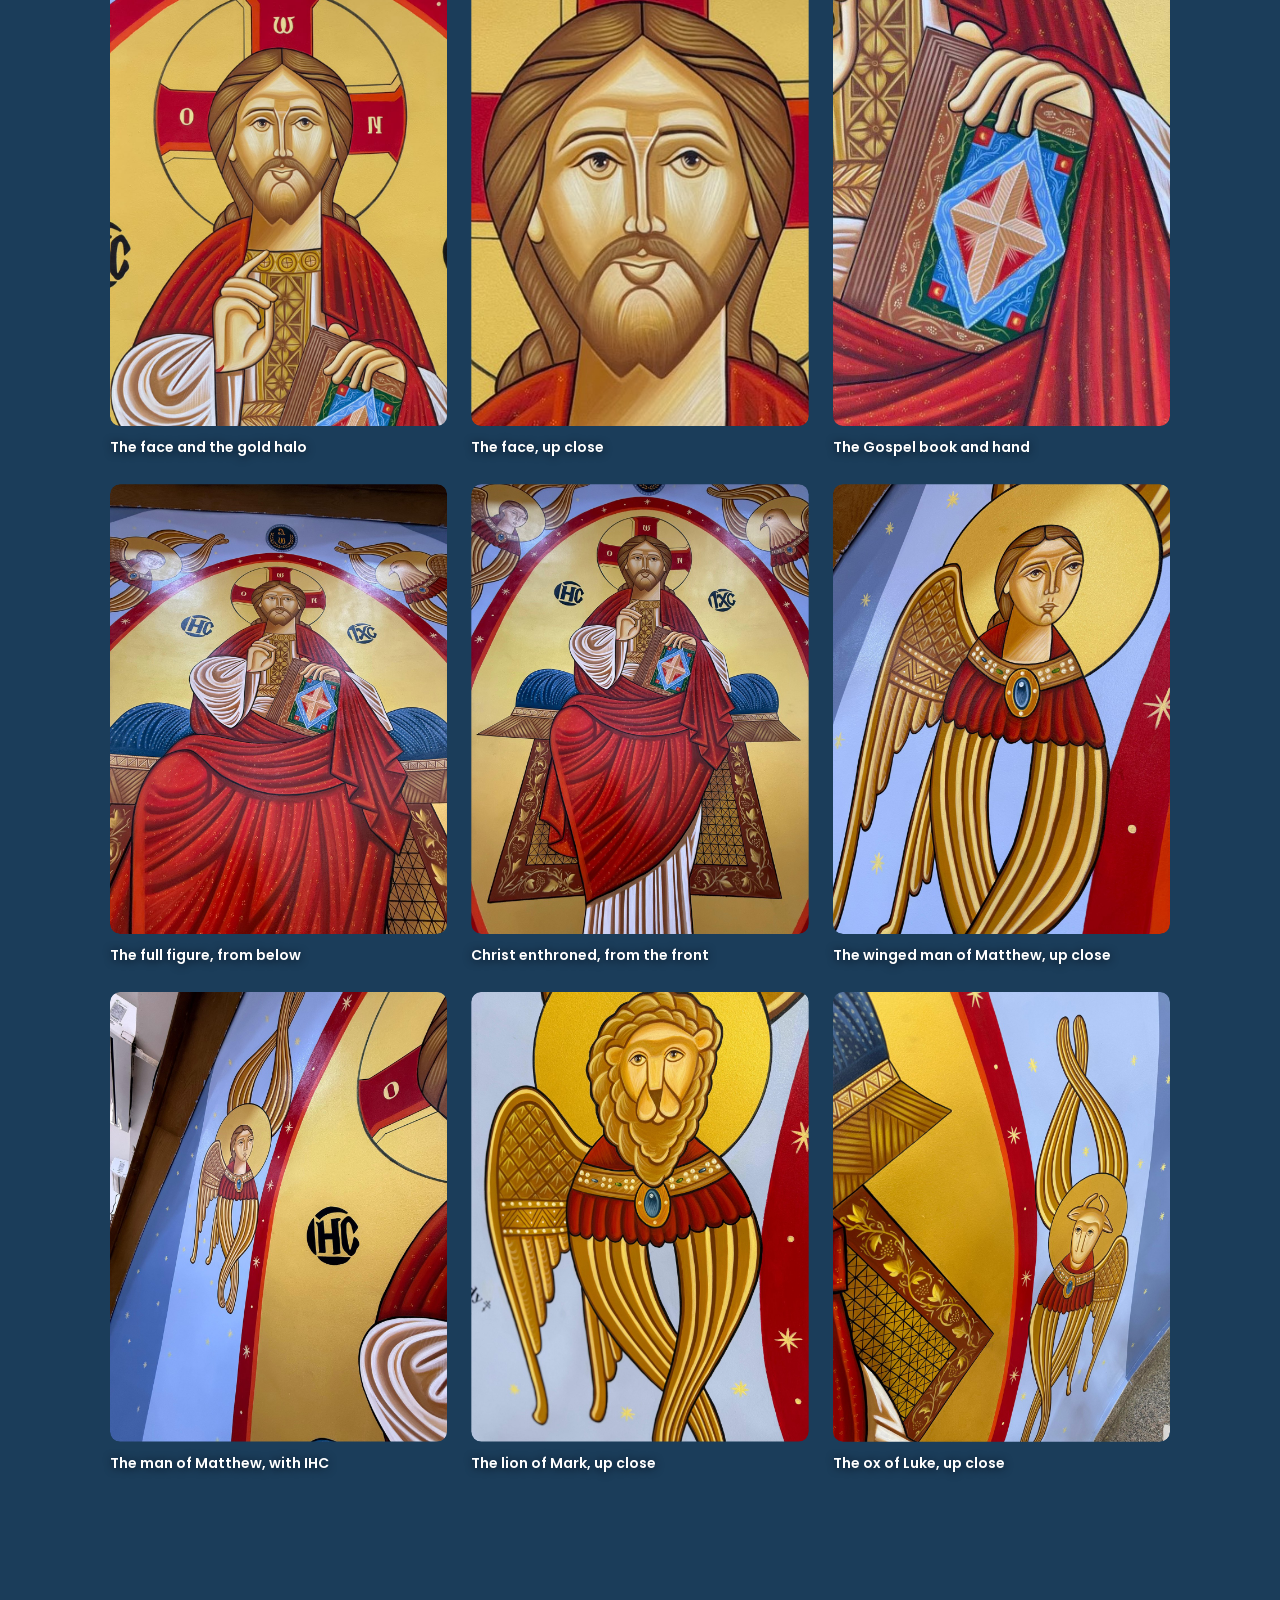
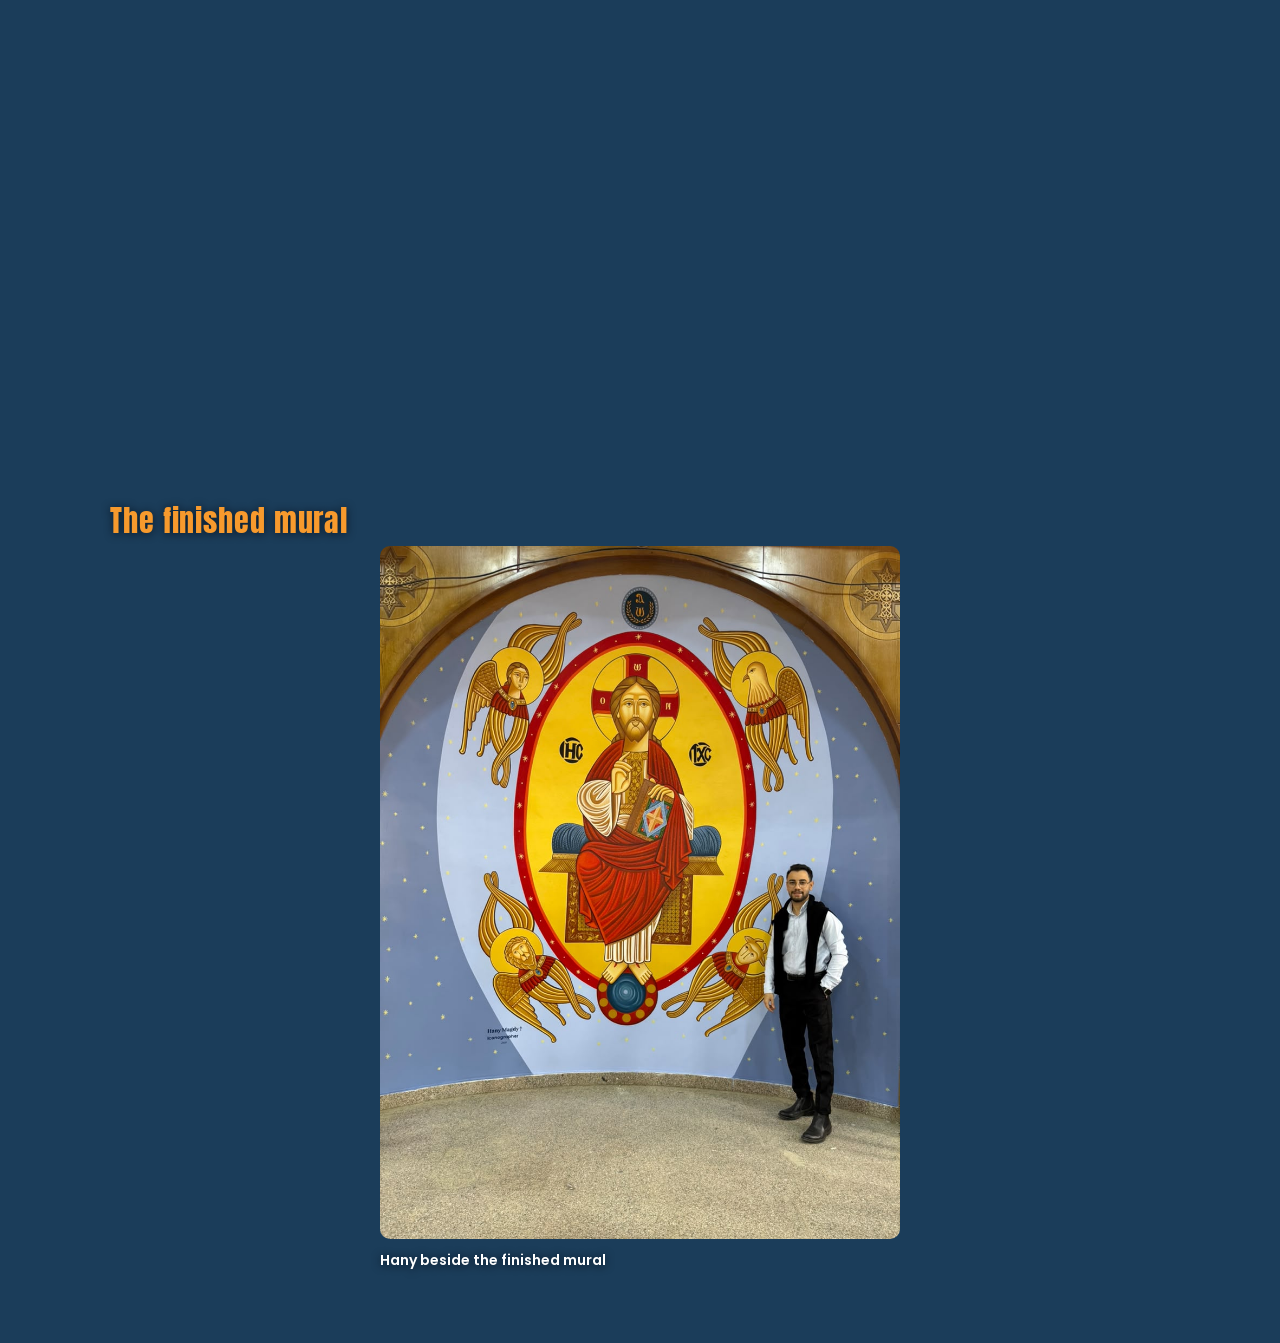
<file: pantocrator-trial.html>
<!doctype html><html><head><meta charset="utf-8"><title>Redirecting</title><link rel="canonical" href="https://hanymagdy6.github.io/illustration/pantocrator/"><meta http-equiv="refresh" content="0;url=pantocrator/"><script>location.replace("pantocrator/")</script></head><body><a href="pantocrator/">Christ Pantocrator, Apse Mural</a></body></html>
</file>
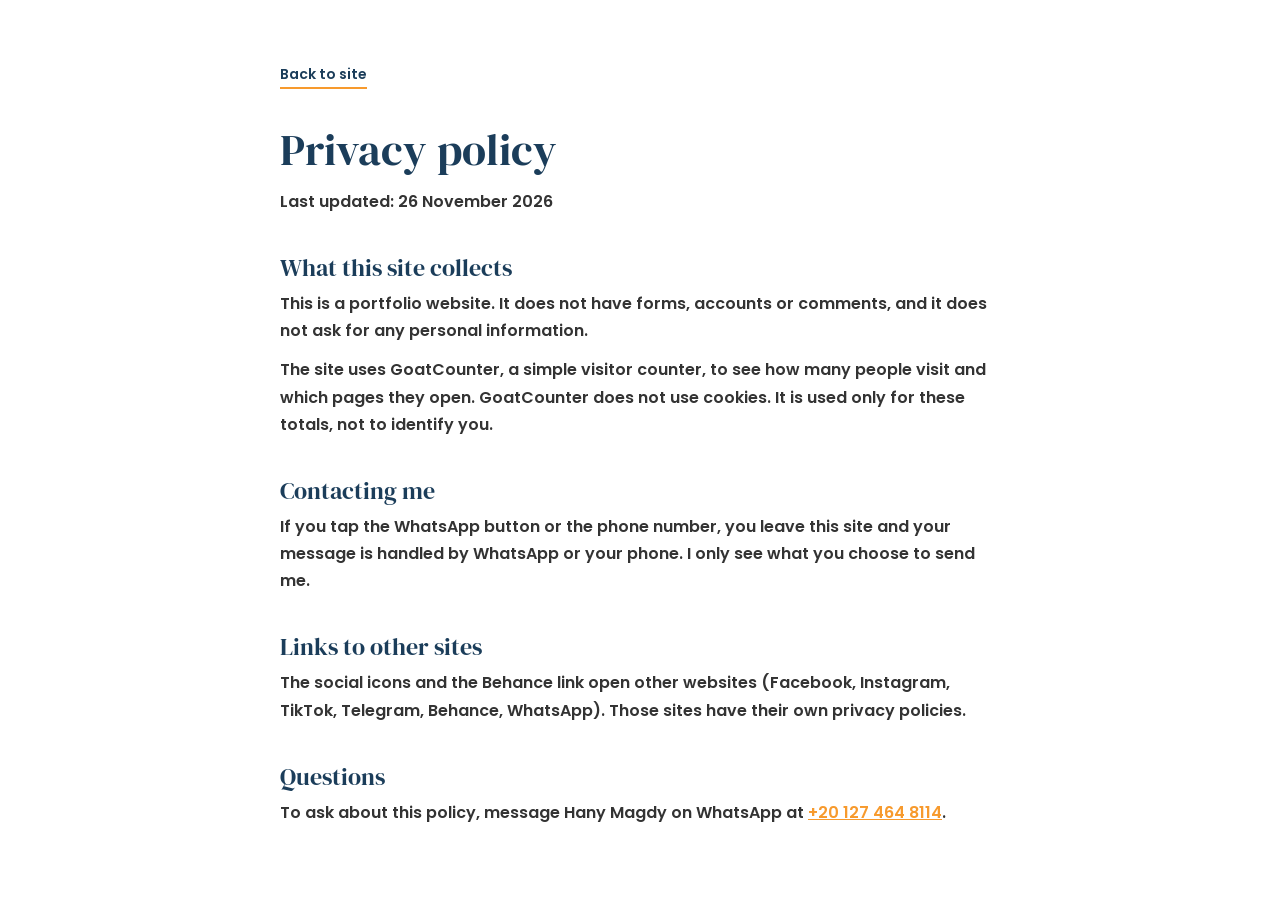
<file: privacy.html>
<!doctype html><html lang="en"><head><meta charset="utf-8"><meta name="viewport" content="width=device-width,initial-scale=1"><title>Privacy policy - Hany Magdy</title><link rel="icon" type="image/png" href="images/favicon.png">
<style>@font-face{font-family:Poppins;src:url('fonts/Poppins.ttf') format("truetype");font-weight:600}@font-face{font-family:"DM Serif Display";src:url('fonts/DMSerif.ttf') format("truetype")}
body{margin:0;background:#fff;color:#1b3d5a;font:16px/1.7 Poppins,"Helvetica Neue",Arial,sans-serif}
main{max-width:720px;margin:0 auto;padding:60px 22px 80px}h1{font:400 44px "DM Serif Display",Georgia,serif;margin:0 0 8px}h2{font:400 24px "DM Serif Display",Georgia,serif;margin:36px 0 6px}
p{margin:0 0 12px;font-weight:400;color:#333}a{color:#f79a2d}.b{display:inline-block;margin-bottom:30px;font-size:14px;text-decoration:none;color:#1b3d5a;border-bottom:2px solid #f79a2d}</style><style id="parcss">html[dir=rtl] body{font-family:Cairo,"Segoe UI",Tahoma,Arial,sans-serif;text-align:right}html[dir=rtl] p a span{display:inline-block;direction:ltr;unicode-bidi:isolate}html[dir=rtl] h1,html[dir=rtl] h2{font-family:Cairo,"Segoe UI",Tahoma,Arial,sans-serif;font-weight:700}</style></head><body><main>
<a class="b" href="./" data-a="العودة إلى الموقع">Back to site</a><h1 data-a="سياسة الخصوصية">Privacy policy</h1><p data-a="آخر تحديث: 26 نوفمبر 2026">Last updated: 26 November 2026</p>
<h2 data-a="ما الذي يجمعه هذا الموقع">What this site collects</h2><p data-a="هذا موقع معرض أعمال. لا يحتوي على نماذج أو حسابات أو تعليقات، ولا يطلب أي معلومات شخصية.">This is a portfolio website. It does not have forms, accounts or comments, and it does not ask for any personal information.</p>
<p data-a="يستخدم الموقع GoatCounter، وهو عداد زيارات بسيط، لمعرفة عدد الزوار والصفحات التي يفتحونها. لا يستخدم GoatCounter ملفات تعريف الارتباط، ويُستخدم لهذه الأعداد فقط وليس لتحديد هويتك.">The site uses GoatCounter, a simple visitor counter, to see how many people visit and which pages they open. GoatCounter does not use cookies. It is used only for these totals, not to identify you.</p>
<h2 data-a="التواصل معي">Contacting me</h2><p data-a="عند الضغط على زر واتساب أو رقم الهاتف، تغادر هذا الموقع وتتولى واتساب أو هاتفك رسالتك. أنا أرى فقط ما تختار إرساله.">If you tap the WhatsApp button or the phone number, you leave this site and your message is handled by WhatsApp or your phone. I only see what you choose to send me.</p>
<h2 data-a="روابط لمواقع أخرى">Links to other sites</h2><p data-a="أيقونات التواصل ورابط Behance تفتح مواقع أخرى (Facebook وInstagram وTikTok وTelegram وBehance وWhatsApp). لتلك المواقع سياسات خصوصية خاصة بها.">The social icons and the Behance link open other websites (Facebook, Instagram, TikTok, Telegram, Behance, WhatsApp). Those sites have their own privacy policies.</p>
<h2 data-a="أسئلة">Questions</h2><p data-q><span data-a="لأي سؤال عن هذه السياسة، راسل هاني مجدي على واتساب على الرقم ">To ask about this policy, message Hany Magdy on WhatsApp at </span><a href="https://wa.me/201274648114?text=Hi%20Hany%2C%20I%20saw%20your%20portfolio%20and%20I%27d%20like%20to%20talk%20about%20a%20project." target="_blank" rel="noopener noreferrer"><span dir="ltr">+20 127 464 8114</span></a><span class="dot">.</span></p>
</main><script id="plang">(function(){var l="en";try{l=localStorage.getItem("lang")||"en"}catch(e){}if(l!="ar")return;var d=document.documentElement;d.lang="ar";d.dir="rtl";document.querySelectorAll("[data-a]").forEach(function(e){e.textContent=e.getAttribute("data-a")});var a=document.querySelector("p[data-q] a");if(a){a.innerHTML='<span dir="ltr">+20 127 464 8114</span>'}})()</script><script id="wamsg">(function(){var E="Hi%20Hany%2C%20I%20saw%20your%20portfolio%20and%20I%27d%20like%20to%20talk%20about%20a%20project.",A="%D8%A3%D9%87%D9%84%D8%A7%20%D9%87%D8%A7%D9%86%D9%8A%D8%8C%20%D8%B4%D9%81%D8%AA%20%D8%A3%D8%B9%D9%85%D8%A7%D9%84%D9%83%20%D9%88%D8%B9%D8%A7%D9%8A%D8%B2%20%D9%86%D8%AA%D9%83%D9%84%D9%85%20%D9%81%D9%8A%20%D9%85%D8%B4%D8%B1%D9%88%D8%B9.";function f(){var t=document.documentElement.lang=="ar"?A:E;document.querySelectorAll('a[href^="https://wa.me/201274648114"]').forEach(function(a){a.href="https://wa.me/201274648114?text="+t})}f();new MutationObserver(f).observe(document.documentElement,{attributes:true,attributeFilter:["lang"]});document.addEventListener("DOMContentLoaded",f)})()</script></body></html>
</file>
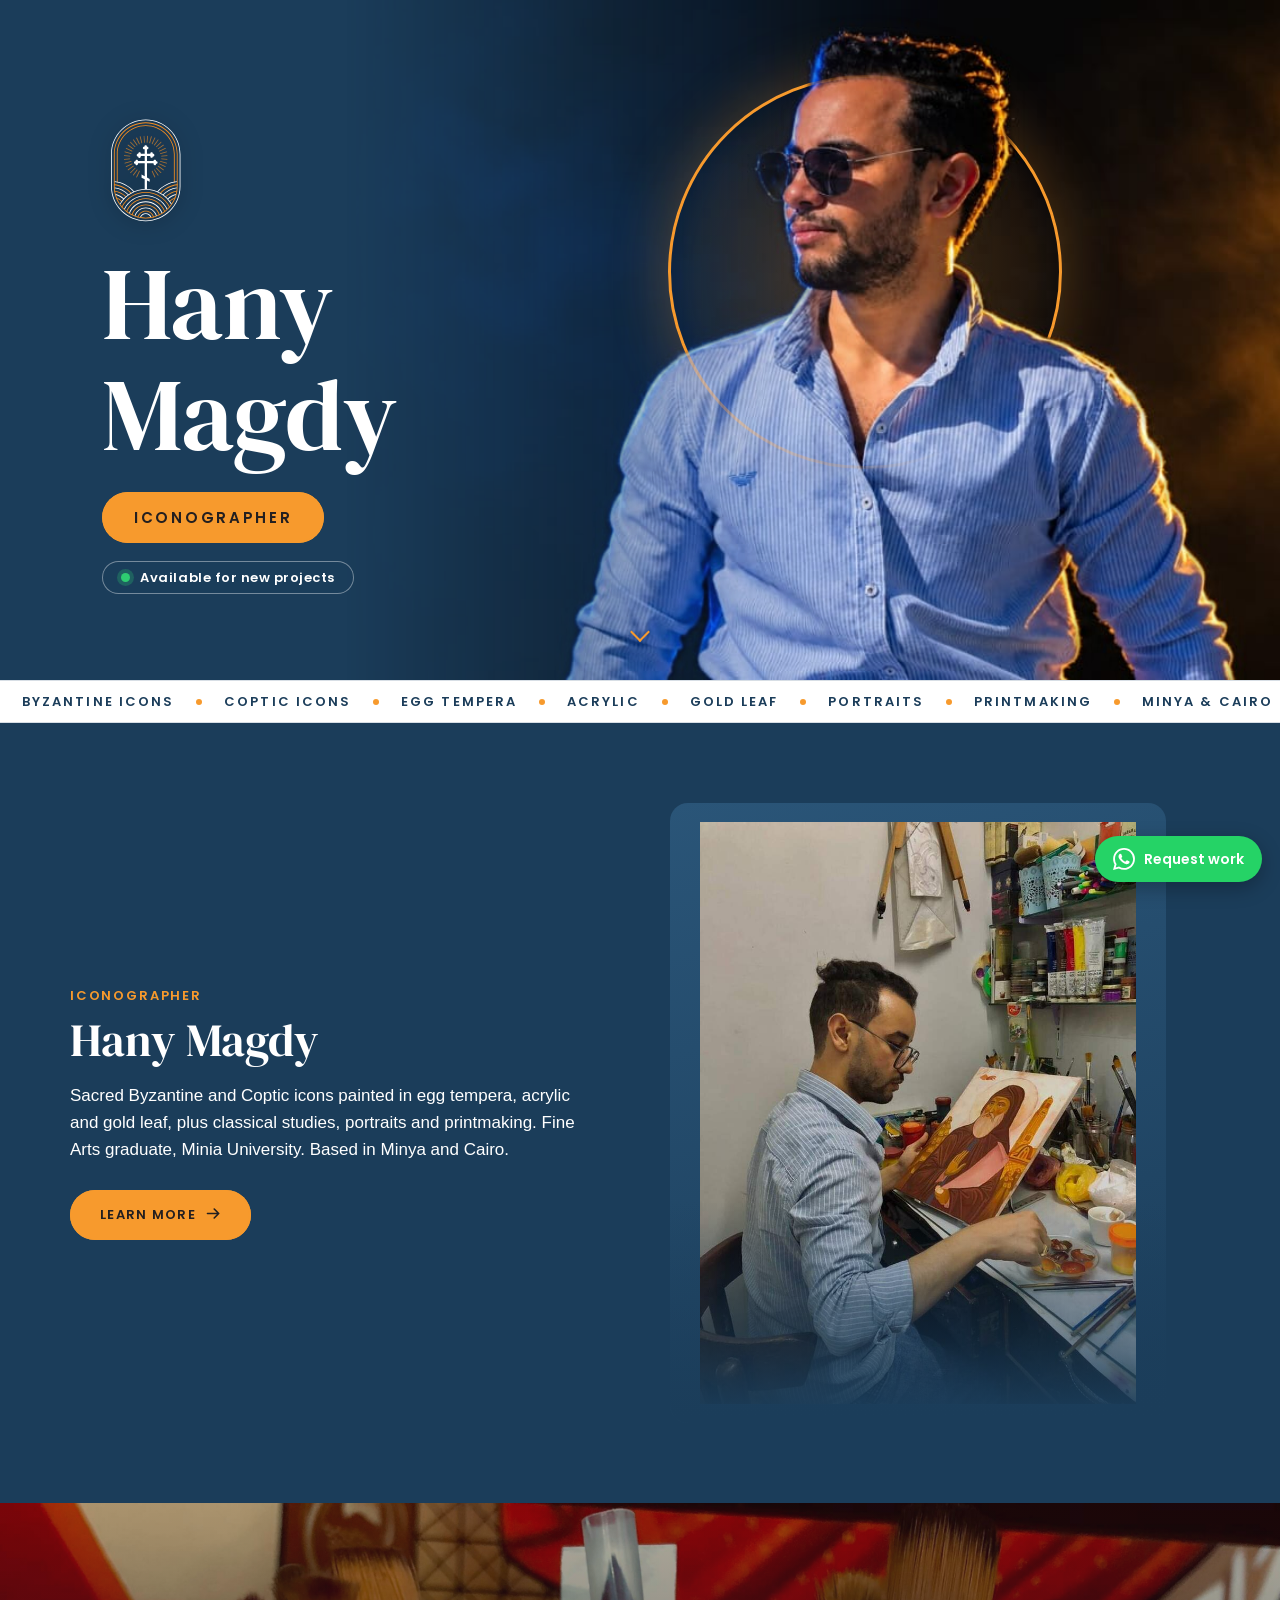
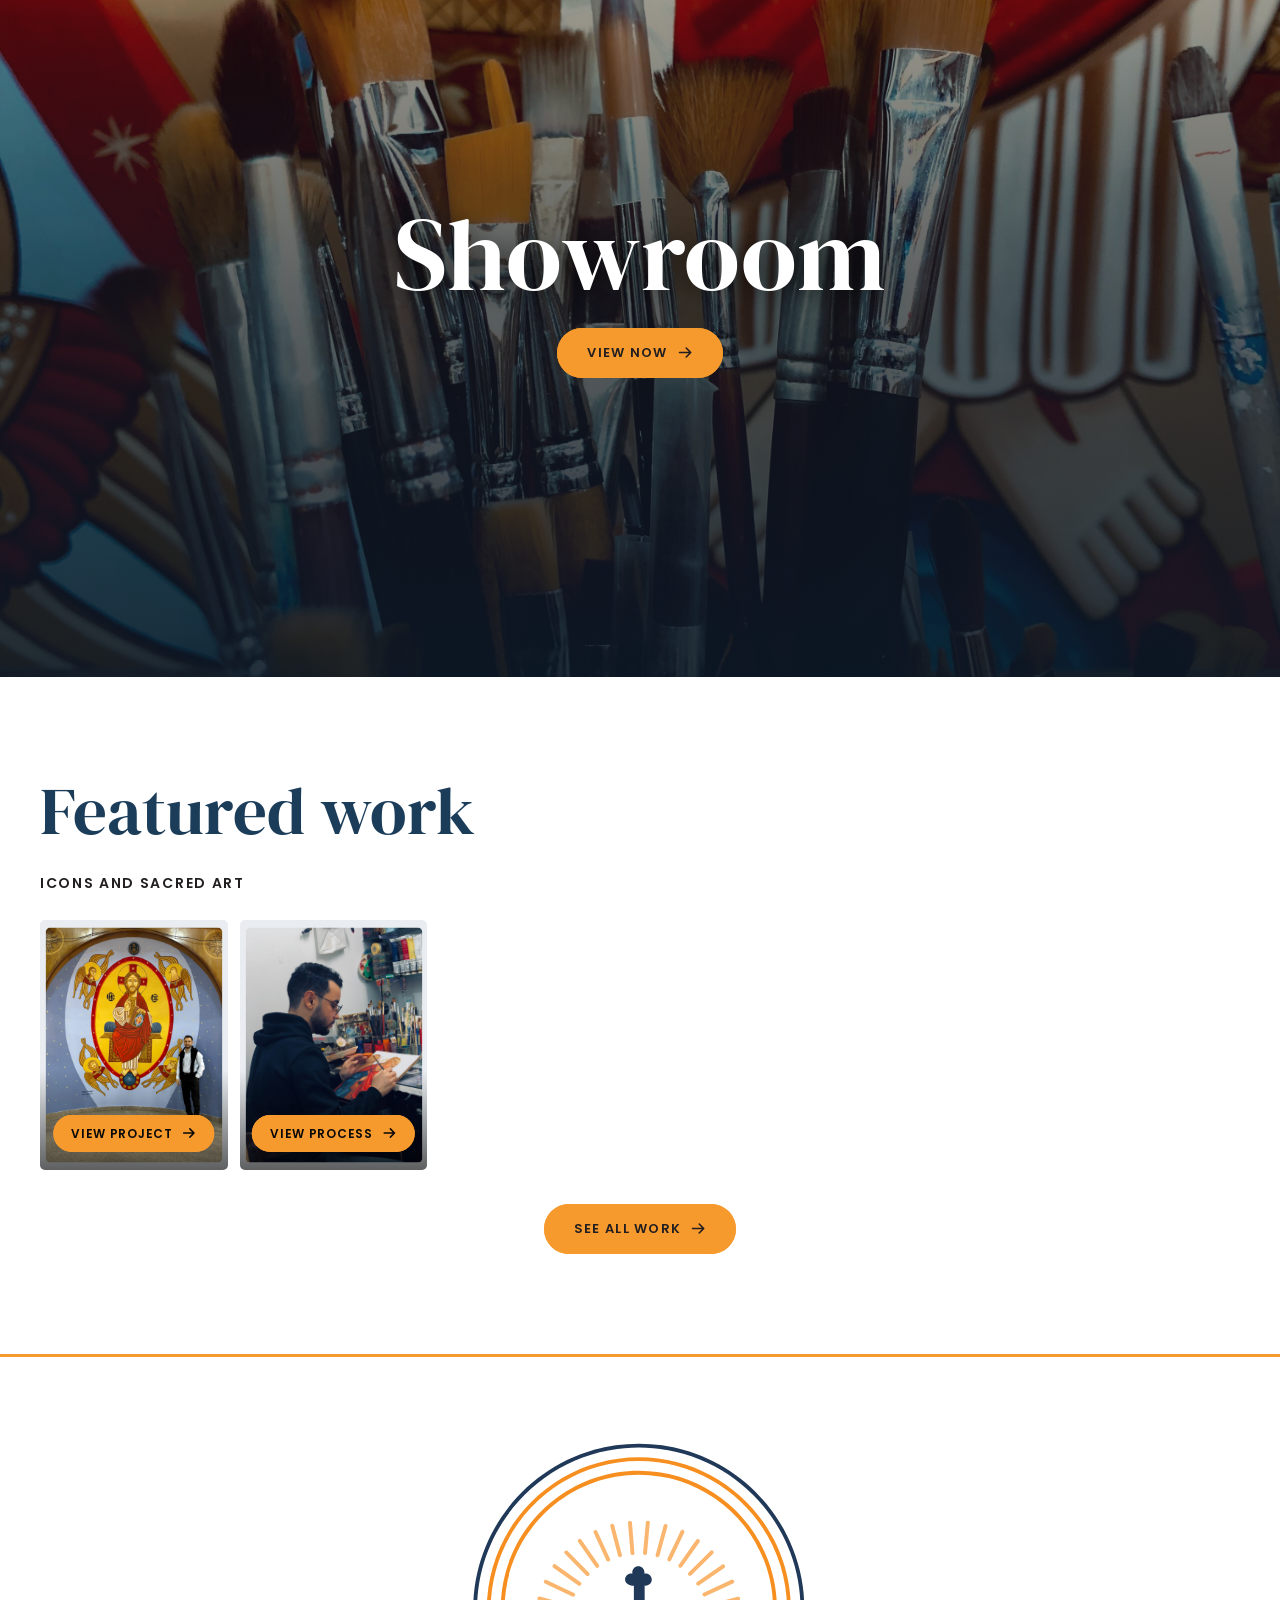
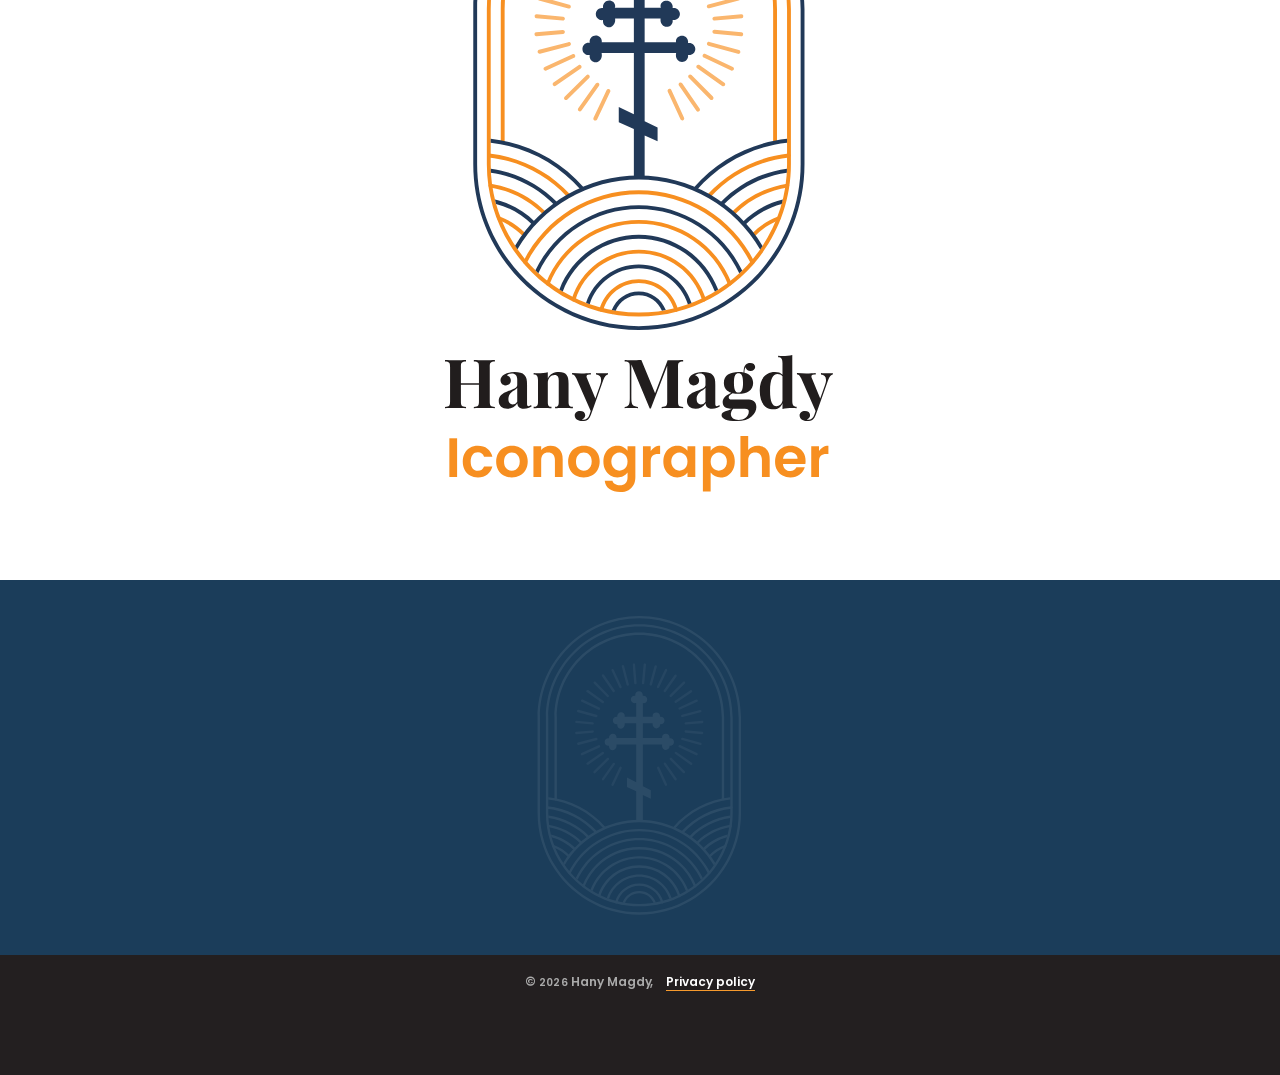
<file: trial-circle-cards.html>
<!doctype html>
<html lang="en"
  ><head
    ><meta charset="utf-8" /><meta
      name="viewport"
      content="width=device-width,initial-scale=1"
    /><title>Hany Magdy | Iconographer</title
    ><link rel="icon" type="image/png" href="images/favicon.png" /><link
      rel="apple-touch-icon"
      href="images/apple-touch-icon.png"
    /><meta property="og:type" content="website" /><meta
      property="og:title"
      content="Hany Magdy | Iconographer, Minya &amp; Cairo"
    /><meta
      property="og:image"
      content="https://hanymagdy6.github.io/illustration/images/og-logo.jpg"
    /><link rel="stylesheet" href="css/style.css" /> <meta name="robots" content="noindex" /><link rel="stylesheet" href="css/trial.css" /></head
  ><body
    ><nav class="nav"
      ><div class="l"
        ><a href="#"><span data-i18n="home">Home</span></a
        ><a href="#about"><span data-i18n="about">About</span></a
        ><span class="dd"
          ><a class="ddt" href="#work"
            ><span data-i18n="work">Work</span><span class="car">&#9662;</span></a
          ><span class="ddp"
            ><a href="#work" data-t="c-byzantine"
              ><span data-i18n="byzantine_icons">Byzantine Icons</span></a
            ><a href="#work" data-t="c-coptic"><span data-i18n="coptic_art">Coptic Art</span></a
            ><a href="#work" data-t="c-mural"><span data-i18n="mural">Mural</span></a
            ><a href="#work" data-t="c-classical"
              ><span data-i18n="classical_studies">Classical Studies</span></a
            ><a href="#work" data-t="c-printmaking"
              ><span data-i18n="printmaking">Printmaking</span></a
            ><a href="#work" data-t="c-exhibitions"
              ><span data-i18n="exhibitions">Exhibitions</span></a
            ></span
          ></span
        ><a href="#process"><span data-i18n="process">Process</span></a
        ><a href="#contact"><span data-i18n="contact">Contact</span></a></div
      ><a
        class="r"
        href="https://www.behance.net/hanymagdy6"
        target="_blank"
        rel="noopener noreferrer"
        ><span data-i18n="behance">Behance</span></a
      ><button class="langbtn" type="button" aria-label="Language">عربي</button
      ><a class="mono" href="#"><img src="images/nav-logo-anim.svg" alt="Hany Magdy" /></a></nav
    ><div id="app"
      ><main class="pgv v-home"
        ><header class="hero" data-np
          ><div class="hbigw"
            ><img
              class="hbig"
              src="images/hero-hany.jpg"
              alt="Hany Magdy"
              width="1600"
              height="600" /></div
          ><div
            ><img class="hmark" src="images/nav-logo-anim.svg" alt="Hany Magdy logo" /><h1
              ><span data-i18n="hany">Hany</span><br /><span data-i18n="magdy">Magdy</span></h1
            ><p class="kick"><span data-i18n="iconographer">Iconographer</span></p
            ><p class="avail"
              ><i></i><span data-i18n="available_badge">Available for new projects</span></p
            ></div
          ><span class="scl" aria-hidden="true"><b></b></span></header
        ><div class="mq" aria-hidden="true"
          ><div class="mqrow mqen"
            ><div class="mqt"
              ><span class="mqi">Byzantine icons</span><i class="mqd"></i
              ><span class="mqi">Coptic icons</span><i class="mqd"></i
              ><span class="mqi">Egg tempera</span><i class="mqd"></i
              ><span class="mqi">Acrylic</span><i class="mqd"></i><span class="mqi">Gold leaf</span
              ><i class="mqd"></i><span class="mqi">Portraits</span><i class="mqd"></i
              ><span class="mqi">Printmaking</span><i class="mqd"></i
              ><span class="mqi">Minya &amp; Cairo</span><i class="mqd"></i
              ><span class="mqi">Byzantine icons</span><i class="mqd"></i
              ><span class="mqi">Coptic icons</span><i class="mqd"></i
              ><span class="mqi">Egg tempera</span><i class="mqd"></i
              ><span class="mqi">Acrylic</span><i class="mqd"></i><span class="mqi">Gold leaf</span
              ><i class="mqd"></i><span class="mqi">Portraits</span><i class="mqd"></i
              ><span class="mqi">Printmaking</span><i class="mqd"></i
              ><span class="mqi">Minya &amp; Cairo</span><i class="mqd"></i
              ><span class="mqi">Byzantine icons</span><i class="mqd"></i
              ><span class="mqi">Coptic icons</span><i class="mqd"></i
              ><span class="mqi">Egg tempera</span><i class="mqd"></i
              ><span class="mqi">Acrylic</span><i class="mqd"></i><span class="mqi">Gold leaf</span
              ><i class="mqd"></i><span class="mqi">Portraits</span><i class="mqd"></i
              ><span class="mqi">Printmaking</span><i class="mqd"></i
              ><span class="mqi">Minya &amp; Cairo</span><i class="mqd"></i></div></div
          ><div class="mqrow mqar"
            ><div class="mqt"
              ><span class="mqi">أيقونات بيزنطية</span><i class="mqd"></i
              ><span class="mqi">أيقونات قبطية</span><i class="mqd"></i
              ><span class="mqi">تمبرا البيض</span><i class="mqd"></i
              ><span class="mqi">أكريليك</span><i class="mqd"></i><span class="mqi">ورق الذهب</span
              ><i class="mqd"></i><span class="mqi">بورتريه</span><i class="mqd"></i
              ><span class="mqi">طباعة فنية</span><i class="mqd"></i
              ><span class="mqi">المنيا والقاهرة</span><i class="mqd"></i
              ><span class="mqi">أيقونات بيزنطية</span><i class="mqd"></i
              ><span class="mqi">أيقونات قبطية</span><i class="mqd"></i
              ><span class="mqi">تمبرا البيض</span><i class="mqd"></i
              ><span class="mqi">أكريليك</span><i class="mqd"></i><span class="mqi">ورق الذهب</span
              ><i class="mqd"></i><span class="mqi">بورتريه</span><i class="mqd"></i
              ><span class="mqi">طباعة فنية</span><i class="mqd"></i
              ><span class="mqi">المنيا والقاهرة</span><i class="mqd"></i
              ><span class="mqi">أيقونات بيزنطية</span><i class="mqd"></i
              ><span class="mqi">أيقونات قبطية</span><i class="mqd"></i
              ><span class="mqi">تمبرا البيض</span><i class="mqd"></i
              ><span class="mqi">أكريليك</span><i class="mqd"></i><span class="mqi">ورق الذهب</span
              ><i class="mqd"></i><span class="mqi">بورتريه</span><i class="mqd"></i
              ><span class="mqi">طباعة فنية</span><i class="mqd"></i
              ><span class="mqi">المنيا والقاهرة</span><i class="mqd"></i></div></div></div
        ><section class="about" id="about"
          ><div class="about-photo"
            ><img src="images/about.jpg" alt="Hany Magdy painting an icon" /></div
          ><div
            ><p class="ab1"><span data-i18n="iconographer">Iconographer</span></p
            ><h3><span data-i18n="hany_magdy">Hany Magdy</span></h3
            ><p
              ><span data-i18n="sacred_byzantine_and_coptic"
                >Sacred Byzantine and Coptic icons painted in egg tempera, acrylic and gold leaf,
                plus classical studies, portraits and printmaking. Fine Arts graduate, Minia
                University. Based in Minya and Cairo.</span
              ></p
            ><a class="pill" href="#about"><span data-i18n="learn_more">Learn more</span></a></div
          ></section
        ><section class="banner" style="background-image: url(images/brushes.jpg)"
          ><div
            ><h2><span data-i18n="showroom">Showroom</span></h2
            ><a class="pill" href="#work"><span data-i18n="view_now">View now</span></a></div
          ></section
        ><section class="band w" id="work"
          ><h2><span data-i18n="featured_work">Featured work</span></h2
          ><p class="sub"><span data-i18n="icons_and_sacred_art">Icons and sacred art</span></p
          ><div class="grid pg"
            ><figure class="card"
              ><a href="pantocrator/" class="fc"><img src="images/hf-mural.jpg" alt="Hany Magdy next to a church mural" /><span class="pill ac fcb" data-i18n="view_project">View Project</span></a></figure
            ><figure class="card"
              ><a href="#process" class="fc"><img src="images/hf-desk.jpg" alt="Hany Magdy painting an icon at his desk" /><span class="pill ac fcb" data-i18n="view_process">View Process</span></a></figure></div
          ><div class="more"
            ><a class="pill" href="#work"
              ><span data-i18n="see_all_work">See all work</span></a
            ></div
          ></section
        ><section class="band k" id="testimonials" hidden
          ><h2><span data-i18n="kind_words">Kind words</span></h2
          ><div class="tlist"></div></section
        ><section class="brand"
          ><img src="images/logo-full.svg" alt="Hany Magdy Iconographer" /></section
        ><footer class="foot" id="contact"
          ><h2><span data-i18n="see_more_of_the">See more of the work</span></h2
          ><a class="pill" href="#contact"
            ><span data-i18n="contact_me">Contact me</span></a
          ></footer
        ></main
      ><main class="pgv v-about"
        ><div class="abwrap"
          ><header class="pagehead"
            ><p class="ab1"><span data-i18n="iconographer">Iconographer</span></p
            ><h1><span data-i18n="about">About</span></h1></header
          ><section class="about"
            ><div class="about-photo"
              ><img src="images/about.jpg" alt="Hany Magdy painting an icon" /></div
            ><div
              ><p class="ab1"><span data-i18n="iconographer">Iconographer</span></p
              ><h3><span data-i18n="hany_magdy">Hany Magdy</span></h3
              ><p
                ><span data-i18n="hany_magdy_is_an"
                  >Hany Magdy is an iconographer based in Minya and Cairo. He paints sacred
                  Byzantine and Coptic icons in egg tempera, acrylic and gold leaf on wooden panels,
                  and studies the Renaissance masters to keep anatomy, light and form honest. He has
                  been painting icons since about 2018.</span
                ></p
              ><p
                ><span data-i18n="he_also_works_in"
                  >He also works in charcoal, pencil and mixed media portraits, and in relief and
                  intaglio printmaking. He is a Fine Arts graduate of Minia University.</span
                ></p
              ><a class="pill" href="#work"
                ><span data-i18n="view_the_work">View the work</span></a
              ></div
            ></section
          ></div
        ><section class="band w"
          ><h2><span data-i18n="what_i_do">What I do</span></h2
          ><div class="cols"
            ><div
              ><h3><span data-i18n="icons">Icons</span></h3
              ><p
                ><span data-i18n="byzantine_and_coptic_icons"
                  >Byzantine and Coptic icons in egg tempera, acrylic and gold leaf.</span
                ></p
              ></div
            ><div
              ><h3><span data-i18n="studies_and_portraits">Studies and portraits</span></h3
              ><p
                ><span data-i18n="classical_studies_charcoal_and"
                  >Classical studies, charcoal and pencil portraits, mixed media.</span
                ></p
              ></div
            ><div
              ><h3><span data-i18n="printmaking">Printmaking</span></h3
              ><p
                ><span data-i18n="relief_and_intaglio_prints"
                  >Relief and intaglio prints that mix sacred symbols with modern composition.</span
                ></p
              ></div
            ></div
          ></section
        ><section class="band k"
          ><div class="facts"
            ><div
              ><b><span data-i18n="fine_arts">Fine Arts</span></b
              ><span><span data-i18n="minia_university">Minia University</span></span></div
            ><div
              ><b><span data-i18n="egg_tempera">Egg tempera &amp; acrylic</span></b
              ><span><span data-i18n="and_gold_leaf">and gold leaf</span></span></div
            ><div
              ><b><span data-i18n="cairo">Minya &amp; Cairo</span></b
              ><span><span data-i18n="egypt">Egypt</span></span></div
            ></div
          ></section
        ><section class="brand"
          ><img src="images/logo-full.svg" alt="Hany Magdy Iconographer" /></section
        ><footer class="foot" id="contact"
          ><h2><span data-i18n="see_more_of_the">See more of the work</span></h2
          ><a class="pill" href="#contact"
            ><span data-i18n="contact_me">Contact me</span></a
          ></footer
        ></main
      ><main class="pgv v-work"
        ><header class="pagehead"
          ><p class="ab1"><span data-i18n="selected_work">Selected work</span></p
          ><h1><span data-i18n="work">Work</span></h1></header
        ><section class="signed rv"
          ><p
            class="ab1"
            style="
              color: #f79a2d;
              font-family: Poppins;
              font-weight: 600;
              letter-spacing: 0.14em;
              font-size: 13px;
              margin: 0;
            "
            ><span data-i18n="icon">ICON</span></p
          ><h2><span data-i18n="the_good_shepherd">The Good Shepherd</span></h2
          ><img src="images/gs1.jpg" alt="Good Shepherd icon on canvas" /><img
            src="images/gs2.jpg"
            alt="Good Shepherd, lamb detail" /><img
            src="images/gs3.jpg"
            alt="Good Shepherd, face detail" /><img
            src="images/gs5.jpg"
            alt="The finished Good Shepherd canvas in the studio" /></section
        ><section class="signed rv"
          ><p
            class="ab1"
            style="
              color: #f79a2d;
              font-family: Poppins;
              font-weight: 600;
              letter-spacing: 0.14em;
              font-size: 13px;
              margin: 0;
            "
            ><span data-i18n="icon">ICON</span></p
          ><h2><span data-i18n="christ_pantocrator">Christ Pantocrator</span></h2
          ><img src="images/gs4.jpg" alt="Christ Pantocrator, Sinai style, gold leaf halo" /><img
            src="images/pant-1.jpg"
            alt="The finished Christ Pantocrator icon on canvas" /><img
            src="images/pant-2.jpg"
            alt="Christ Pantocrator, gold halo detail" /></section
        ><section class="signed rv"
          ><p
            class="ab1"
            style="
              color: #f79a2d;
              font-family: Poppins;
              font-weight: 600;
              letter-spacing: 0.14em;
              font-size: 13px;
              margin: 0;
            "
            ><span data-i18n="icon">ICON</span></p
          ><h2><span data-i18n="father_matta_el_meskeen">Father Matta El-Meskeen</span></h2
          ><img
            src="images/pr9.jpg"
            alt="Icon of Father Matta El-Meskeen, Matthew the Poor, signed"
          /><img
            src="images/matta-2.jpg"
            alt="The finished Father Matta El-Meskeen icon in the studio"
          /><a class="pill" href="#process"
            ><span data-i18n="see_the_process">See the process</span></a
          ></section
        ><section class="signed rv"
          ><p
            class="ab1"
            style="
              color: #f79a2d;
              font-family: Poppins;
              font-weight: 600;
              letter-spacing: 0.14em;
              font-size: 13px;
              margin: 0;
            "
            ><span data-i18n="icon">ICON</span></p
          ><h2><span data-i18n="saint_anthony_the_great">Saint Anthony the Great</span></h2
          ><img
            src="images/st-anthony.jpg"
            alt="Icon of Saint Anthony the Great, blue hood and gold halo" /></section
        ><section class="signed rv"
          ><p
            class="ab1"
            style="
              color: #f79a2d;
              font-family: Poppins;
              font-weight: 600;
              letter-spacing: 0.14em;
              font-size: 13px;
              margin: 0;
            "
            ><span data-i18n="icon">ICON</span></p
          ><h2><span data-i18n="the_good_shepherd_coptic">The Good Shepherd, Coptic Style</span></h2
          ><img
            src="images/gs-coptic.jpg"
            alt="Good Shepherd icon in Coptic style on a gold ground" /></section
        ><section class="signed rv"
          ><p
            class="ab1"
            style="
              color: #f79a2d;
              font-family: Poppins;
              font-weight: 600;
              letter-spacing: 0.14em;
              font-size: 13px;
              margin: 0;
            "
            ><span data-i18n="icon">ICON</span></p
          ><h2><span data-i18n="the_mystical_supper">The Mystical Supper</span></h2
          ><img
            src="images/last-supper.jpg"
            alt="The Mystical Supper icon, framed, signed 2022" /></section
        ><section class="signed rv"
          ><p
            class="ab1"
            style="
              color: #f79a2d;
              font-family: Poppins;
              font-weight: 600;
              letter-spacing: 0.14em;
              font-size: 13px;
              margin: 0;
            "
            ><span data-i18n="icon">ICON</span></p
          ><h2><span data-i18n="the_resurrection">The Resurrection</span></h2
          ><img
            src="images/resurrection.jpg"
            alt="The Resurrection icon, Anastasis, egg tempera, acrylic and gold" /></section
        ><section class="signed rv"
          ><p
            class="ab1"
            style="
              color: #f79a2d;
              font-family: Poppins;
              font-weight: 600;
              letter-spacing: 0.14em;
              font-size: 13px;
              margin: 0;
            "
            ><span data-i18n="icon">ICON</span></p
          ><h2><span data-i18n="the_annunciation">The Annunciation</span></h2
          ><img
            src="images/annunciation.jpg"
            alt="The Annunciation icon on a red and gold ground" /></section
        ><section class="signed rv"
          ><p
            class="ab1"
            style="
              color: #f79a2d;
              font-family: Poppins;
              font-weight: 600;
              letter-spacing: 0.14em;
              font-size: 13px;
              margin: 0;
            "
            ><span data-i18n="icon">ICON</span></p
          ><h2><span data-i18n="virgin_and_child">Virgin and Child</span></h2
          ><img
            src="images/virgin-gold.jpg"
            alt="Virgin and Child icon on a gold ground, arched panel" /></section
        ><section class="signed rv"
          ><p
            class="ab1"
            style="
              color: #f79a2d;
              font-family: Poppins;
              font-weight: 600;
              letter-spacing: 0.14em;
              font-size: 13px;
              margin: 0;
            "
            ><span data-i18n="prints_and_lithography">PRINTS AND LITHOGRAPHY</span></p
          ><h2><span data-i18n="lithograph_edition_9_16">Lithograph, Edition 9/16</span></h2
          ><img
            src="images/litho-doves.jpg"
            alt="Black and white lithograph with pigeons and two figures, signed 9 of 16" /></section
        ><section class="signed rv"
          ><p
            class="ab1"
            style="
              color: #f79a2d;
              font-family: Poppins;
              font-weight: 600;
              letter-spacing: 0.14em;
              font-size: 13px;
              margin: 0;
            "
            ><span data-i18n="prints_and_lithography">PRINTS AND LITHOGRAPHY</span></p
          ><h2
            ><span data-i18n="cross_linocut_from_block"
              >Cross Linocut, from Block to Print</span
            ></h2
          ><div class="lseq"
            ><img
              src="images/lino-1.jpg"
              alt="Cross linocut on the desk, color layers beside the carving tools" /><img
              src="images/lino-2.jpg"
              alt="The finished cross linocut print in black" /><img
              src="images/lino-3.jpg"
              alt="The cross linocut on show at the exhibition" /><img
              src="images/lino-4.jpg"
              alt="Six framed linocut prints from the series" /></div></section
        ><section class="signed rv"
          ><p
            class="ab1"
            style="
              color: #f79a2d;
              font-family: Poppins;
              font-weight: 600;
              letter-spacing: 0.14em;
              font-size: 13px;
              margin: 0;
            "
            ><span data-i18n="fine_art_and_portraits">FINE ART AND PORTRAITS</span></p
          ><h2><span data-i18n="oil_portrait">Oil portrait</span></h2
          ><img src="images/port.jpg" alt="Oil portrait of a Coptic bishop" /></section
        ><section class="band w" id="work"
          ><h2><span data-i18n="featured_work">Featured work</span></h2
          ><p class="sub"><span data-i18n="icons_and_sacred_art">Icons and sacred art</span></p
          ><div class="grid pg"
            ><figure class="card"
              ><a href="pantocrator/" class="fc"><img src="images/hf-mural.jpg" alt="Hany Magdy next to a church mural" /><span class="pill ac fcb" data-i18n="view_project">View Project</span></a></figure
            ><figure class="card"
              ><a href="#process" class="fc"><img src="images/hf-desk.jpg" alt="Hany Magdy painting an icon at his desk" /><span class="pill ac fcb" data-i18n="view_process">View Process</span></a></figure></div></section
        ><section class="band k" id="c-byzantine"
          ><h2><span data-i18n="byzantine_icons">Byzantine Icons</span></h2
          ><p class="intro"
            ><span data-i18n="egg_tempera_acrylic_and"
              >Egg tempera, acrylic and gold leaf on wooden panels. Each piece reflects the beauty
              of the eternal divine presence and the comfort of praying creation.</span
            ></p
          ><div class="grid pg"
            ><figure class="card"><img src="images/pg03.jpg" alt="Byzantine icon" /></figure
            ><figure class="card"><img src="images/pg04.jpg" alt="Byzantine icon" /></figure
            ><figure class="card"><img src="images/pg05.jpg" alt="Byzantine icon" /></figure
            ><figure class="card"><img src="images/pg06.jpg" alt="Byzantine icon" /></figure
            ><figure class="card"><img src="images/pg07.jpg" alt="Byzantine icon" /></figure
            ><figure class="card"><img src="images/pg08.jpg" alt="Byzantine icon" /></figure
            ><figure class="card"><img src="images/pg09.jpg" alt="Byzantine icon" /></figure
            ><figure class="card"><img src="images/pg10.jpg" alt="Byzantine icon" /></figure
            ><figure class="card"><img src="images/pg11.jpg" alt="Byzantine icon" /></figure
            ><figure class="card"><img src="images/pg12.jpg" alt="Byzantine icon" /></figure
            ><figure class="card"
              ><img src="images/pg13.jpg" alt="Byzantine icon" /></figure></div></section
        ><section class="band w" id="c-coptic"
          ><h2><span data-i18n="coptic_art">Coptic Art</span></h2
          ><p class="intro"
            ><span data-i18n="inspired_by_the_ancient"
              >Inspired by the ancient Egyptian Christian heritage. These icons merge symbolic
              simplicity with deep theology.</span
            ></p
          ><div class="grid pg"
            ><figure class="card"><img src="images/pg15.jpg" alt="Coptic icon" /></figure
            ><figure class="card"><img src="images/pg16.jpg" alt="Coptic icon" /></figure
            ><figure class="card"><img src="images/pg17.jpg" alt="Coptic icon" /></figure
            ><figure class="card"><img src="images/pg18.jpg" alt="Coptic icon" /></figure
            ><figure class="card"><img src="images/pg19.jpg" alt="Coptic icon" /></figure
            ><figure class="card"><img src="images/pg20.jpg" alt="Coptic icon" /></figure
            ><figure class="card"><img src="images/pg21.jpg" alt="Coptic icon" /></figure
            ><figure class="card"><img src="images/pg22.jpg" alt="Coptic icon" /></figure
            ><figure class="card"><img src="images/pg23.jpg" alt="Coptic icon" /></figure
            ><figure class="card"
              ><img src="images/pg24.jpg" alt="Coptic icon" /></figure></div></section
        ><section class="band k" id="c-mural"
          ><h2><span data-i18n="mural">Mural</span></h2
          ><p class="sub"
            ><span data-i18n="signed_hany_magdy_iconographer"
              >Signed Hany Magdy, Iconographer</span
            ></p
          ><a class="cs" href="pantocrator/"
            ><img
              src="images/mural-front.jpg"
              alt="The finished Christ Pantocrator apse mural with the four living creatures"
              loading="lazy"
            /><span class="cst"
              ><b data-i18n="cs_kick">Case study</b
              ><strong data-i18n="cs_title">Christ Pantocrator, Apse Mural</strong
              ><span data-i18n="cs_blurb">The full story of the mural, from the blank wall to the gold.</span
              ><span class="pill" data-i18n="cs_view">View the case study</span></span
            ></a
          ><p class="sub" style="margin-top: 32px"
            ><span data-i18n="the_pantocrator_from_blank"
              >The Pantocrator, from blank wall to finished mural</span
            ></p
          ><div class="mproc"
            ><figure class="rv"
              ><img
                src="images/mp-01.jpg"
                alt="The empty church wall before work began"
                loading="lazy"
              /><figcaption><span data-i18n="cap_001">The blank wall</span></figcaption></figure
            ><figure class="rv"
              ><img
                src="images/mp-02.jpg"
                alt="The complete line drawing on the wall"
                loading="lazy"
              /><figcaption><span data-i18n="cap_002">The full drawing</span></figcaption></figure
            ><figure class="rv"
              ><img
                src="images/mp-03.jpg"
                alt="First colors: the red robes"
                loading="lazy"
              /><figcaption><span data-i18n="cap_003">First colors</span></figcaption></figure
            ><figure class="rv"
              ><img
                src="images/mp-04.jpg"
                alt="Hany beside the mural as the figures take shape"
                loading="lazy"
              /><figcaption><span data-i18n="cap_004">Taking shape</span></figcaption></figure
            ><figure class="rv"
              ><img src="images/mp-05.jpg" alt="Painting the robes" loading="lazy" /><figcaption
                ><span data-i18n="cap_005">Painting the robes</span></figcaption
              ></figure
            ><figure class="rv"
              ><img
                src="images/mp-06.jpg"
                alt="Painting the angel, upper left"
                loading="lazy"
              /><figcaption><span data-i18n="cap_006">Painting the angel</span></figcaption></figure
            ><figure class="rv"
              ><img
                src="images/mp-07.jpg"
                alt="Painting the face of Christ"
                loading="lazy"
              /><figcaption><span data-i18n="cap_007">The face of Christ</span></figcaption></figure
            ><figure class="rv"
              ><img
                src="images/mp-08.jpg"
                alt="Painting the eagle of the tetramorph"
                loading="lazy"
              /><figcaption><span data-i18n="cap_008">The eagle of John</span></figcaption></figure
            ><figure class="rv"
              ><img
                src="images/mp-09.jpg"
                alt="All figures in color on the white wall"
                loading="lazy"
              /><figcaption><span data-i18n="cap_009">Figures in color</span></figcaption></figure
            ><figure class="rv"
              ><img
                src="images/mp-10.jpg"
                alt="The tetramorph gilded, beside the nearly finished Christ"
                loading="lazy"
              /><figcaption
                ><span data-i18n="cap_010">The tetramorph in gold</span></figcaption
              ></figure
            ><figure class="rv"
              ><img
                src="images/mp-11.jpg"
                alt="Working from the scaffold"
                loading="lazy"
              /><figcaption><span data-i18n="cap_011">From the scaffold</span></figcaption></figure
            ><figure class="rv"
              ><img
                src="images/mp-12.jpg"
                alt="All figures complete, the mandorla still bare"
                loading="lazy"
              /><figcaption
                ><span data-i18n="cap_012">Before the mandorla</span></figcaption
              ></figure
            ><figure class="rv"
              ><img
                src="images/mp-13.jpg"
                alt="Face and Gospel book in progress"
                loading="lazy"
              /><figcaption><span data-i18n="cap_013">Face and book</span></figcaption></figure
            ><figure class="rv"
              ><img
                src="images/mp-14.jpg"
                alt="Painting the gold mandorla"
                loading="lazy"
              /><figcaption><span data-i18n="cap_014">The gold mandorla</span></figcaption></figure
            ><figure class="rv"
              ><img
                src="images/mp-15.jpg"
                alt="Laying in the blue background"
                loading="lazy"
              /><figcaption><span data-i18n="cap_015">The blue ground</span></figcaption></figure
            ><figure class="rv"
              ><img
                src="images/mp-16.jpg"
                alt="The blue ground complete, masking still on the arch"
                loading="lazy"
              /><figcaption
                ><span data-i18n="cap_016">The blue ground, full view</span></figcaption
              ></figure
            ><figure class="rv"
              ><img
                src="images/mp-17.jpg"
                alt="The blue ground around the gold mandorla"
                loading="lazy"
              /><figcaption
                ><span data-i18n="cap_017">Background complete</span></figcaption
              ></figure
            ><figure class="rv"
              ><img
                src="images/mp-18.jpg"
                alt="Painting the red ring of the mandorla"
                loading="lazy"
              /><figcaption><span data-i18n="cap_018">The red ring</span></figcaption></figure
            ><figure class="rv"
              ><img
                src="images/mp-19.jpg"
                alt="Painting the angel's face"
                loading="lazy"
              /><figcaption><span data-i18n="cap_019">The angel's face</span></figcaption></figure
            ><figure class="rv"
              ><img
                src="images/mp-20.jpg"
                alt="Painting the Alpha and Omega roundel"
                loading="lazy"
              /><figcaption><span data-i18n="cap_020">Alpha and Omega</span></figcaption></figure
            ><figure class="rv"
              ><img
                src="images/mp-21.jpg"
                alt="Late-stage work from the scaffold"
                loading="lazy"
              /><figcaption><span data-i18n="cap_021">On the scaffold</span></figcaption></figure
            ><figure class="rv"
              ><img
                src="images/mp-22.jpg"
                alt="Final touches, high on the wall"
                loading="lazy"
              /><figcaption><span data-i18n="cap_022">Final touches</span></figcaption></figure
            ><figure class="rv"
              ><img
                src="images/mp-23.jpg"
                alt="Hany beside the finished mural, signed"
                loading="lazy"
              /><figcaption><span data-i18n="cap_023">Signed</span></figcaption></figure
            ><figure class="rv"
              ><img
                src="images/mp-24.jpg"
                alt="The finished Pantocrator mural"
                loading="lazy"
              /><figcaption><span data-i18n="cap_024">The finished mural</span></figcaption></figure
            ><figure class="rv"
              ><img
                src="images/mp-25.jpg"
                alt="The finished mural, full frontal"
                loading="lazy"
              /><figcaption><span data-i18n="cap_025">Full view</span></figcaption></figure
            ><figure class="rv"
              ><img
                src="images/mp-26.jpg"
                alt="The work table in front of the nearly finished mural"
                loading="lazy"
              /><figcaption><span data-i18n="cap_026">The work table</span></figcaption></figure
            ><figure class="rv"
              ><img
                src="images/mp-27.jpg"
                alt="Detail: hand and Gospel book"
                loading="lazy"
              /><figcaption><span data-i18n="cap_027">Detail: the Gospel</span></figcaption></figure
            ><figure class="rv"
              ><img
                src="images/mp-28.jpg"
                alt="Detail: the face of Christ"
                loading="lazy"
              /><figcaption><span data-i18n="cap_028">Detail: the face</span></figcaption></figure
            ><figure class="rv"
              ><img
                src="images/mp-29.jpg"
                alt="Detail: face and blessing hand"
                loading="lazy"
              /><figcaption
                ><span data-i18n="cap_029">Detail: the blessing</span></figcaption
              ></figure
            ><figure class="rv"
              ><img
                src="images/mp-30.jpg"
                alt="The brushes that painted it"
                loading="lazy"
              /><figcaption><span data-i18n="cap_030">Brushes</span></figcaption></figure
            ></div
          ><p class="sub" style="margin-top: 32px"
            ><span data-i18n="other_murals">Other murals</span></p
          ><div class="mural" style="margin-top: 12px"
            ><img
              src="images/mural-chaplin.jpg"
              alt="Charlie Chaplin mural on a white brick wall"
              loading="lazy" /></div></section
        ><section class="band w" id="c-classical"
          ><h2><span data-i18n="classical_studies">Classical Studies</span></h2
          ><p class="intro"
            ><span data-i18n="studies_and_paintings_inspired"
              >Studies and paintings inspired by Renaissance masters, focusing on anatomy, light and
              form.</span
            ></p
          ><div class="grid pg"
            ><figure class="card"><img src="images/pg26.jpg" alt="Classical study" /></figure
            ><figure class="card"><img src="images/pg28.jpg" alt="Classical study" /></figure
            ><figure class="card"><img src="images/pg30.jpg" alt="Classical study" /></figure
            ><figure class="card"><img src="images/pg32.jpg" alt="Classical study" /></figure
            ><figure class="card"><img src="images/pg34.jpg" alt="Classical study" /></figure
            ><figure class="card"><img src="images/pg36.jpg" alt="Classical study" /></figure
            ><figure class="card"><img src="images/pg37.jpg" alt="Classical study" /></figure
            ><figure class="card"><img src="images/pg39.jpg" alt="Classical study" /></figure
            ><figure class="card"
              ><img src="images/pg67.jpg" alt="Gouache costume figures" /></figure
            ><figure class="card"
              ><img src="images/study-drapery.jpg" alt="Pencil study of draped fabric" /></figure
            ><figure class="card"
              ><img
                src="images/study-still.jpg"
                alt="Pencil still life with a portrait bust" /></figure
            ><figure class="card"><img src="images/pg41.jpg" alt="Portrait" /></figure
            ><figure class="card"><img src="images/pg42.jpg" alt="Portrait" /></figure
            ><figure class="card"><img src="images/pg43.jpg" alt="Portrait" /></figure
            ><figure class="card"><img src="images/pg44.jpg" alt="Portrait" /></figure
            ><figure class="card"><img src="images/pg46.jpg" alt="Portrait" /></figure
            ><figure class="card"><img src="images/pg48.jpg" alt="Portrait" /></figure
            ><figure class="card"
              ><img
                src="images/pencil-priest.jpg"
                alt="Pencil portrait of a Coptic priest holding a cross" /></figure
            ><figure class="card"
              ><img
                src="images/pencil-bearded.jpg"
                alt="Pencil portrait of a bearded man in a cap" /></figure
            ><figure class="card"
              ><img src="images/oil-reader.jpg" alt="Oil painting of an old man reading" /></figure
            ><figure class="card"
              ><img
                src="images/oil-pope.jpg"
                alt="Oil portrait of a Coptic pope with cross and staff" /></figure
            ><figure class="card"
              ><img
                src="images/oil-thorns.jpg"
                alt="Oil painting of Christ with the crown of thorns, 2023" /></figure
            ><figure class="card"
              ><img
                src="images/oil-monk.jpg"
                alt="Oil portrait of a Coptic monk with an ornate cross" /></figure
            ><figure class="card"
              ><img
                src="images/pg-framed.jpg"
                alt="Framed pencil portrait with clocks and birds" /></figure
            ><figure class="card"
              ><img
                src="images/pg72-portrait.jpg"
                alt="Pencil portrait of a man in a bow tie" /></figure
            ><figure class="card"
              ><img src="images/pg76.jpg" alt="Pencil portrait of two children" /></figure
            ><figure class="card"
              ><img
                src="images/pg80.jpg"
                alt="Pencil portraits: a smiling bearded man and a framed bearded man" /></figure
            ><figure class="card"
              ><img
                src="images/pg84.jpg"
                alt="Pencil portraits of a man in a hat" /></figure></div></section
        ><section class="band k" id="c-printmaking"
          ><h2><span data-i18n="printmaking">Printmaking</span></h2
          ><p class="intro"
            ><span data-i18n="relief_and_intaglio_printing"
              >Relief and intaglio printing, combining sacred symbols with modern composition.</span
            ></p
          ><div class="grid pg"
            ><figure class="card"><img src="images/pg51.jpg" alt="Printmaking" /></figure
            ><figure class="card"><img src="images/pg53.jpg" alt="Printmaking" /></figure
            ><figure class="card"><img src="images/pg55.jpg" alt="Printmaking" /></figure
            ><figure class="card"><img src="images/pg58.jpg" alt="Printmaking" /></figure
            ><figure class="card"
              ><img
                src="images/print-salah.jpg"
                alt="Mohamed Salah portrait print in orange and sepia" /></figure
            ><figure class="card"
              ><img
                src="images/print-calligraphy.jpg"
                alt="Four Arabic calligraphy linocut prints" /></figure
            ><figure class="card"
              ><img src="images/print-dragons.jpg" alt="Etching of two dragons" /></figure
            ><figure class="card"
              ><img
                src="images/print-abstract.jpg"
                alt="Abstract black and white print with eye motifs" /></figure></div></section
        ><section class="band w" id="c-exhibitions"
          ><h2><span data-i18n="exhibitions">Exhibitions</span></h2
          ><p class="intro"
            ><span data-i18n="exhibitions_workshops_and_studio"
              >Exhibitions, workshops and studio moments.</span
            ></p
          ><div class="grid pg"
            ><figure class="card"><img src="images/pg63.jpg" alt="Exhibition and studio" /></figure
            ><figure class="card"><img src="images/pg65.jpg" alt="Exhibition and studio" /></figure
            ><figure class="card"><img src="images/pg69.jpg" alt="Exhibition and studio" /></figure
            ><figure class="card"
              ><img
                src="images/exh-litho.jpg"
                alt="Hany beside his pigeons lithograph at the exhibition" /></figure
            ><figure class="card"
              ><img
                src="images/exh-wall.jpg"
                alt="Hany beside a wall of his Mohamed Salah prints" /></figure
            ><figure class="card"
              ><img src="images/exh-gallery.jpg" alt="Visitors at the gallery exhibition" /></figure
            ><figure class="card"
              ><img
                src="images/studio-press.jpg"
                alt="In the print studio with the etching press" /></figure
            ><figure class="card"
              ><img
                src="images/pg-exh-1.jpg"
                alt="Hany beside his framed pencil portrait at the exhibition" /></figure
            ><figure class="card"
              ><img
                src="images/pg-exh-2.jpg"
                alt="Hany beside the frame of his six linocut prints" /></figure
            ><figure class="card"
              ><img
                src="images/pg-exh-3.jpg"
                alt="Hany at the exhibition with his framed prints" /></figure></div></section
        ><footer class="foot" id="contact"
          ><h2><span data-i18n="see_more_of_the">See more of the work</span></h2
          ><a class="pill" href="#contact"
            ><span data-i18n="contact_me">Contact me</span></a
          ></footer
        ></main
      ><main class="pgv v-process"
        ><header class="pagehead"
          ><p class="ab1"><span data-i18n="behind_the_work">Behind the work</span></p
          ><h1><span data-i18n="process">Process</span></h1></header
        ><a class="cs" href="work-stages/"
          ><img src="images/ws-angel-3.jpg" width="1200" height="1600" alt="The angel icon with the gold leaf halo" loading="lazy" /><span class="cst"
            ><b data-i18n="ws_kick">Work in stages</b
            ><strong data-i18n="ws_title">From the first lines to the finished work</strong
            ><span data-i18n="ws_blurb">Icons and portraits, step by step.</span
            ><span class="pill" data-i18n="ws_view">See the stages</span></span
          ></a
        ><section class="pr"
          ><figure class="rv"
            ><img
              src="images/pr-hand.jpg"
              alt="Painting the icon by hand, brush on the panel"
            /><figcaption
              ><span data-i18n="cap_031">Painting the icon, brush in hand</span></figcaption
            ></figure
          ><figure class="rv"
            ><img
              src="images/pr1.jpg"
              alt="Painting the Good Shepherd icon at the desk"
              loading="lazy"
            /><figcaption
              ><span data-i18n="cap_032"
                >Painting the Good Shepherd icon at the desk</span
              ></figcaption
            ></figure
          ><figure class="rv"
            ><img
              src="images/pr2.jpg"
              alt="The robes and scroll, layer by layer"
              loading="lazy"
            /><figcaption
              ><span data-i18n="cap_033">The robes and scroll, layer by layer</span></figcaption
            ></figure
          ><figure class="rv"
            ><img
              src="images/pr3.jpg"
              alt="Pigments laid out beside the panel"
              loading="lazy"
            /><figcaption
              ><span data-i18n="cap_034">Pigments laid out beside the panel</span></figcaption
            ></figure
          ><figure class="rv"
            ><img
              src="images/pr4.jpg"
              alt="Gold leaf laid over the halo"
              loading="lazy"
            /><figcaption
              ><span data-i18n="cap_035">Gold leaf laid over the halo</span></figcaption
            ></figure
          ><figure class="rv"
            ><img
              src="images/pr5.jpg"
              alt="Building the face, layer by layer"
              loading="lazy"
            /><figcaption
              ><span data-i18n="cap_036">Building the face, layer by layer</span></figcaption
            ></figure
          ><figure class="rv"
            ><img
              src="images/pr-matta.jpg"
              alt="The Father Matta icon, red underpainting"
              loading="lazy"
            /><figcaption
              ><span data-i18n="cap_037">The Father Matta icon, red underpainting</span></figcaption
            ></figure
          ><figure class="rv"
            ><img
              src="images/pr6.jpg"
              alt="The varnish, poured over the surface"
              loading="lazy"
            /><figcaption
              ><span data-i18n="cap_038">The varnish, poured over the surface</span></figcaption
            ></figure
          ><figure class="rv"
            ><img
              src="images/pr7.jpg"
              alt="Working the varnish into the surface"
              loading="lazy"
            /><figcaption
              ><span data-i18n="cap_039">Working the varnish into the surface</span></figcaption
            ></figure
          ><figure class="rv"
            ><img
              src="images/pr8.jpg"
              alt="Detail after gilding and varnish"
              loading="lazy"
            /><figcaption
              ><span data-i18n="cap_040">Detail after gilding and varnish</span></figcaption
            ></figure
          ><figure class="rv"
            ><img
              src="images/pr9.jpg"
              alt="The finished Father Matta El-Meskeen icon, signed"
              loading="lazy"
            /><figcaption
              ><span data-i18n="cap_041"
                >The finished Father Matta El-Meskeen icon, signed</span
              ></figcaption
            ></figure
          ><figure class="rv"
            ><img
              src="images/pr10.jpg"
              alt="Packed for delivery, with the Iconographer label"
              loading="lazy"
            /><figcaption
              ><span data-i18n="cap_042"
                >Packed for delivery, with the Iconographer label</span
              ></figcaption
            ></figure
          ><figure class="rv"
            ><img
              src="images/pm-1.jpg"
              alt="Christ Pantocrator mural, the drawing on the wall"
              loading="lazy"
            /><figcaption
              ><span data-i18n="cap_043"
                >Pantocrator mural, the drawing on the wall</span
              ></figcaption
            ></figure
          ><figure class="rv"
            ><img
              src="images/pm-2.jpg"
              alt="Pantocrator mural, face and book blocked in"
              loading="lazy"
            /><figcaption
              ><span data-i18n="cap_044">Face and book blocked in</span></figcaption
            ></figure
          ><figure class="rv"
            ><img
              src="images/pm-3.jpg"
              alt="Pantocrator mural, the gold circle above the altar"
              loading="lazy"
            /><figcaption
              ><span data-i18n="cap_045">The gold circle above the altar</span></figcaption
            ></figure
          ><figure class="rv"
            ><img
              src="images/pm-4.jpg"
              alt="Pantocrator mural, final details"
              loading="lazy"
            /><figcaption
              ><span data-i18n="cap_046">Final details, nearly finished</span></figcaption
            ></figure
          ><figure class="rv"
            ><img
              src="images/mp-01.jpg"
              alt="The Pantocrator mural, the blank apse wall"
              loading="lazy"
            /><figcaption
              ><span data-i18n="cap_047"
                >The Pantocrator mural, the blank apse wall</span
              ></figcaption
            ></figure
          ><figure class="rv"
            ><img
              src="images/mp-02.jpg"
              alt="The full drawing on the apse wall"
              loading="lazy"
            /><figcaption
              ><span data-i18n="cap_048">The full drawing on the apse wall</span></figcaption
            ></figure
          ><figure class="rv"
            ><img
              src="images/mp-03.jpg"
              alt="First colors on the robes"
              loading="lazy"
            /><figcaption
              ><span data-i18n="cap_049">First colors on the robes</span></figcaption
            ></figure
          ><figure class="rv"
            ><img src="images/mp-04.jpg" alt="The figures taking shape" loading="lazy" /><figcaption
              ><span data-i18n="cap_050">The figures taking shape</span></figcaption
            ></figure
          ><figure class="rv"
            ><img
              src="images/mp-05.jpg"
              alt="Painting the robes and the throne"
              loading="lazy"
            /><figcaption
              ><span data-i18n="cap_051">Painting the robes and the throne</span></figcaption
            ></figure
          ><figure class="rv"
            ><img
              src="images/mp-06.jpg"
              alt="Painting the angel's wing"
              loading="lazy"
            /><figcaption
              ><span data-i18n="cap_052">Painting the angel's wing</span></figcaption
            ></figure
          ><figure class="rv"
            ><img
              src="images/mp-07.jpg"
              alt="Painting the face of Christ"
              loading="lazy"
            /><figcaption
              ><span data-i18n="cap_053">Painting the face of Christ</span></figcaption
            ></figure
          ><figure class="rv"
            ><img
              src="images/mp-08.jpg"
              alt="Painting the eagle of the tetramorph"
              loading="lazy"
            /><figcaption
              ><span data-i18n="cap_054">Painting the eagle of the tetramorph</span></figcaption
            ></figure
          ><figure class="rv"
            ><img src="images/mp-09.jpg" alt="All the figures in color" loading="lazy" /><figcaption
              ><span data-i18n="cap_055">All the figures in color</span></figcaption
            ></figure
          ><figure class="rv"
            ><img src="images/mp-10.jpg" alt="The tetramorph gilded" loading="lazy" /><figcaption
              ><span data-i18n="cap_056">The tetramorph gilded</span></figcaption
            ></figure
          ><figure class="rv"
            ><img
              src="images/mp-11.jpg"
              alt="Working from the scaffold"
              loading="lazy"
            /><figcaption
              ><span data-i18n="cap_057">Working from the scaffold</span></figcaption
            ></figure
          ><figure class="rv"
            ><img
              src="images/mp-12.jpg"
              alt="The figures complete, before the mandorla"
              loading="lazy"
            /><figcaption
              ><span data-i18n="cap_058"
                >The figures complete, before the mandorla</span
              ></figcaption
            ></figure
          ><figure class="rv"
            ><img
              src="images/mp-13.jpg"
              alt="The face of Christ in progress"
              loading="lazy"
            /><figcaption
              ><span data-i18n="cap_059">The face of Christ in progress</span></figcaption
            ></figure
          ><figure class="rv"
            ><img
              src="images/mp-14.jpg"
              alt="The gold mandorla going in"
              loading="lazy"
            /><figcaption
              ><span data-i18n="cap_060">The gold mandorla going in</span></figcaption
            ></figure
          ><figure class="rv"
            ><img
              src="images/mp-26.jpg"
              alt="The work table, paints and brushes"
              loading="lazy"
            /><figcaption
              ><span data-i18n="cap_061">The work table, paints and brushes</span></figcaption
            ></figure
          ><figure class="rv"
            ><img src="images/mp-17.jpg" alt="The blue ground complete" loading="lazy" /><figcaption
              ><span data-i18n="cap_062">The blue ground complete</span></figcaption
            ></figure
          ><figure class="rv"
            ><img
              src="images/mp-18.jpg"
              alt="Painting the red ring of the mandorla"
              loading="lazy"
            /><figcaption
              ><span data-i18n="cap_063">Painting the red ring of the mandorla</span></figcaption
            ></figure
          ><figure class="rv"
            ><img
              src="images/mp-19.jpg"
              alt="Painting the angel's face"
              loading="lazy"
            /><figcaption
              ><span data-i18n="cap_064">Painting the angel's face</span></figcaption
            ></figure
          ><figure class="rv"
            ><img
              src="images/mp-20.jpg"
              alt="Painting the Alpha and Omega roundel"
              loading="lazy"
            /><figcaption
              ><span data-i18n="cap_065">Painting the Alpha and Omega roundel</span></figcaption
            ></figure
          ><figure class="rv"
            ><img
              src="images/mp-25.jpg"
              alt="The red ring complete, behind the scaffold"
              loading="lazy"
            /><figcaption
              ><span data-i18n="cap_066"
                >The red ring complete, behind the scaffold</span
              ></figcaption
            ></figure
          ><figure class="rv"
            ><img src="images/mp-21.jpg" alt="A pause on the scaffold" loading="lazy" /><figcaption
              ><span data-i18n="cap_067">A pause on the scaffold</span></figcaption
            ></figure
          ><figure class="rv"
            ><img
              src="images/mp-22.jpg"
              alt="Final touches, high on the wall"
              loading="lazy"
            /><figcaption
              ><span data-i18n="cap_068">Final touches, high on the wall</span></figcaption
            ></figure
          ><figure class="rv"
            ><img
              src="images/mp-30.jpg"
              alt="The brushes that painted it"
              loading="lazy"
            /><figcaption
              ><span data-i18n="cap_069">The brushes that painted it</span></figcaption
            ></figure
          ><figure class="rv"
            ><video src="images/process.mp4" controls playsinline preload="metadata"></video
            ><figcaption
              ><span data-i18n="cap_070"
                >Painting the Father's Embrace, brushwork in real time</span
              ></figcaption
            ></figure
          ><figure class="rv"
            ><img
              src="images/pr-res.jpg"
              alt="Painting the Resurrection icon at the desk"
              loading="lazy"
            /><figcaption
              ><span data-i18n="cap_071"
                >The Resurrection icon, building the colors</span
              ></figcaption
            ></figure
          ><figure class="rv"
            ><img
              src="images/pr-virgin.jpg"
              alt="Painting the Virgin and Child, face detail"
              loading="lazy"
            /><figcaption
              ><span data-i18n="cap_072">The Virgin and Child, fine detail</span></figcaption
            ></figure
          ><figure class="rv"
            ><img
              src="images/pr-pencil.jpg"
              alt="Pencil portrait of a priest, first pass"
              loading="lazy"
            /><figcaption
              ><span data-i18n="cap_073">Pencil portrait, first pass</span></figcaption
            ></figure
          ><figure class="rv"
            ><img
              src="images/pr-supper.jpg"
              alt="Painting the Mystical Supper at full scale"
              loading="lazy"
            /><figcaption
              ><span data-i18n="cap_074"
                >Painting the Mystical Supper at full scale</span
              ></figcaption
            ></figure
          ><figure class="rv"
            ><img
              src="images/pr-studio.jpg"
              alt="Hany painting at the desk in the studio"
              loading="lazy"
            /><figcaption
              ><span data-i18n="cap_075">At the desk in the studio</span></figcaption
            ></figure
          ><figure class="rv"
            ><img
              src="images/pr-gs.jpg"
              alt="Painting the Good Shepherd canvas at the desk"
              loading="lazy"
            /><figcaption
              ><span data-i18n="cap_076"
                >Painting the Good Shepherd canvas at the desk</span
              ></figcaption
            ></figure
          ><figure class="rv"
            ><img
              src="images/pr-res2.jpg"
              alt="The Resurrection, first colors on the panel"
              loading="lazy"
            /><figcaption
              ><span data-i18n="cap_077"
                >The Resurrection, first colors on the panel</span
              ></figcaption
            ></figure
          ><figure class="rv"
            ><img
              src="images/pr-res3.jpg"
              alt="The Resurrection, detail work with the mahl stick"
              loading="lazy"
            /><figcaption
              ><span data-i18n="cap_078"
                >The Resurrection, detail work with the mahl stick</span
              ></figcaption
            ></figure
          ><figure class="rv"
            ><img
              src="images/pr-res4.jpg"
              alt="Painting the Resurrection at the easel"
              loading="lazy"
            /><figcaption
              ><span data-i18n="cap_079">Painting the Resurrection at the easel</span></figcaption
            ></figure
          ><figure class="rv"
            ><img
              src="images/pr-res5.jpg"
              alt="The Resurrection, figures taking shape"
              loading="lazy"
            /><figcaption
              ><span data-i18n="cap_080">The Resurrection, figures taking shape</span></figcaption
            ></figure
          ><figure class="rv"
            ><img
              src="images/pr-res6.jpg"
              alt="The Resurrection, robes and halos"
              loading="lazy"
            /><figcaption
              ><span data-i18n="cap_081">The Resurrection, robes and halos</span></figcaption
            ></figure
          ><figure class="rv"
            ><img
              src="images/pr-res7.jpg"
              alt="The Resurrection, working from the reference"
              loading="lazy"
            /><figcaption
              ><span data-i18n="cap_082"
                >The Resurrection, working from the reference</span
              ></figcaption
            ></figure
          ><figure class="rv"
            ><img
              src="images/pr-arch1.jpg"
              alt="The Father's Embrace icon, orange underpainting"
              loading="lazy"
            /><figcaption
              ><span data-i18n="cap_083"
                >The Father's Embrace, orange underpainting</span
              ></figcaption
            ></figure
          ><figure class="rv"
            ><img
              src="images/pr-arch2.jpg"
              alt="The Father's Embrace, robes blocked in"
              loading="lazy"
            /><figcaption
              ><span data-i18n="cap_084">The Father's Embrace, robes blocked in</span></figcaption
            ></figure
          ><figure class="rv"
            ><img
              src="images/pr-arch3.jpg"
              alt="The Father's Embrace on the desk"
              loading="lazy"
            /><figcaption
              ><span data-i18n="cap_085">The Father's Embrace on the desk</span></figcaption
            ></figure
          ><figure class="rv"
            ><img
              src="images/pr-arch4.jpg"
              alt="Painting the wing of the Father's Embrace"
              loading="lazy"
            /><figcaption
              ><span data-i18n="cap_086"
                >Painting the wing of the Father's Embrace</span
              ></figcaption
            ></figure
          ><figure class="rv"
            ><img
              src="images/pr-arch5.jpg"
              alt="The Father's Embrace, face details"
              loading="lazy"
            /><figcaption
              ><span data-i18n="cap_087">The Father's Embrace, face details</span></figcaption
            ></figure
          ><figure class="rv"
            ><img
              src="images/pr-arch6.jpg"
              alt="The Father's Embrace icon with the IC shield, nearly finished"
              loading="lazy"
            /><figcaption
              ><span data-i18n="cap_088">The Father's Embrace, nearly finished</span></figcaption
            ></figure
          ><figure class="rv"
            ><img
              src="images/pr-pant1.jpg"
              alt="Pantocrator on canvas, ochre underpainting"
              loading="lazy"
            /><figcaption
              ><span data-i18n="cap_089"
                >Pantocrator on canvas, ochre underpainting</span
              ></figcaption
            ></figure
          ><figure class="rv"
            ><img
              src="images/pr-pant2.jpg"
              alt="The Pantocrator on the easel"
              loading="lazy"
            /><figcaption
              ><span data-i18n="cap_090">The Pantocrator on the easel</span></figcaption
            ></figure
          ><figure class="rv"
            ><img
              src="images/pr-pant3.jpg"
              alt="Painting the Pantocrator canvas"
              loading="lazy"
            /><figcaption
              ><span data-i18n="cap_091">Painting the Pantocrator canvas</span></figcaption
            ></figure
          ><figure class="rv"
            ><img
              src="images/pr-pant4.jpg"
              alt="The Pantocrator, working on the face"
              loading="lazy"
            /><figcaption
              ><span data-i18n="cap_092">The Pantocrator, working on the face</span></figcaption
            ></figure
          ><figure class="rv"
            ><img
              src="images/pr-pant5.jpg"
              alt="The Pantocrator, colors nearly complete"
              loading="lazy"
            /><figcaption
              ><span data-i18n="cap_093">The Pantocrator, colors nearly complete</span></figcaption
            ></figure
          ><figure class="rv"
            ><img src="images/pr-pant6.jpg" alt="The face, up close" loading="lazy" /><figcaption
              ><span data-i18n="cap_094">The face, up close</span></figcaption
            ></figure
          ><figure class="rv"
            ><img
              src="images/pr-pant7.jpg"
              alt="The face, fine modeling"
              loading="lazy"
            /><figcaption
              ><span data-i18n="cap_095">The face, fine modeling</span></figcaption
            ></figure
          ><figure class="rv"
            ><img
              src="images/pr-pant8.jpg"
              alt="Face and halo, checking the angle"
              loading="lazy"
            /><figcaption
              ><span data-i18n="cap_096">Face and halo, checking the angle</span></figcaption
            ></figure
          ><figure class="rv"
            ><img
              src="images/pr-pant9.jpg"
              alt="The face, final modeling"
              loading="lazy"
            /><figcaption
              ><span data-i18n="cap_097">The face, final modeling</span></figcaption
            ></figure
          ><figure class="rv"
            ><img src="images/pr-pant10.jpg" alt="Gilding the halo" loading="lazy" /><figcaption
              ><span data-i18n="cap_098">Gilding the halo</span></figcaption
            ></figure
          ><figure class="rv"
            ><img
              src="images/pr-pant11.jpg"
              alt="Final touches on the Pantocrator"
              loading="lazy"
            /><figcaption
              ><span data-i18n="cap_099">Final touches on the Pantocrator</span></figcaption
            ></figure
          ><figure class="rv"
            ><img
              src="images/pr-pencil2.jpg"
              alt="Charcoal portrait with the clocks, at the easel"
              loading="lazy"
            /><figcaption
              ><span data-i18n="cap_100"
                >Charcoal portrait with the clocks, at the easel</span
              ></figcaption
            ></figure
          ><figure class="rv"
            ><img
              src="images/pr-pencil3.jpg"
              alt="Pencil portrait in progress"
              loading="lazy"
            /><figcaption
              ><span data-i18n="cap_101">Pencil portrait in progress</span></figcaption
            ></figure
          ><figure class="rv"
            ><img
              src="images/pr-studio2.jpg"
              alt="Painting the Virgin icon at the desk"
              loading="lazy"
            /><figcaption
              ><span data-i18n="cap_102">Painting the Virgin icon at the desk</span></figcaption
            ></figure
          ><figure class="rv"
            ><img
              src="images/pr-ang1.jpg"
              alt="The Annunciation angel, checking the proportions with a compass"
              loading="lazy"
            /><figcaption
              ><span data-i18n="cap_103">The Annunciation angel, checking the proportions with a compass</span></figcaption
            ></figure
          ><figure class="rv"
            ><img
              src="images/pr-ang2.jpg"
              alt="The Annunciation angel, the full orange underdrawing on canvas"
              loading="lazy"
            /><figcaption
              ><span data-i18n="cap_104">The Annunciation angel, the full orange underdrawing on canvas</span></figcaption
            ></figure
          ><figure class="rv"
            ><img
              src="images/pr-ang3.jpg"
              alt="The Annunciation angel, painting the dark brown hair"
              loading="lazy"
            /><figcaption
              ><span data-i18n="cap_105">The Annunciation angel, painting the dark brown hair</span></figcaption
            ></figure
          ><figure class="rv"
            ><img
              src="images/pr-ang4.jpg"
              alt="The Annunciation angel, colour blocking started"
              loading="lazy"
            /><figcaption
              ><span data-i18n="cap_106">The Annunciation angel, colour blocking started</span></figcaption
            ></figure
          ><figure class="rv"
            ><img
              src="images/pr-fin1.jpg"
              alt="The finished Pantocrator, close up"
              loading="lazy"
            /><figcaption
              ><span data-i18n="cap_107">The finished Pantocrator, close up</span></figcaption
            ></figure
          ></section
        ><section class="more" style="text-align: center; padding: 10px 22px 50px; background: #fff"
          ><a class="pill" href="#work"><span data-i18n="see_the_work">See the work</span></a>
          <a class="pill" href="#contact"
            ><span data-i18n="contact_me">Contact me</span></a
          ></section
        ><section class="brand"
          ><img src="images/logo-full.svg" alt="Hany Magdy Iconographer" /></section></main
      ><main class="pgv v-contact"
        ><header class="pagehead"
          ><p class="ab1"><span data-i18n="get_in_touch">Get in touch</span></p
          ><h1><span data-i18n="contact">Contact</span></h1
          ><p class="avail"
            ><i></i><span data-i18n="available_badge">Available for new projects</span></p
          ></header
        ><section class="band w"
          ><div class="clist"
            ><div class="loc"
              ><b><span data-i18n="location">Location</span></b
              ><span><span data-i18n="minya_cairo_egypt">Minya &amp; Cairo, Egypt</span></span></div
            ><a
              href="https://wa.me/201274648114?text=Hi%20Hany%2C%20I%20saw%20your%20portfolio%20and%20I%27d%20like%20to%20talk%20about%20a%20project."
              target="_blank"
              rel="noopener noreferrer"
              ><b><span data-i18n="whatsapp">WhatsApp</span></b
              ><span>+20 127 464 8114</span></a
            ><a href="tel:+201274648114"
              ><b><span data-i18n="phone">Phone</span></b
              ><span>+20 127 464 8114</span></a
            ></div
          ><div class="soc"
            ><a
              class="sicon"
              href="https://wa.me/201274648114?text=Hi%20Hany%2C%20I%20saw%20your%20portfolio%20and%20I%27d%20like%20to%20talk%20about%20a%20project."
              aria-label="WhatsApp"
              target="_blank"
              rel="noopener noreferrer"
              ><svg viewBox="0 0 24 24">
                <path
                  d="M17.472 14.382c-.297-.149-1.758-.867-2.03-.967-.273-.099-.471-.148-.67.15-.197.297-.767.966-.94 1.164-.173.199-.347.223-.644.075-.297-.15-1.255-.463-2.39-1.475-.883-.788-1.48-1.761-1.653-2.059-.173-.297-.018-.458.13-.606.134-.133.298-.347.446-.52.149-.174.198-.298.298-.497.099-.198.05-.371-.025-.52-.075-.149-.669-1.612-.916-2.207-.242-.579-.487-.5-.669-.51-.173-.008-.371-.01-.57-.01-.198 0-.52.074-.792.372-.272.297-1.04 1.016-1.04 2.479 0 1.462 1.065 2.875 1.213 3.074.149.198 2.096 3.2 5.077 4.487.709.306 1.262.489 1.694.625.712.227 1.36.195 1.871.118.571-.085 1.758-.719 2.006-1.413.248-.694.248-1.289.173-1.413-.074-.124-.272-.198-.57-.347m-5.421 7.403h-.004a9.87 9.87 0 01-5.031-1.378l-.361-.214-3.741.982.998-3.648-.235-.374a9.86 9.86 0 01-1.51-5.26c.001-5.45 4.436-9.884 9.888-9.884 2.64 0 5.122 1.03 6.988 2.898a9.825 9.825 0 012.893 6.994c-.003 5.45-4.437 9.884-9.885 9.884m8.413-18.297A11.815 11.815 0 0012.05 0C5.495 0 .16 5.335.157 11.892c0 2.096.547 4.142 1.588 5.945L.057 24l6.305-1.654a11.882 11.882 0 005.683 1.448h.005c6.554 0 11.89-5.335 11.893-11.893a11.821 11.821 0 00-3.48-8.413z"
                /></svg></a
            ><a
              class="sicon"
              href="https://www.facebook.com/share/1AU7Rnoywe/"
              aria-label="Facebook"
              target="_blank"
              rel="noopener noreferrer"
              ><svg viewBox="0 0 24 24">
                <path
                  d="M24 12.073C24 5.446 18.627.073 12 .073S0 5.446 0 12.073c0 5.99 4.388 10.954 10.125 11.854v-8.385H7.078v-3.47h3.047V9.43c0-3.007 1.792-4.669 4.533-4.669 1.312 0 2.686.235 2.686.235v2.953H15.83c-1.491 0-1.956.925-1.956 1.874v2.25h3.328l-.532 3.47h-2.796v8.385C19.612 23.027 24 18.062 24 12.073z"
                /></svg></a
            ><a
              class="sicon"
              href="https://www.instagram.com/hany_magdy_graphic_designer"
              aria-label="Instagram"
              target="_blank"
              rel="noopener noreferrer"
              ><svg viewBox="0 0 24 24" fill="none" stroke="currentColor" stroke-width="2">
                <rect x="2.5" y="2.5" width="19" height="19" rx="5.5" />
                <circle cx="12" cy="12" r="4.5" />
                <circle cx="17.6" cy="6.4" r="1.6" fill="currentColor" stroke="none" /></svg></a
            ><a
              class="sicon"
              href="https://www.tiktok.com/@hanymagdy83"
              aria-label="TikTok"
              target="_blank"
              rel="noopener noreferrer"
              ><svg viewBox="0 0 24 24">
                <path
                  d="M12.525.02c1.31-.02 2.61-.01 3.91-.02.08 1.53.63 3.09 1.75 4.17 1.12 1.11 2.7 1.62 4.24 1.79v4.03c-1.44-.05-2.89-.35-4.2-.97-.57-.26-1.1-.59-1.62-.93-.01 2.92.01 5.84-.02 8.75-.08 1.4-.54 2.79-1.35 3.94-1.31 1.92-3.58 3.17-5.91 3.21-1.43.08-2.86-.31-4.08-1.03-2.02-1.19-3.44-3.37-3.65-5.71-.02-.5-.03-1-.01-1.49.18-1.9 1.12-3.72 2.58-4.96 1.66-1.44 3.98-2.13 6.15-1.72.02 1.48-.04 2.96-.04 4.44-.99-.32-2.15-.23-3.02.37-.63.41-1.11 1.04-1.36 1.75-.21.51-.15 1.07-.14 1.61.24 1.64 1.82 3.02 3.5 2.87 1.12-.01 2.19-.66 2.77-1.61.19-.33.4-.67.41-1.06.1-1.79.06-3.57.07-5.36.01-4.03-.01-8.05.02-12.07z"
                /></svg></a
            ><a
              class="sicon"
              href="https://www.behance.net/hanymagdy6"
              aria-label="Behance"
              target="_blank"
              rel="noopener noreferrer"
              ><svg viewBox="0 0 24 24">
                <path
                  d="M22 7h-7V5h7v2zm1.726 10c-.442 1.297-2.029 3-5.101 3-3.074 0-5.564-1.729-5.564-5.675 0-3.91 2.325-5.92 5.466-5.92 3.082 0 4.964 1.782 5.375 4.426.078.506.109 1.188.095 2.14H15.97c.13 3.211 3.483 3.312 4.588 2.029h3.168zm-7.686-4h4.965c-.105-1.547-1.136-2.219-2.477-2.219-1.466 0-2.277.768-2.488 2.219zm-9.574 6.988H0V5.021h6.953c5.476.081 5.58 5.444 2.72 6.906 3.461 1.26 3.577 8.061-3.207 8.061zM3 11h3.584c2.508 0 2.906-3-.312-3H3v3zm3.391 3H3v3.016h3.341c3.055 0 2.868-3.016.05-3.016z"
                /></svg></a
            ><a
              class="sicon"
              href="https://t.me/+201274648114"
              aria-label="Telegram"
              target="_blank"
              rel="noopener noreferrer"
              ><svg viewBox="0 0 24 24">
                <path
                  d="M11.944 0A12 12 0 0 0 0 12a12 12 0 0 0 12 12 12 12 0 0 0 12-12A12 12 0 0 0 12 0a12 12 0 0 0-.056 0zm4.962 7.224c.1-.002.321.023.465.14a.506.506 0 0 1 .171.325c.016.093.036.306.02.472-.18 1.898-.962 6.502-1.36 8.627-.168.9-.499 1.201-.82 1.23-.696.065-1.225-.46-1.9-.902-1.056-.693-1.653-1.124-2.678-1.8-1.185-.78-.417-1.21.258-1.91.177-.184 3.247-2.977 3.307-3.23.007-.032.014-.15-.056-.212s-.174-.041-.249-.024c-.106.024-1.793 1.14-5.061 3.345-.48.33-.913.49-1.302.48-.428-.008-1.252-.241-1.865-.44-.752-.245-1.349-.374-1.297-.789.027-.216.325-.437.893-.663 3.498-1.524 5.83-2.529 6.998-3.014 3.332-1.386 4.025-1.627 4.476-1.635z"
                /></svg></a></div></section
        ><section class="brand"
          ><img src="images/logo-full.svg" alt="Hany Magdy Iconographer" /></section></main></div
    ><div class="copy"
      ><span data-i18n="hany_magdy_cairo">© 2026 Hany Magdy</span><span class="cp">,</span>
      <a class="pp" href="privacy.html"
        ><span data-i18n="privacy_policy">Privacy policy</span></a
      ></div
    ><script
      data-goatcounter="https://hanymagdy.goatcounter.com/count"
      async
      src="//gc.zgo.at/count.js"
    ></script>

    <a
      class="wa-fab"
      href="https://wa.me/201274648114?text=Hi%20Hany%2C%20I%20saw%20your%20portfolio%20and%20I%27d%20like%20to%20talk%20about%20a%20project."
      target="_blank"
      rel="noopener noreferrer"
      ><svg viewBox="0 0 24 24" aria-hidden="true">
        <path
          d="M17.472 14.382c-.297-.149-1.758-.867-2.03-.967-.273-.099-.471-.148-.67.15-.197.297-.767.966-.94 1.164-.173.199-.347.223-.644.075-.297-.15-1.255-.463-2.39-1.475-.883-.788-1.48-1.761-1.653-2.059-.173-.297-.018-.458.13-.606.134-.133.298-.347.446-.52.149-.174.198-.298.298-.497.099-.198.05-.371-.025-.52-.075-.149-.669-1.612-.916-2.207-.242-.579-.487-.5-.669-.51-.173-.008-.371-.01-.57-.01-.198 0-.52.074-.792.372-.272.297-1.04 1.016-1.04 2.479 0 1.462 1.065 2.875 1.213 3.074.149.198 2.096 3.2 5.077 4.487.709.306 1.262.489 1.694.625.712.227 1.36.195 1.871.118.571-.085 1.758-.719 2.006-1.413.248-.694.248-1.289.173-1.413-.074-.124-.272-.198-.57-.347m-5.421 7.403h-.004a9.87 9.87 0 01-5.031-1.378l-.361-.214-3.741.982.998-3.648-.235-.374a9.86 9.86 0 01-1.51-5.26c.001-5.45 4.436-9.884 9.888-9.884 2.64 0 5.122 1.03 6.988 2.898a9.825 9.825 0 012.893 6.994c-.003 5.45-4.437 9.884-9.885 9.884m8.413-18.297A11.815 11.815 0 0012.05 0C5.495 0 .16 5.335.157 11.892c0 2.096.547 4.142 1.588 5.945L.057 24l6.305-1.654a11.882 11.882 0 005.683 1.448h.005c6.554 0 11.89-5.335 11.893-11.893a11.821 11.821 0 00-3.48-8.413z"
        /></svg
      ><span data-i18n="wa_label">Request work</span></a
    >

    <script src="js/content.js"></script
    ><script src="js/main.js"></script><script src="js/trial.js"></script></body
></html>
</file>
<file: css/style.css>
/* base */
:root {
  --bg: #fff;
  --bg2: #fff;
  --ac: #f79a2d;
}
@font-face {
  font-family: Anton;
  src: url(../fonts/Anton.ttf) format("truetype");
}
* {
  box-sizing: border-box;
}
html,
body {
  margin: 0;
}
html {
  scroll-behavior: smooth;
}
body {
  font-family: "Helvetica Neue", Helvetica, Arial, system-ui, sans-serif;
}
.nav a {
  text-decoration: none;
  font-size: 13px;
  letter-spacing: 0.12em;
  text-transform: uppercase;
  margin-right: 18px;
}
.nav .mono {
  font-family: Anton, Impact, sans-serif;
  font-size: 22px;
  letter-spacing: 0.04em;
  color: #080808;
}
.nav .r {
  margin-left: auto;
}
.hero {
  justify-content: center;
}
.hero:before {
  content: "";
  position: absolute;
  inset: 0;
}
.hero > div {
  position: relative;
}
.hero h1 {
  font-family: Anton, Impact, sans-serif;
  font-weight: 400;
  text-transform: uppercase;
}
.hero p {
  color: #fff;
  font-size: 18px;
  margin: 18px auto 26px;
  max-width: 30em;
  font-weight: 600;
}
.pill {
  display: inline-block;
  border-radius: 999px;
  padding: 15px 30px;
  font-weight: 700;
  font-size: 13px;
  letter-spacing: 0.1em;
  text-transform: uppercase;
  text-decoration: none;
}
.pill.ac {
  background: var(--ac);
  color: #080808;
}
.band {
  padding: 56px 22px;
}
.band h2 {
  font-family: Anton, Impact, sans-serif;
  font-weight: 400;
  text-transform: uppercase;
  line-height: 0.95;
  margin: 0 0 8px;
  color: var(--ac);
}
.band .sub {
  margin: 0 0 26px;
  font-size: 14px;
  letter-spacing: 0.12em;
  text-transform: uppercase;
  opacity: 0.75;
}
.grid {
  display: grid;
  grid-template-columns: 1fr 1fr;
  gap: 10px;
}
.grid.one {
  grid-template-columns: 1fr;
}
.card {
  position: relative;
  margin: 0;
  overflow: hidden;
}
.card img {
  display: block;
  width: 100%;
  height: 100%;
  aspect-ratio: var(--r, 1/1);
  transition: transform 0.6s;
}
.tag {
  position: absolute;
  left: 12px;
  bottom: 12px;
  font-size: 12px;
  font-weight: 700;
  padding: 7px 12px;
  letter-spacing: 0.06em;
}
.foot {
  padding: 90px 22px 100px;
  text-align: center;
}
.foot h2 {
  font-family: Anton, Impact, sans-serif;
  font-weight: 400;
  text-transform: uppercase;
  line-height: 0.92;
  margin: 0 0 28px;
}
.copy {
  text-align: center;
  padding: 18px;
  font-size: 12px;
}
@media (min-width: 800px) {
  .nav .l a:nth-child(n + 3) {
    display: block;
  }
  .band {
    padding: 100px 40px;
  }
  .grid {
    grid-template-columns: repeat(3, 1fr);
    gap: 14px;
  }
  .grid.two {
    grid-template-columns: 1fr 1fr;
  }
  .grid.four {
    grid-template-columns: repeat(4, 1fr);
  }
}
body {
  background: #fff;
  color: #231f20;
}
.nav a {
  color: #1b3d5a;
  font-weight: 700;
}
.hero h1 {
  color: #fff;
}
.hero .kick {
  display: inline-block;
  background: #f79a2d;
  color: #231f20;
  font-weight: 800;
  text-transform: uppercase;
  margin-bottom: 18px;
  border-radius: 999px;
}
.pill {
  background: #f79a2d;
  color: #231f20;
}
.band.w {
  background: #fff;
  color: #231f20;
}
.band.w h2 {
  color: #1b3d5a;
}
.band.k {
  background: #1b3d5a;
  color: #fff;
}
.band.k h2 {
  color: #fff;
}
.band.k .sub {
  color: #f79a2d;
  opacity: 1;
}
.band.d {
  background: #fff;
  color: #231f20;
}
.band.d h2 {
  color: #1b3d5a;
}
.band .sub {
  font-weight: 700;
}
.card {
  background: #e9edf1;
}
.tag {
  background: #f79a2d;
  color: #231f20;
}
.brand {
  padding: 70px 22px;
  text-align: center;
  background: #fff;
  border-top: 3px solid #f79a2d;
}
.brand img {
  width: min(420px, 80%);
  height: auto;
}
.about {
  display: grid;
  grid-template-columns: 1fr;
  gap: 28px;
  padding: 50px 22px;
  background: #1b3d5a;
  color: #fff;
  align-items: center;
}
.about img {
  width: 100%;
  display: block;
}
.about div {
  text-align: center;
}
.about .ab1 {
  color: #f79a2d;
  font-weight: 700;
  letter-spacing: 0.14em;
  text-transform: uppercase;
  font-size: 13px;
  margin: 0 0 10px;
}
.about h3 {
  font-family: Anton, Impact, sans-serif;
  font-weight: 400;
  text-transform: uppercase;
  margin: 0 0 18px;
}
.about p {
  line-height: 1.6;
  font-size: 17px;
  margin: 0 0 26px;
}
.banner {
  position: relative;
  background-size: cover;
  background-position: center;
  display: flex;
  align-items: center;
  justify-content: center;
  text-align: center;
  padding: 50px 20px;
}
.banner:before {
  content: "";
  position: absolute;
  inset: 0;
}
.banner > div {
  position: relative;
}
.banner h2 {
  font-family: Anton, Impact, sans-serif;
  font-weight: 400;
  text-transform: uppercase;
  color: #fff;
  margin: 0 0 22px;
  line-height: 1;
}
@media (min-width: 800px) {
  .about {
    grid-template-columns: 1fr 1fr;
    padding: 80px 40px;
    gap: 60px;
  }
  .about div {
    padding: 0 30px;
  }
}
.foot {
  background: #1b3d5a;
  color: #fff;
}
.foot .pill {
  background: #f79a2d;
  color: #231f20;
}
.copy {
  background: #231f20;
  color: #aaa;
}
@font-face {
  font-family: "DM Serif Display";
  src: url(../fonts/DMSerif.ttf) format("truetype");
}
@font-face {
  font-family: Poppins;
  src: url(../fonts/Poppins.ttf) format("truetype");
  font-weight: 600;
}
.hero h1,
.band h2,
.about h3,
.banner h2,
.foot h2 {
  font-family: "DM Serif Display", Georgia, serif;
  text-transform: none;
  font-weight: 400;
  line-height: 1.02;
}
.nav a,
.pill,
.sub,
.tag,
.ab1,
.kick,
.copy,
.nav .l a {
  font-family: Poppins, "Helvetica Neue", Arial, sans-serif;
  font-weight: 600;
}
.band h2 {
  font-size: 10vw;
  margin-bottom: 12px;
}
.banner h2 {
  font-size: 13vw;
}
.foot h2 {
  font-size: 11vw;
}
.about h3 {
  font-size: 46px;
}
.grid.pg {
  grid-template-columns: 1fr;
  gap: 14px;
}
.grid.pg .card img {
  aspect-ratio: 16/9;
  object-fit: cover;
}
.intro {
  max-width: 46em;
  line-height: 1.6;
  font-size: 17px;
  margin: 0 0 28px;
  opacity: 0.9;
}
@media (min-width: 800px) {
  .band h2 {
    font-size: 5.2vw;
  }
  .banner h2 {
    font-size: 8vw;
  }
  .foot h2 {
    font-size: 7vw;
  }
  .grid.pg {
    grid-template-columns: 1fr 1fr;
  }
}
.hero,
.banner {
  background-size: cover;
  background-position: center;
}
.banner:before {
  background: linear-gradient(rgba(27, 61, 90, 0.15), rgba(27, 61, 90, 0.45));
}
.hero h1,
.banner h2,
.hero .kick {
  text-shadow: 0 2px 18px rgba(0, 0, 0, 0.45);
}
.hero .kick {
  text-shadow: none;
}
.banner {
  min-height: 0;
  aspect-ratio: 4/3;
}
@media (min-width: 800px) {
  .banner {
    aspect-ratio: auto;
    min-height: 560px;
  }
}
@media (min-width: 800px) {
}
.hero h1 {
  font-size: 15vw;
}
.hero:before {
  background: linear-gradient(rgba(27, 61, 90, 0) 35%, rgba(27, 61, 90, 0.7));
}
@media (min-width: 800px) {
}
.hero {
align-items: flex-end;
  padding-bottom: 44px;

  background-image: url(../images/hero-pant.jpg) !important;
  background-color: #1b3d5a;
  background-position: center top !important;
  background-size: cover;
}
.mural img {
  display: block;
  margin: 0 auto;
  max-width: min(100%, 560px);
  height: auto;
  box-shadow: 0 18px 40px rgba(27, 61, 90, 0.3);
}
@media (min-width: 800px) {
  .hero {
    background-color: #1b3d5a;
    background-repeat: no-repeat;
    background-position: right 8vw center !important;
    background-size: auto 100% !important;
    justify-content: flex-start;
    text-align: left;
    padding-left: 7vw;
    min-height: min(92vh, 820px);
  }
  .hero h1 {
    font-size: 8vw;
    text-shadow: none;
  }
}
.about-photo {
  position: relative;
  border-radius: 18px;
  overflow: hidden;
  aspect-ratio: 4/5;
  max-height: 620px;
  background: linear-gradient(165deg, #2a5578, #1b3d5a);
}
.about-photo img {
  width: 100%;
  height: 100%;
  object-fit: contain;
  object-position: center;
  display: block;
}
.about-photo:after {
  content: "";
  position: absolute;
  left: 0;
  right: 0;
  bottom: 0;
  height: 36%;
  background: linear-gradient(rgba(27, 61, 90, 0), rgba(27, 61, 90, 0.55) 60%, #1b3d5a 97%);
  pointer-events: none;
}
@media (min-width: 800px) {
  .about img {
    max-height: 680px;
  }
}
.brand img {
  display: block;
  margin: 0 auto;
}
.brand {
  display: flex;
  justify-content: center;
}
.nav .l a {
  margin: 0 9px !important;
}
@media (min-width: 800px) {
  .nav {
    display: grid !important;
    grid-template-columns: 1fr auto 1fr;
    height: 84px !important;
    padding: 0 40px;
    gap: 0;
  }
  .nav .mono {
    order: 0;
  }
  .nav .mono img {
    height: 54px;
  }
  .nav .l {
    justify-content: flex-start;
    width: auto;
  }
  .nav .l a {
    margin: 0 22px 0 0 !important;
  }
  .nav .r {
    justify-self: end;
    margin: 0;
  }
}
main.pgv {
  display: none;

animation: pgin 0.65s cubic-bezier(0.2, 0.7, 0.2, 1);
}
[data-view="home"] .v-home,
[data-view="about"] .v-about,
[data-view="work"] .v-work,
[data-view="contact"] .v-contact {
  display: block;
}
.pagehead {
  background: #1b3d5a;
  color: #fff;
  padding: 70px 22px 60px;
  text-align: center;
}
.pagehead .ab1 {
  color: #f79a2d;
  font-weight: 600;
  letter-spacing: 0.14em;
  text-transform: uppercase;
  font-size: 13px;
  margin: 0 0 12px;
}
.pagehead h1 {
  font-family: "DM Serif Display", Georgia, serif;
  font-weight: 400;
  font-size: 15vw;
  line-height: 1;
  margin: 0;
}
.cols {
  display: grid;
  grid-template-columns: 1fr;
  gap: 26px;
  margin-top: 10px;
}
.cols h3 {
  font-family: "DM Serif Display", Georgia, serif;
  font-weight: 400;
  font-size: 30px;
  margin: 0 0 8px;
  color: #1b3d5a;
}
.cols p {
  margin: 0;
  line-height: 1.6;
  font-size: 17px;
  color: #231f20;
}
.cols div {
  border-top: 4px solid #f79a2d;
  padding-top: 16px;
}
.facts {
  display: flex;
  flex-wrap: wrap;
  justify-content: center;
}
.facts div {
  text-align: center;
}
.facts b {
  display: block;
  font-family: "DM Serif Display", Georgia, serif;
  font-weight: 400;
  color: #fff;
}
.facts span {
  font-family: Poppins, sans-serif;
  font-weight: 600;
  font-size: 12px;
  letter-spacing: 0.14em;
  text-transform: uppercase;
  color: #f79a2d;
}
.more {
  margin-top: 34px;
  text-align: center;
}
.nav .r {
  display: none;
}
.nav .l a {
  margin-right: 10px;
  font-size: 11px;
}
.clist {
  display: grid;
  grid-template-columns: 1fr;
  gap: 16px;
}
.clist a {
  display: block;
  border-top: 4px solid #f79a2d;
  padding: 16px 0 4px;
  text-decoration: none;
  color: #231f20;
}
.clist b {
  display: block;
  font-family: Poppins, sans-serif;
  font-weight: 600;
  font-size: 12px;
  letter-spacing: 0.14em;
  text-transform: uppercase;
  color: #f79a2d;
}
.clist span {
  display: block;
  font-family: "DM Serif Display", Georgia, serif;
  font-size: 30px;
  color: #1b3d5a;
  margin-top: 6px;
  word-break: break-word;
}
.nav .l a:nth-child(n + 3) {
  display: block;
}
@media (min-width: 800px) {
  .clist {
    grid-template-columns: 1fr 1fr;
    gap: 30px 50px;
  }
  .pagehead h1 {
    font-size: 8vw;
  }
  .cols {
    grid-template-columns: repeat(3, 1fr);
    gap: 40px;
  }
  .nav .l a {
    margin-right: 22px;
    font-size: 13px;
  }
}
.pr {
  padding: 40px 22px 20px;
  background: #fff;
}
.pr figure {
  margin: 0 0 34px;
}
.pr img {
  width: 100%;
  height: auto;
  display: block;
}
.pr figcaption {
  font-family: Poppins, sans-serif;
  font-weight: 600;
  font-size: 13px;
  letter-spacing: 0.12em;
  text-transform: uppercase;
  color: #1b3d5a;
  margin-top: 12px;
  border-left: 4px solid #f79a2d;
  padding-left: 10px;
}
@media (min-width: 800px) {
  .pr {
    display: grid;
    grid-template-columns: 1fr 1fr;
    gap: 34px;
    padding: 70px 40px;
  }
  .pr figure {
    margin: 0;
  }
  .pr figure:first-child {
    grid-column: 1/3;
  }
}
[data-view="process"] .v-process {
  display: block;
}
.signed {
  background: #fff;
  padding: 40px 22px;
  display: grid;
  gap: 18px;
  justify-items: center;
}
.signed img {
  width: min(520px, 100%);
  height: auto;
}
.signed h2 {
  font-family: "DM Serif Display", Georgia, serif;
  font-weight: 400;
  color: #1b3d5a;
  font-size: 34px;
  margin: 0;
  text-align: center;
}
.js .rv {
  opacity: 0;
  transform: translateY(30px);
  transition:
    opacity 0.9s cubic-bezier(0.2, 0.7, 0.2, 1) var(--d, 0ms),
    transform 0.9s cubic-bezier(0.2, 0.7, 0.2, 1) var(--d, 0ms);
}
.js .rv.in {
  opacity: 1;
  transform: none;
}
@keyframes pgin {
  from {
    opacity: 0;
    transform: translateY(18px);
  }
  to {
    opacity: 1;
    transform: none;
  }
}
@keyframes rise {
  from {
    opacity: 0;
    transform: translateY(40px) scale(0.98);
  }
  to {
    opacity: 1;
    transform: none;
  }
}
.hero h1 {
  animation: rise 1.1s cubic-bezier(0.2, 0.7, 0.2, 1) both;
}
.hero .kick {
  animation: rise 1.1s 0.25s cubic-bezier(0.2, 0.7, 0.2, 1) both;
}
.card,
.card img {
  transition:
    transform 0.7s cubic-bezier(0.2, 0.7, 0.2, 1),
    box-shadow 0.5s;
}
.pill {
  transition:
    transform 0.3s cubic-bezier(0.2, 0.7, 0.2, 1),
    box-shadow 0.3s,
    background 0.3s,
    color 0.3s;
}
.nav .l a,
.nav .r {
  position: relative;
}
.nav .l a:after,
.nav .r:after {
  content: "";
  position: absolute;
  left: 0;
  right: 0;
  bottom: -6px;
  height: 2px;
  background: #f79a2d;
  transform: scaleX(0);
  transform-origin: left;
  transition: transform 0.35s cubic-bezier(0.2, 0.7, 0.2, 1);
}
[data-view="home"] .nav .l a:nth-child(1):after,
[data-view="about"] .nav .l a:nth-child(2):after,
[data-view="work"] .nav .l a:nth-child(3):after,
[data-view="process"] .nav .l a:nth-child(4):after,
[data-view="contact"] .nav .l a:nth-child(5):after {
  transform: scaleX(1);
}
@media (hover: hover) {
  .card:hover {
    box-shadow: 0 18px 40px rgba(27, 61, 90, 0.28);
    z-index: 2;
  }
  .card:hover img {
    transform: scale(1.06);
  }
  .pill:hover {
    transform: translateY(-3px);
    box-shadow: 0 12px 26px rgba(27, 61, 90, 0.35);
  }
  .nav .l a:hover:after,
  .nav .r:hover:after {
    transform: scaleX(1);
  }
  .clist a {
    transition: transform 0.35s cubic-bezier(0.2, 0.7, 0.2, 1);
  }
  .clist a:hover {
    transform: translateX(8px);
  }
  .nav .mono img {
    transition: transform 0.4s;
  }
  .nav .mono:hover img {
    transform: scale(1.08);
  }
}
@media (prefers-reduced-motion: reduce) {
  .js .rv {
    opacity: 1;
    transform: none;
    transition: none;
  }
  main.pgv,
  .hero h1,
  .hero .kick {
    animation: none;
  }
  .card img,
  .pill,
  .card {
    transition: none;
  }
  .card:hover img,
  .pill:hover {
    transform: none;
  }
}
.pr video {
  width: 100%;
  height: auto;
  display: block;
}
.lseq {
  display: grid;
  grid-template-columns: repeat(3, 1fr);
  gap: 10px;
  width: 100%;
  max-width: 860px;
}
.lseq figure {
  margin: 0;
}
.lseq img {
  width: 100%;
  height: auto;
  display: block;
}
.lseq figcaption {
  font-family: Poppins, sans-serif;
  font-weight: 600;
  font-size: 11px;
  letter-spacing: 0.1em;
  text-transform: uppercase;
  color: #1b3d5a;
  margin-top: 8px;
  border-left: 3px solid #f79a2d;
  padding-left: 8px;
}
@media (max-width: 520px) {
  .lseq {
    grid-template-columns: 1fr;
    gap: 18px;
  }
}
.mproc {
  display: grid;
  grid-template-columns: repeat(3, 1fr);
  gap: 14px;
  width: 100%;
  max-width: 1000px;
  margin: 0 auto;
}
.mproc figure {
  margin: 0;
}
.mproc img {
  width: 100%;
  height: auto;
  display: block;
}
.mproc figcaption {
  font-family: Poppins, sans-serif;
  font-weight: 600;
  font-size: 11px;
  letter-spacing: 0.1em;
  text-transform: uppercase;
  color: #1b3d5a;
  margin-top: 8px;
  border-left: 3px solid #f79a2d;
  padding-left: 8px;
}
@media (max-width: 520px) {
  .mproc {
    grid-template-columns: 1fr;
    gap: 18px;
  }
}
.clist .loc {
  display: block;
  border-top: 4px solid #f79a2d;
  padding: 16px 0 4px;
  color: #231f20;
}
.soc {
  display: flex;
  gap: 14px;
  margin-top: 26px;
  flex-wrap: wrap;
}
.soc .pill b {
  font-weight: 700;
}
.sicon {
  width: 54px;
  height: 54px;
  border-radius: 50%;
  background: #f79a2d;
  display: inline-flex;
  align-items: center;
  justify-content: center;
  transition:
    transform 0.3s cubic-bezier(0.2, 0.7, 0.2, 1),
    box-shadow 0.3s;
}
.sicon:hover {
  transform: translateY(-3px);
  box-shadow: 0 12px 26px rgba(27, 61, 90, 0.35);
}
.sicon svg {
  width: 26px;
  height: 26px;
}
.sicon svg path {
  fill: currentColor;
}
.nav.navhide {
  transform: translateY(-110%);
}
#top {
  padding-top: 96px;
}
section[id],
footer[id] {
  scroll-margin-top: 110px;
}
@media (min-width: 800px) {
  #top {
    padding-top: 84px;
  }
  section[id],
  footer[id] {
    scroll-margin-top: 100px;
  }
}
/* base */
/* reference-style nav: dark bar, links left, small logo right, work dropdown */
.nav {
position: fixed;
  top: 0;
  left: 0;
  right: 0;
  width: 100%;
  z-index: 60;
  transition: transform 0.3s ease;

  background: #123553 !important;
  border-bottom: 2px solid #f79a2d !important;
  height: 60px !important;
  padding: 0 16px !important;
}
.nav .l {
  flex-direction: row !important;
  gap: 0 !important;
}
.nav .l a, .nav .l .ddt, .nav .r {
  color: #e8e2d5 !important;
}
.nav .mono {
  background: none !important;
  padding: 0 !important;
}
.nav .mono img {
  display: block;
}
.nav .dd {
  position: static;
}
.nav .ddt {
  cursor: pointer;
  position: relative;
}
.ddp {
  display: none;
  position: fixed;
  top: 60px;
  background: #0d2b45;
  grid-template-columns: 1fr 1fr;
  z-index: 59;
}
.dd.open .ddp {
  display: grid;
}
@media (hover: hover) and (min-width: 800px) {
  .dd:hover .ddp {
    display: grid;
  }
}
.ddp a {
  color: #f5f1e8 !important;
  font-family: Anton, Impact, sans-serif;
  font-weight: 400;
  font-size: 23px;
  letter-spacing: 0.08em;
  text-transform: uppercase;
  text-decoration: none;
  margin: 0 !important;
  border-bottom: 1px solid rgba(245, 241, 238, 0.5);
  padding-bottom: 10px;
}
.ddp a:hover {
  color: #f79a2d !important;
}
[data-view="work"] .nav .l .ddt:after,
[data-view^="p-"] .nav .l .ddt:after {
  content: "";
  position: absolute;
  left: 0;
  right: 0;
  bottom: -6px;
  height: 2px;
  background: #f79a2d;
  transform: scaleX(1);
}
.band[id^="c-"] {
  scroll-margin-top: 72px;
}
@media (min-width: 800px) {
  .nav .r {
    display: block !important;
  }
}
@media (max-width: 799px) {
  .nav {
    height: 56px !important;
  }
  .ddp {
    top: 56px;
  }
  .nav .mono img {
    height: 36px !important;
  }
}
@media (max-width: 520px) {
  .nav {
    padding: 0 14px 0 16px !important;
  }
  .nav .l a {
    margin-right: 11px !important;
    font-size: 11px !important;
    letter-spacing: 0.06em !important;
  }
  .nav .mono {
    margin-left: 8px !important;
  }
}
.ddt {
  display: inline-flex !important;
  align-items: center;
  height: 60px;
}
.ddp:before {
  content: "";
  position: absolute;
  left: 0;
  right: 0;
}
.dd.hov .ddp {
  display: grid;
}
@media (max-width: 799px) {
  .ddt {
    height: 56px;
  }
}
.nav {
  display: flex !important;
  flex-direction: row !important;
  flex-wrap: nowrap !important;
  justify-content: space-between !important;
  align-items: center !important;
  gap: 10px !important;
  padding-left: clamp(10px, 2.5vw, 40px) !important;
  padding-right: clamp(10px, 2.5vw, 40px) !important;
  overflow: visible;
}
.nav .l {
  display: flex !important;
  flex-wrap: nowrap !important;
  width: auto !important;
  justify-content: flex-start !important;
  white-space: nowrap;
  min-width: 0;
  flex: 0 1 auto;

order: 1 !important;
  align-self: stretch !important;
  align-items: stretch !important;
}
.nav .l a,
.nav .l .ddt {
  font-size: clamp(10px, 1.25vw, 13px) !important;
  margin: 0 clamp(8px, 1.6vw, 22px) 0 0 !important;
  white-space: nowrap;
}
.nav .r {
  margin: 0 clamp(8px, 2vw, 24px) 0 auto !important;
  white-space: nowrap;
  font-size: clamp(10px, 1.25vw, 13px) !important;
  justify-self: auto !important;

order: 2 !important;
}
.nav .mono {
  margin: 0 !important;
  flex: 0 0 auto;
  display: block !important;

order: 3 !important;
  margin-left: 0 !important;
}
.nav .mono img {
  width: auto !important;
  max-width: none;

height: clamp(32px, 4.2vw, 48px) !important;
}
@media (max-width: 799px) {
  .nav .r {
    display: none !important;
  }
}
.nav .l a,
.nav .l .ddt {
  display: inline-flex !important;
  align-items: center !important;
  height: 100% !important;
}
.nav .l a:after,
.nav .l .ddt:after {
  bottom: 14px !important;
}
@media (max-width: 799px) {
  .nav .l a:after,
  .nav .l .ddt:after {
    bottom: 10px !important;
  }
}
.nav .l .ddp a {
  display: block !important;
  height: auto !important;
  font-size: 20px !important;
  margin: 0 !important;
  padding: 0 0 9px !important;
  line-height: 1.2;
  white-space: normal;
}
.ddp {
  left: clamp(10px, 2.5vw, 40px) !important;
  right: auto !important;
  width: min(560px, calc(100vw - 20px)) !important;
  box-sizing: border-box;
  padding: 24px 28px !important;
  gap: 20px 36px !important;
  border: 0 !important;
  border-bottom: 2px solid #f79a2d !important;
}
@media (max-width: 480px) {
  .ddp {
    grid-template-columns: 1fr !important;
    gap: 16px !important;
  }
}
[data-view="home"] .nav .l .dd .ddt:after,
[data-view="about"] .nav .l .dd .ddt:after,
[data-view="contact"] .nav .l .dd .ddt:after,
[data-view="process"] .nav .l .dd .ddt:after {
  transform: scaleX(0) !important;
}
.nav .l .dd .ddt:hover:after,
.nav .l .dd.hov .ddt:after,
.nav .l .dd.open .ddt:after {
  transform: scaleX(1) !important;
}
.nav .l .ddp a:after {
bottom: -1px !important;
  height: 2px;

  transform: scaleX(0) !important;
}
.nav .l .ddp a:hover:after {
  transform: scaleX(1) !important;
}
.langbtn {
  order: 2;
  flex: 0 0 auto;
  background: none;
  border: 1px solid currentColor;
  color: #f5f1e8;
  font:
    600 12px Poppins,
    "Segoe UI",
    Tahoma,
    sans-serif;
  border-radius: 999px;
  cursor: pointer;
  margin: 0 clamp(6px, 1.5vw, 16px) 0 0;
}
.nav .r + .langbtn {
  margin-left: 0;
}
@media (max-width: 799px) {
  .nav .langbtn {
    margin-left: auto !important;
    margin-right: 10px;
  }
  .nav .mono {
    margin-left: 0 !important;
  }
}
.wa-fab {
  position: fixed;
  right: 18px;
  bottom: 18px;
  z-index: 70;
  display: inline-flex;
  align-items: center;
  gap: 9px;
  background: #25d366;
  color: #fff !important;
  text-decoration: none;
  font:
    600 14px Poppins,
    "Segoe UI",
    Tahoma,
    sans-serif;
  padding: 12px 18px;
  border-radius: 999px;
  box-shadow: 0 6px 20px rgba(0, 0, 0, 0.28);
}
.wa-fab svg {
  width: 22px;
  height: 22px;
  fill: #fff;
  flex: 0 0 auto;
}
.wa-fab:hover {
  background: #1ebe5a;
}
@media (max-width: 480px) {
  .wa-fab {
    right: 12px;
    bottom: 12px;
    padding: 11px 14px;
    font-size: 13px;
  }
}
.tlist {
  display: grid;
  grid-template-columns: repeat(auto-fit, minmax(260px, 1fr));
  gap: 24px;
  margin-top: 20px;
}
.tlist blockquote {
  margin: 0;
  padding: 22px;
  border-top: 4px solid #f79a2d;
  background: rgba(255, 255, 255, 0.06);
  font-size: 17px;
  line-height: 1.6;
}
.tlist cite {
  display: block;
  margin-top: 12px;
  font-style: normal;
  font-size: 13px;
  opacity: 0.8;
}
[hidden] {
  display: none !important;
}
html[lang="ar"] body,
html[lang="ar"] .nav a,
html[lang="ar"] button,
html[lang="ar"] .pill,
html[lang="ar"] .sub,
html[lang="ar"] .tag,
html[lang="ar"] .ab1,
html[lang="ar"] p,
html[lang="ar"] h1,
html[lang="ar"] h2,
html[lang="ar"] h3,
html[lang="ar"] span,
html[lang="ar"] em,
html[lang="ar"] b {
  font-family: "Cairo", "Segoe UI", Tahoma, Arial, sans-serif !important;
  letter-spacing: 0 !important;
}
html[lang="ar"] .ddp a {
  font-family: "Cairo", "Segoe UI", Tahoma, Arial, sans-serif !important;
  letter-spacing: 0 !important;
  font-size: 19px !important;
}
[dir="rtl"] .ddp {
  left: auto !important;
  right: clamp(10px, 2.5vw, 40px) !important;
}
[dir="rtl"] .nav .r {
  margin: 0 auto 0 clamp(8px, 2vw, 24px) !important;
}
[dir="rtl"] .langbtn {
  margin: 0 0 0 clamp(6px, 1.5vw, 16px);
}
[dir="rtl"] .nav .r + .langbtn {
  margin-right: 0;
}
@media (max-width: 799px) {
  [dir="rtl"] .nav .langbtn {
    margin-right: auto !important;
    margin-left: 10px !important;
  }
}
[dir="rtl"] .nav .l a,
[dir="rtl"] .nav .l .ddt {
  margin: 0 0 0 clamp(8px, 1.6vw, 22px) !important;
}
[dir="rtl"] .wa-fab {
  right: auto;
  left: 18px;
}
@media (max-width: 480px) {
  [dir="rtl"] .wa-fab {
    left: 12px;
  }
}
[dir="rtl"] .nav .l .ddp a {
  margin: 0 !important;
}
.nav .ddt .car {
  font-size: 15px !important;
  margin-left: 6px !important;
  line-height: 1;
}
[dir="rtl"] .nav .ddt .car {
  margin: 0 6px 0 0 !important;
}
.langbtn {
  display: inline-flex !important;
  align-items: center;
  justify-content: center;
  min-width: 58px;
  height: 34px;
  padding: 0 16px !important;
  font-size: 16px !important;
  line-height: 1 !important;
  font-family: "Cairo", "Segoe UI", Tahoma, Arial, sans-serif !important;
  letter-spacing: 0 !important;
  text-align: center;
}
.v-process .pagehead, .v-process .pr, .v-process .band {
  background: transparent !important;
}
.v-process figcaption {
  color: #f5f1e8 !important;
}
.grid,
.grid.pg,
.grid.two,
.grid.one,
.grid.four {
  column-gap: 14px;
}
@media (min-width: 900px) {
  .grid,
  .grid.pg,
  .grid.two,
  .grid.four {
    column-count: 3;
  }
  .grid.one {
    column-count: 1;
  }
}
@media (max-width: 480px) {
  .grid,
  .grid.pg,
  .grid.two,
  .grid.four {
    column-count: 1;
  }
}
.grid .card {
  -webkit-column-break-inside: avoid;
  aspect-ratio: auto !important;
  height: auto !important;
}
.grid .card img,
.grid.pg .card img {
  width: 100% !important;
  height: auto !important;
  aspect-ratio: auto !important;
  object-fit: contain !important;
  display: block;
}
img:not(.nav img):not(.langbtn img):not([src$=".svg"]), .card, .card img {
  border-radius: 5px;
}
.grid,
.grid.pg,
.grid.two,
.grid.one,
.grid.four {
  display: flex !important;
  flex-wrap: wrap;
  column-count: auto !important;
  gap: 12px !important;
  align-items: stretch;
}
.grid::after {
  content: "";
  flex-grow: 1000000;
}
.grid .card {
  margin: 0 !important;
  flex: 1 1 240px;
  min-width: 0;
  break-inside: auto;
}
.grid .card img {
  width: 100% !important;
  height: auto !important;
  display: block;
  aspect-ratio: var(--ar, 1/1);
}
[dir="rtl"] .hero {
  direction: ltr;
}
[dir="rtl"] .hero > div {
  direction: rtl;
}
@media (max-width: 480px) {
  .nav .l a,
  .nav .l .ddt {
    font-size: 10px !important;
    letter-spacing: 0.02em !important;
  }
  .nav .l a {
    margin-right: clamp(6px, 2vw, 10px) !important;
  }
  .langbtn {
    min-width: 46px !important;
    height: 30px !important;
    padding: 0 10px !important;
    font-size: 14px !important;
    margin-right: 6px !important;
  }
}
.tlist .stars {
  color: #f79a2d;
  font-size: 20px;
  letter-spacing: 3px;
  margin-bottom: 8px;
}
/* numfix */
* {
  font-variant-numeric: lining-nums tabular-nums;
}
.num {
  font-family: Poppins, "Helvetica Neue", Arial, sans-serif !important;
  font-weight: 600;
  font-size: 0.88em;
  letter-spacing: 0.02em;
}
/* base */
.copy .pp {
  color: #fff;
  margin-left: 10px;
  text-decoration: none;
  border-bottom: 1px solid #f79a2d;
}
.copy .pp:hover {
  color: #f79a2d;
}
.copy .cp {
  margin-left: -2px;
}
/* base */
.copy {
  padding-bottom: 84px !important;
}
/* base */
@media (max-width: 380px) {
  .nav {
    padding-left: 6px !important;
    padding-right: 6px !important;
  }
  .nav .l a,
  .nav .l .ddt {
    letter-spacing: 0.02em !important;
    font-size: 9.5px !important;
    margin-right: 0 !important;
    padding-left: 4px !important;
    padding-right: 4px !important;
  }
  .nav .langbtn {
    padding: 5px 10px !important;
    margin-right: 6px !important;
    font-size: 12px !important;
  }
  .nav .mono img {
    height: 30px !important;
  }
}
/* imgfade */
.gi {
  position: relative;
  display: block;
  line-height: 0;
  overflow: hidden;
  border-radius: 5px;
}
.gi img,
.gi video {
  display: block;
  width: 100%;
  height: auto;
  border-radius: 0;
}
.gi:after {
  content: "";
  position: absolute;
  inset: 0;
  pointer-events: none;
  background:
    linear-gradient(180deg, rgba(18, 53, 83, 0) 45%, rgba(18, 53, 83, 0.62) 100%),
    linear-gradient(135deg, rgba(247, 154, 45, 0.28) 0%, rgba(247, 154, 45, 0) 38%);
}
/* pat */
.pagehead,
.foot,
.band.k,
.v-process {
  position: relative;
  isolation: isolate;

overflow: hidden;
}
.v-process {
  background-color: #123553 !important;
}
.pagehead:before,
.foot:before,
.band.k:before,
.v-process:before {
  content: "";
  position: absolute;
  inset: 7% 0;
  z-index: -1;
  pointer-events: none;
  background: #fff;
  opacity: 0.07;
  -webkit-mask: url(../images/nav-logo.svg) center/contain no-repeat;
  mask: url(../images/nav-logo.svg) center/contain no-repeat;
}
.v-process:before {
  bottom: auto;
  height: 100vh;
  min-height: 520px;
  -webkit-mask-size: contain;
  mask-size: contain;
}
/* hmark */
.hero .hmark {
  display: block;
  filter: drop-shadow(0 2px 10px rgba(0, 0, 0, 0.5));
}
@media (min-width: 800px) {
}
/* hgrad */
.hero:after {
  content: "";
  position: absolute;
  z-index: 0;
  left: 0;
  right: 0;
  bottom: 0;
  height: 62%;
  pointer-events: none;
  background: linear-gradient(
    rgba(18, 53, 83, 0),
    rgba(18, 53, 83, 0.55) 55%,
    rgba(18, 53, 83, 0.92)
  );
  border-bottom: 0;
}
.hero > div {
  z-index: 1;
}
@media (min-width: 800px) {
  .hero:after {
    left: auto;
    right: 8vw;
    height: auto;
    aspect-ratio: 3/4;
    background: linear-gradient(
      rgba(18, 53, 83, 0) 45%,
      rgba(18, 53, 83, 0.5) 75%,
      rgba(18, 53, 83, 0.9)
    );
  }
}
/* hname */
@media (min-width: 800px) {
  .hero {
    background-image: none !important;
  
--pw: min(calc(0.8 * (min(92vh, 820px) - 104px)), 44vw);
}
  .hero > div {
    width: calc(92vw - 0.75 * (min(92vh, 820px) - 44px) - 7vw - 24px);
    text-align: center;
  }
  .hero:before {
    content: "";
    position: absolute;
    z-index: -1;
    left: auto;
    right: 8vw;
    top: 22px;
    bottom: 22px;
    aspect-ratio: 3/4;
    background: url(../images/hero-pant.jpg) center/100% 100% no-repeat;
    box-shadow: 22px 22px 0 #2a5578;
    pointer-events: none;
  }
  .hero:after {
    top: 22px !important;
    bottom: 22px !important;
  }
}
/* hbal */
.hero h1 {
  margin: 0 0 22px !important;
  line-height: 1.08 !important;
}
.hero .kick {
  font-size: 14px !important;
  letter-spacing: 0.18em !important;
  padding: 12px 26px !important;
  margin: 0 !important;
}
@media (min-width: 800px) {
  .hero .hmark {
    margin: 0 auto 30px;
    height: min(30vh, 230px);
  }
  .hero .kick {
    font-size: 15px !important;
    padding: 14px 32px !important;
  }
}
/* hpanel */
@media (min-width: 800px) {
  .hero:before,
  .hero:after {
    display: none !important;
  }
}
/* sblue */
.sicon {
  color: #1b3d5a !important;
}
.sicon:hover {
  color: #123553 !important;
}
/* hfit */
@media (max-width: 799px) {
  .hero {
    background-size: 100% auto !important;
    background-position: center 56px !important;
    background-repeat: no-repeat !important;
    background-color: #1b3d5a;
  }
}
/* hab */
@media (min-width: 800px) {
  .about > .about-photo {
    order: 2;
  }
}
.about > div:not(.about-photo) {
  text-align: start !important;
}
/* hmk */
.pagehead:before {
  top: 66px !important;
  bottom: 12px !important;
}
.foot:before,
.band.k:before,
.v-process:before {
  top: 50% !important;
  bottom: auto !important;
  height: min(86%, 720px) !important;
  transform: translateY(-50%);
}
/* facts2 */
.facts {
  gap: 36px 72px !important;
  align-items: flex-start;
}
.facts > div {
  display: flex;
  flex-direction: column;
  align-items: center;
  justify-content: flex-start;
  min-width: 200px;
}
.facts b {
  font-size: 54px !important;
  line-height: 1.08 !important;
  margin-bottom: 12px;
}
.facts b span {
  font-size: inherit !important;
  color: inherit !important;
  letter-spacing: 0 !important;
  text-transform: none !important;
  font-family: inherit !important;
  font-weight: inherit !important;
}
.facts > div > span {
  font-size: 17px !important;
  letter-spacing: 0.14em !important;
}
.facts > div > span span {
  font-size: inherit !important;
  letter-spacing: inherit !important;
}
html[lang="ar"] .facts b {
  font-size: 50px !important;
}
html[lang="ar"] .facts > div > span {
  font-size: 20px !important;
  letter-spacing: 0 !important;
}
@media (max-width: 800px) {
  .facts {
    gap: 30px 40px !important;
    align-items: center;
  }
  .facts > div {
    min-width: 0;
  }
  .facts b {
    font-size: 44px !important;
  }
  html[lang="ar"] .facts b {
    font-size: 42px !important;
  }
}
/* avail */
.avail {
  display: inline-flex;
  align-items: center;
  gap: 10px;
  margin: 18px 0 0;
  padding: 9px 18px;
  border: 1px solid rgba(255, 255, 255, 0.4);
  border-radius: 999px;
  background: rgba(27, 61, 90, 0.72);
  color: #fff;
  font-family: Poppins, "Helvetica Neue", Arial, sans-serif;
  font-weight: 600;
  font-size: 13px;
  letter-spacing: 0.04em;
  line-height: 1;
}
.avail i {
  width: 9px;
  height: 9px;
  border-radius: 50%;
  background: #2ecc71;
  box-shadow: 0 0 0 4px rgba(46, 204, 113, 0.25);
  flex: none;
}
.avail span {
  font-size: inherit !important;
  letter-spacing: inherit !important;
  color: inherit;
}
.avail,
.hero .avail {
  display: flex;
  width: max-content;
  max-width: 100%;
  margin: 18px auto 0;
  font-size: 13px !important;
  white-space: nowrap;
}
.avail span,
.hero .avail span {
  font-size: 13px !important;
  font-weight: 600;
  letter-spacing: 0.04em !important;
  text-transform: none;
}
/* arlh */
html[lang="ar"] body {
  line-height: 1.9;
}
html[lang="ar"] p,
html[lang="ar"] li,
html[lang="ar"] .sub,
html[lang="ar"] .tag,
html[lang="ar"] .pill,
html[lang="ar"] figcaption,
html[lang="ar"] label,
html[lang="ar"] small {
  line-height: 1.95;
}
html[lang="ar"] h1,
html[lang="ar"] h2,
html[lang="ar"] h3,
html[lang="ar"] h4 {
  line-height: 1.45;
}
html[lang="ar"] .hero h1, html[lang="ar"] .band h2, html[lang="ar"] .foot h2, html[lang="ar"] .banner h2, html[lang="ar"] .pagehead h1, html[lang="ar"] .facts b {
  line-height: 1.3 !important;
}
html[lang="ar"] .facts > div > span, html[lang="ar"] .nav .l .ddp a {
  line-height: 1.6;
}
html[lang="ar"] h2 + p,
html[lang="ar"] h2 + .sub,
html[lang="ar"] h1 + p,
html[lang="ar"] h3 + p {
  margin-top: 10px;
}
html[lang="ar"] .card span {
  line-height: 1.5;
}
html[lang="ar"] p + p {
  margin-top: 0.6em;
}
@media (max-width: 700px) {
  html[lang="ar"] .hero h1,
  html[lang="ar"] .band h2,
  html[lang="ar"] .foot h2,
  html[lang="ar"] .banner h2,
  html[lang="ar"] .pagehead h1 {
    line-height: 1.35 !important;
  }
}
/* ihero */
.hero {
isolation: isolate;

  display: block !important;
  overflow: hidden;
  padding: 0 !important;
  background: #1b3d5a !important;
  text-align: left;
}
.hero:before {
  display: none !important;
}
.hero > div.hbigw {
  top: 0;
  bottom: 0;
  display: block;
  z-index: 0;
}
.hero .hbigw img {
  display: block;
  width: 100%;
  height: 100%;
  object-fit: contain;
}
.hero .hbigw:after {
  content: "";
  position: absolute;
  inset: 0;
  background: linear-gradient(
    to right,
    #1b3d5a 0,
    rgba(27, 61, 90, 0.55) 18%,
    rgba(27, 61, 90, 0) 42%
  );
}
.hero > div:not(.hbigw) {
  position: relative;
  z-index: 1;
  width: auto !important;
  max-width: 46%;
  display: flex;
  flex-direction: column;
  justify-content: center;
  align-items: flex-start;
  padding: 90px 0 60px 8vw;
  text-align: left;
}
.hero .hmark {
  height: 110px;
  width: auto;
  margin: 0 0 22px;
}
.hero h1 {
  text-align: left !important;
  line-height: 1.02;
}
.hero .kick {
  margin: 22px 0 0;
}
.hero .avail {
  margin: 18px 0 0;
}
html[lang="ar"] .hero .hbigw:after {
  background: linear-gradient(
    to left,
    #1b3d5a 0,
    rgba(27, 61, 90, 0.55) 18%,
    rgba(27, 61, 90, 0) 42%
  );
}
html[lang="ar"] .hero > div:not(.hbigw) {
  margin-left: auto;
  align-items: flex-start;
  padding: 90px 8vw 60px 0;
  text-align: right;
}
html[lang="ar"] .hero h1 {
  text-align: right !important;
}
@media (max-width: 800px) {
  .hero {
    background-color: #1b3d5a !important;
  }
  .hero > div.hbigw,
  html[lang="ar"] .hero > div.hbigw {
    width: 100% !important;
    left: auto;
    right: auto;
    width: 100%;
  }
  .hero > div:not(.hbigw),
  html[lang="ar"] .hero > div:not(.hbigw) {
    max-width: none;
    min-height: 0;
    margin: -150px 0 0;
    padding: 0 22px 44px;
  }
  .hero .hmark {
    display: none;
  }
}
/* ihero2 */
/* ihero3 */
.hero {
  min-height: 680px !important;
}
.hero > div:not(.hbigw) {
  min-height: 680px;
}
.hero > div.hbigw {
  position: absolute !important;
  inset: 0;
  left: 0;
  right: 0;
  width: 100% !important;
  height: 100%;
  aspect-ratio: auto;
}
.hero .hbigw > img.hbig {
  width: 100%;
  height: 100%;
  object-fit: cover;
  object-position: 50% 20%;
  transform: scaleX(-1) translateX(-19%);
  -webkit-mask-image: linear-gradient(to left, transparent 0, transparent 8%, #000 55%);
  mask-image: linear-gradient(to left, transparent 0, transparent 8%, #000 55%);
}
.hero .hbigw:after {
  display: none;
}
html[lang="ar"] .hero > div.hbigw {
  left: 0;
  right: 0;
}
html[lang="ar"] .hero .hbigw > img.hbig {
  transform: translateX(-19%);
  -webkit-mask-image: linear-gradient(to left, transparent 0, transparent 8%, #000 55%);
  mask-image: linear-gradient(to left, transparent 0, transparent 8%, #000 55%);
}
@media (max-width: 800px) {
  .hero {
    min-height: 0 !important;
  }
  .hero > div.hbigw,
  html[lang="ar"] .hero > div.hbigw {
    position: relative !important;
    inset: auto;
    height: auto;
    aspect-ratio: 4/5;
  }
  .hero .hbigw > img.hbig,
  html[lang="ar"] .hero .hbigw > img.hbig {
    object-position: 50% 15%;
    transform: scaleX(-1);
    -webkit-mask-image: none;
    mask-image: none;
  }
  html[lang="ar"] .hero .hbigw > img.hbig {
    transform: none;
  }
  .hero .hbigw:after,
  html[lang="ar"] .hero .hbigw:after {
    display: block;
    background: linear-gradient(
      to bottom,
      rgba(27, 61, 90, 0) 45%,
      rgba(27, 61, 90, 0.85) 80%,
      #1b3d5a 100%
    );
  }
  .hero > div:not(.hbigw) {
    min-height: 0;
  }
}
/* abpat */
.abwrap {
  position: relative;
  isolation: isolate;
  overflow: hidden;
  background: #1b3d5a;
}
.abwrap > .pagehead,
.abwrap > .about {
  background: transparent !important;
}
.abwrap .pagehead:before {
  display: none !important;
}
.abwrap:before {
  content: "";
  position: absolute;
  inset: 0;
  z-index: -1;
  pointer-events: none;
  background: #fff;
  opacity: 0.075;
  -webkit-mask: url(../images/nav-logo.svg) center/cover no-repeat;
  mask: url(../images/nav-logo.svg) center/cover no-repeat;
}
/* abdesk */
@media (min-width: 801px) {
  .v-about .pagehead .ab1 {
    font-size: 20px !important;
    letter-spacing: 0.14em;
  }
  .v-about .about > div > .ab1 {
    font-size: 22px !important;
  }
  .v-about .about h3 {
    font-size: 64px !important;
    line-height: 1.1;
  }
  .v-about .about > div > p:not(.ab1) {
    font-size: 21px !important;
    line-height: 1.7;
  }
  .v-about .about > div > p span {
    font-size: inherit !important;
  }
  .v-about .band.w .cols h3 {
    font-size: 40px !important;
  }
  .v-about .band.w .cols p {
    font-size: 21px !important;
    line-height: 1.65;
  }
  .v-about .band.w .cols p span,
  .v-about .band.w .cols h3 span {
    font-size: inherit !important;
  }
  .v-about .band.k span + span,
  .v-about .band.k p span {
  }
}
html[lang="ar"] .v-about .about h3 {
  line-height: 1.5;
}
/* amb */
.pgv {
  animation: xvf 0.5s cubic-bezier(0.2, 0.7, 0.2, 1) both;
}
@keyframes xvf {
  from {
    opacity: 0;
    translate: 0 10px;
  }
  to {
    opacity: 1;
    translate: 0 0;
  }
}
.wr {
  display: inline-block;
  opacity: 0;
  translate: 0 0.45em;
  animation: xw 0.7s cubic-bezier(0.2, 0.7, 0.2, 1) both;
  animation-delay: calc(var(--i) * 70ms + 120ms);
}
@keyframes xw {
  to {
    opacity: 1;
    translate: 0 0;
  }
}
.mq {
  overflow: hidden;
  border-top: 1px solid #d7dee5;
  border-bottom: 1px solid #d7dee5;
  background: #fff;
  padding: 14px 0;
  direction: ltr;
}
.mqrow {
  display: block;
}
.mqar, html[dir="rtl"] .mqen {
  display: none;
}
html[dir="rtl"] .mqar {
  display: block;
}
.mqt {
  display: flex;
  width: max-content;
  animation: mqm 40s linear infinite;
}
.mqar .mqt {
  animation-direction: reverse;
}
.mq:hover .mqt {
  animation-play-state: paused;
}
.mqi {
  white-space: nowrap;
  padding: 0 22px;
  font:
    600 13px/1 Poppins,
    Arial,
    sans-serif;
  letter-spacing: 0.16em;
  text-transform: uppercase;
  color: #1b3d5a;
}
.mqar .mqi {
  letter-spacing: 0;
  text-transform: none;
  font-size: 15px;
}
.mqd {
  width: 6px;
  height: 6px;
  border-radius: 50%;
  background: #f79a2d;
  align-self: center;
  flex: none;
}
@keyframes mqm {
  to {
    transform: translateX(-33.3333%);
  }
}
.hero .hmark {
  animation: mef 7s ease-in-out infinite;
}
@keyframes mef {
  0%,
  100% {
    translate: 0 0;
  }
  50% {
    translate: 0 -8px;
  }
}
.avail i {
  animation: ap 1.8s ease-in-out infinite;
}
@keyframes ap {
  0%,
  100% {
    transform: scale(1);
    opacity: 1;
  }
  50% {
    transform: scale(1.5);
    opacity: 0.5;
  }
}
.hero {
  position: relative;
}
.scl {
  display: flex;
  justify-content: center;
  position: absolute;
  left: 0;
  right: 0;
  z-index: 2;
  pointer-events: none;

padding: 0 !important;
}
@keyframes sp {
  0%,
  100% {
    opacity: 0.25;
    transform: scaleY(0.6);
  }
  50% {
    opacity: 1;
    transform: scaleY(1);
  }
}
.pill {
  position: relative;
}
.v-home .foot .pill::after,
.v-home .about .pill::after {
  content: "";
  position: absolute;
  inset: 0;
  border-radius: inherit;
  border: 2px solid #f79a2d;
  animation: pr 2.8s ease-out infinite;
  pointer-events: none;
}
@keyframes pr {
  0% {
    transform: scale(1);
    opacity: 0.7;
  }
  100% {
    transform: scale(1.28, 1.6);
    opacity: 0;
  }
}
@media (prefers-reduced-motion: reduce) {
  .pgv,
  .wr {
    animation: none !important;
    opacity: 1 !important;
    translate: none !important;
  }
  .mqt,
  .hero .hmark,
  .avail i,
  .scl b,
  .pill::after {
    animation: none !important;
  }
}
/* btnm */
.pill,
.hero .kick {
  position: relative;
  transition:
    transform 0.25s cubic-bezier(0.2, 0.7, 0.2, 1),
    box-shadow 0.25s;
}
.pill::after,
.hero .kick::after {
  content: "";
  position: absolute;
  inset: 0;
  border-radius: inherit;
  border: 2px solid #f79a2d;
  animation: pr 2.8s ease-out infinite;
  pointer-events: none;
}
.pill:hover,
.pill:focus-visible {
  transform: translateY(-3px) scale(1.04);
  box-shadow: 0 10px 22px rgba(247, 154, 45, 0.4);
}
.pill:active {
  transform: scale(0.97);
}
.more .pill::after,
.foot .pill::after {
  animation-delay: 0.9s;
}
.band .pill::after {
  animation-delay: 1.4s;
}
@keyframes pr {
  0% {
    transform: scale(1);
    opacity: 0.7;
  }
  100% {
    transform: scale(1.28, 1.6);
    opacity: 0;
  }
}
@media (prefers-reduced-motion: reduce) {
  .pill::after {
    animation: none !important;
    opacity: 0;
  }
  .pill {
    transition: none;
  }
  .pill:hover {
    transform: none;
  }
}
/* m2 */
#sbar {
  position: fixed;
  top: 0;
  left: 0;
  right: 0;
  height: 3px;
  background: #f79a2d;
  transform: scaleX(0);
  transform-origin: left;
  z-index: 100000;
  pointer-events: none;
}
html[dir="rtl"] #sbar {
  transform-origin: right;
}
.hl {
  display: block;
  height: 4px;
  width: 0;
  background: #f79a2d;
  border-radius: 2px;
  transition: width 0.8s cubic-bezier(0.2, 0.7, 0.2, 1) 0.25s;
}
.hl.on {
  width: 64px;
}
.pill::before {
  content: "";
  position: absolute;
  inset: 0;
  border-radius: inherit;
  background: rgba(255, 255, 255, 0.28);
  clip-path: polygon(-50% 0, -25% 0, -35% 100%, -60% 100%);
  pointer-events: none;
  z-index: 1;
  animation: sh 6s ease-in-out infinite;
}
@keyframes sh {
  0%,
  60% {
    clip-path: polygon(-50% 0, -25% 0, -35% 100%, -60% 100%);
  }
  94%,
  100% {
    clip-path: polygon(125% 0, 150% 0, 140% 100%, 115% 100%);
  }
}
.more .pill::before,
.foot .pill::before {
  animation-delay: 1.2s;
}
.band .pill::before {
  animation-delay: 2.2s;
}
.pill:hover::after {
  animation: none;
  opacity: 0;
}
.cr {
  opacity: 0;
  translate: 0 26px;
  transition:
    opacity 0.9s cubic-bezier(0.2, 0.7, 0.2, 1) var(--d, 0ms),
    translate 0.9s cubic-bezier(0.2, 0.7, 0.2, 1) var(--d, 0ms);
}
.cr.in {
  opacity: 1;
  translate: 0 0;
}
@media (prefers-reduced-motion: reduce) {
  #sbar {
    display: none;
  }
  .hl {
    width: 64px;
    transition: none;
  }
  .pill::before {
    display: none;
  }
  .cr {
    opacity: 1;
    translate: none;
    transition: none;
  }
}
/* lgm */
.nav .mono {
  display: inline-block;
  animation: lgg 4.5s ease-in-out 1.6s infinite;
}
.nav .mono img {
  animation: lgr 1.4s cubic-bezier(0.2, 0.7, 0.2, 1) backwards;
}
html[dir="rtl"] .nav .mono img {
  animation-name: lgrr;
}
@keyframes lgr {
  from {
    clip-path: inset(0 100% 0 0);
    opacity: 0.2;
  }
  to {
    clip-path: inset(0 0 0 0);
    opacity: 1;
  }
}
@keyframes lgrr {
  from {
    clip-path: inset(0 0 0 100%);
    opacity: 0.2;
  }
  to {
    clip-path: inset(0 0 0 0);
    opacity: 1;
  }
}
@keyframes lgg {
  0%,
  100% {
    filter: drop-shadow(0 0 0 rgba(247, 154, 45, 0));
  }
  50% {
    filter: drop-shadow(0 0 7px rgba(247, 154, 45, 0.75));
  }
}
@media (prefers-reduced-motion: reduce) {
  .nav .mono,
  .nav .mono img {
    animation: none !important;
  }
}
/* arw */
.scl b {
  width: 14px;
  height: 14px;
  background: none;
  border: solid #f79a2d;
  border-width: 0 2px 2px 0;
  transform: rotate(45deg);
  transform-origin: center;
  animation: sb 1.8s ease-in-out infinite;
}
@keyframes sb {
  0%,
  100% {
    transform: translateY(0) rotate(45deg);
    opacity: 0.5;
  }
  50% {
    transform: translateY(10px) rotate(45deg);
    opacity: 1;
  }
}
.pa {
  display: inline-block;
  width: 1.15em;
  height: 1em;
  margin-inline-start: 10px;
  vertical-align: -0.12em;
  animation: pn 1.8s ease-in-out infinite;
}
.pa svg {
  display: block;
  width: 100%;
  height: 100%;
}
@keyframes pn {
  0%,
  100% {
    transform: translateX(0);
  }
  50% {
    transform: translateX(5px);
  }
}
[dir="rtl"] .pa svg {
  transform: scaleX(-1);
}
[dir="rtl"] .pa {
  animation-name: pnr;
}
@keyframes pnr {
  0%,
  100% {
    transform: translateX(0);
  }
  50% {
    transform: translateX(-5px);
  }
}
@media (prefers-reduced-motion: reduce) {
  .scl b,
  .pa {
    animation: none !important;
  }
}
/* arw2 */
.scl {
  bottom: auto !important;
  height: 14px !important;
  line-height: 0;
}
.hero .kick {
  overflow: hidden;
}
.hero .kick::before {
  content: "";
  position: absolute;
  inset: 0;
  border-radius: inherit;
  background: rgba(255, 255, 255, 0.28);
  clip-path: polygon(-50% 0, -25% 0, -35% 100%, -60% 100%);
  pointer-events: none;
  z-index: 1;
  animation: sh 6s ease-in-out infinite;
}
@media (prefers-reduced-motion: reduce) {
  .hero .kick::before {
    display: none;
  }
}
/* czm */
.card img {
  object-fit: contain !important;
  background: #e9edf1;
  transform: scale(0.94);
  animation: czm 7s ease-in-out infinite;
}
@keyframes czm {
  0%,
  100% {
    transform: scale(0.94);
  }
  50% {
    transform: scale(1);
  }
}
.card:hover img {
  animation: none !important;
  transform: scale(1) !important;
  transition: transform 0.9s !important;
}
@media (prefers-reduced-motion: reduce) {
  .card img {
    animation: none !important;
    transform: none !important;
  }
}
/* shw */
section.banner {
  background-repeat: no-repeat;
  background-color: #0f2638;
  aspect-ratio: auto !important;

background-size: cover !important;
  background-position: center !important;
  min-height: min(86vh, 820px) !important;
}
@media (max-width: 700px) {
}
/* ddfix */
@media (hover: hover) {
  .ddp {
    display: grid !important;
    opacity: 0;
    visibility: hidden;
    pointer-events: none;
    transform: translateY(-8px);
    transition:
      opacity 0.22s ease,
      transform 0.22s ease,
      visibility 0s linear 0.22s;
  }
  .dd.open .ddp,
  .dd.hov .ddp {
    opacity: 1;
    visibility: visible;
    pointer-events: auto;
    transform: none;
    transition:
      opacity 0.22s ease,
      transform 0.22s ease,
      visibility 0s;
  }
  .ddp:before {
    top: -40px !important;
    height: 40px !important;
  }
}
.dd:after {
  content: "";
  position: absolute;
}
[data-i18n="hany_magdy"] .wr,
[data-i18n="hany"] .wr,
[data-i18n="magdy"] .wr {
  animation-duration: 0.95s !important;
}
[data-i18n="hany_magdy"] .wr {
  animation-delay: calc(var(--i) * 450ms + 200ms) !important;
}
[data-i18n="hany"] .wr {
  animation-delay: 200ms !important;
}
[data-i18n="magdy"] .wr {
  animation-delay: 650ms !important;
}
/* slw */
.rv {
  transition-duration: 1.3s !important;
}
.card,
.card img {
  transition-duration: 1s !important;
}
.card:nth-child(3n + 2) img {
  animation-delay: 1.4s !important;
}
.card:nth-child(3n) img {
  animation-delay: 2.8s !important;
}
.nav .l a,
.nav .r {
  transition: color 0.18s ease !important;
}
.nav .l a:after,
.nav .r:after,
.nav .l .ddt:after {
  transition: transform 0.2s ease-out !important;
}
.nav .l a,
.nav .r,
.nav .ddt {
  will-change: auto;
}
.dd.hov .ddt,
.nav .l a:hover,
.nav .r:hover {
  color: #f79a2d !important;
}
@media (max-width: 700px) {
  section.banner {
    min-height: 0 !important;
    aspect-ratio: 3/4 !important;
  }
}
/* shg */
section.banner:before {
  display: block !important;
  background: linear-gradient(
    to top,
    rgba(10, 25, 40, 0.88) 0%,
    rgba(10, 25, 40, 0.6) 50%,
    rgba(10, 25, 40, 0.2) 100%
  ) !important;
}
section.banner h2 {
  text-shadow: 0 3px 24px rgba(0, 0, 0, 0.6) !important;
}
/* ddfix2 */
.ddp:before {
  top: -8px !important;
  height: 8px !important;
}
.ddp {
  will-change: opacity;
}

/* case-study card (Mural section) */
.cs {
  display: grid;
  grid-template-columns: minmax(0, 360px) 1fr;
  gap: 36px;
  align-items: center;
  max-width: 900px;
  margin: 28px auto 0;
  color: #fff;
  text-decoration: none;
}
.cs img {
  display: block;
  width: 100%;
  height: auto;
  box-shadow: 0 18px 40px rgba(27, 61, 90, 0.3);
}
.cst {
  display: flex;
  flex-direction: column;
  gap: 14px;
  align-items: flex-start;
}
html[dir="rtl"] .cst {
  align-items: flex-start;
}
.cst b {
  color: var(--ac);
  letter-spacing: 0.14em;
  text-transform: uppercase;
  font-size: 13px;
}
.cst strong {
  font-size: clamp(26px, 4vw, 42px);
  line-height: 1.15;
}
.cst .pill {
  margin-top: 6px;
}
@media (max-width: 700px) {
  .cs {
    grid-template-columns: 1fr;
    gap: 20px;
  }
  .v-process > .cs .cst {
    padding-left: 22px;
    padding-right: 22px;
  }
}
.card a {
  display: block;
}

/* featured cards: clickable with a button */
.card .fc {
  position: relative;
  display: block;
  height: 100%;
}
.card .fc::after {
  content: "";
  position: absolute;
  left: 0;
  right: 0;
  bottom: 0;
  height: 40%;
  background: linear-gradient(to top, rgba(0, 0, 0, 0.6), transparent);
  pointer-events: none;
}
.card .fcb {
  position: absolute;
  left: 50%;
  bottom: 18px;
  transform: translateX(-50%);
  z-index: 1;
  width: max-content;
  max-width: calc(100% - 12px);
  white-space: normal;
  text-align: center;
  line-height: 1.25;
  font-size: 10px;
  letter-spacing: 0.06em;
  padding: 9px 12px;
}
@media (min-width: 800px) {
  .card .fcb {
    font-size: 12px;
    padding: 11px 18px;
  }
}

/* button rows: keep a clear gap so pulse rings never touch */
section.more {
  display: flex;
  flex-wrap: wrap;
  justify-content: center;
  gap: 26px 18px;
}

/* larger tap area for the language button, same look */
.langbtn {
  position: relative;
}
.langbtn::after {
  content: "";
  position: absolute;
  inset: -8px -6px;
}
.card .fcb {
  min-height: 36px;
  display: inline-flex;
  align-items: center;
  justify-content: center;
}

/* captions on the dark Mural band must be light */
.band.k .mproc figcaption {
  color: #ffffff;
}
</file>
<file: css/trial.css>
.hero{overflow:hidden}
.hero .hbigw{overflow:visible}
.hero .hbigw .tring{position:absolute;z-index:0;pointer-events:none;border-radius:50%;border:3px solid #f79a2d;background:radial-gradient(circle,rgba(247,154,45,.28),rgba(247,154,45,.06) 62%,transparent 70%);box-shadow:0 0 60px rgba(247,154,45,.3);animation:tring 22s ease-in-out infinite}
.hero .hbigw img.tcut{position:absolute;inset:0;z-index:0;pointer-events:none}
@keyframes tring{0%,100%{transform:translate(0,0) scale(1)}33%{transform:translate(-18px,14px) scale(1.05)}66%{transform:translate(14px,-12px) scale(.96)}}

@media (prefers-reduced-motion:reduce){.hero .hbigw .tring{animation:none}}
/* boxed project cards */
.band[id^="c-"]>.grid{background:#fff;border:1px solid #e7e1d6;border-radius:16px;box-shadow:0 6px 20px rgba(27,61,90,.12);padding:14px;margin-left:auto;margin-right:auto;max-width:1200px;box-sizing:border-box}
.band[id^="c-"]>.intro{background:#fff;border:1px solid #e7e1d6;border-bottom:0;border-radius:16px 16px 0 0;box-shadow:0 -2px 12px rgba(27,61,90,.06);padding:16px 18px;margin:0 auto;max-width:1200px;box-sizing:border-box;color:#1b3d5a}
.band[id^="c-"]>.intro+.grid{border-radius:0 0 16px 16px;margin-top:0}
</file>
